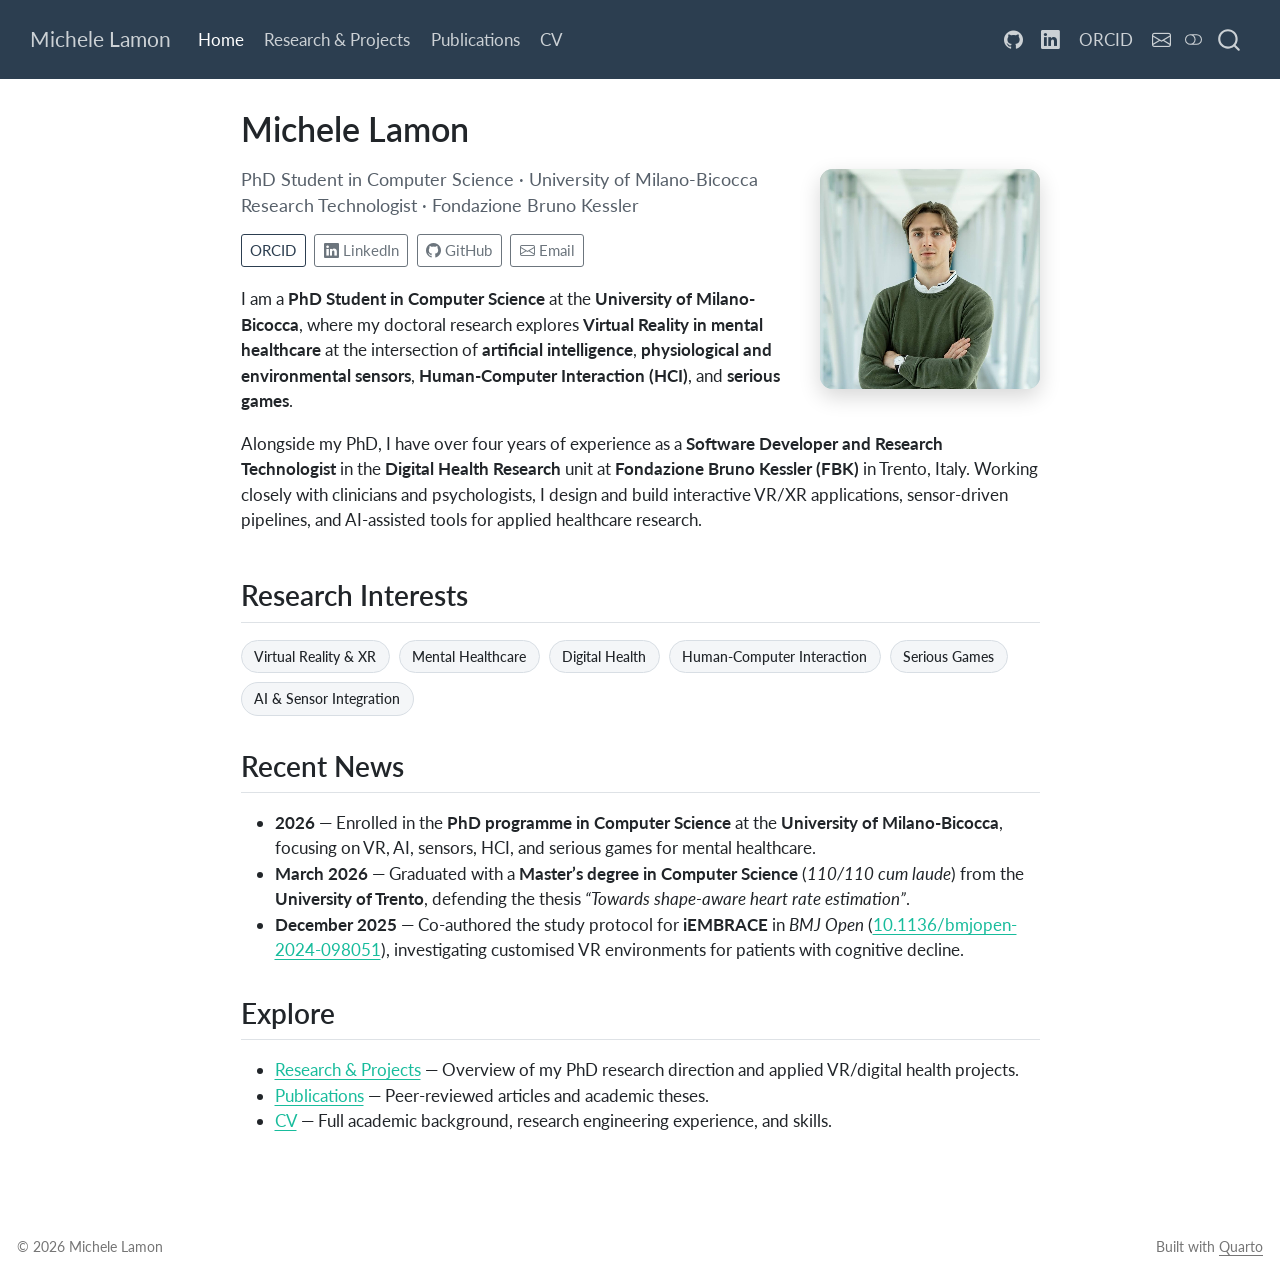
<file: index.html>
<!DOCTYPE html>
<html xmlns="http://www.w3.org/1999/xhtml" lang="en" xml:lang="en"><head>

<meta charset="utf-8">
<meta name="generator" content="quarto-1.11.9">

<meta name="viewport" content="width=device-width, initial-scale=1.0, user-scalable=yes">


<title>Michele Lamon</title>
<style>
/* Default styles provided by pandoc.
** See https://pandoc.org/MANUAL.html#variables-for-html for config info.
*/
span.smallcaps{font-variant: small-caps;}
div.columns{display: flex; gap: 1.5em;}
div.column{flex: auto;}
@media screen {
div.columns{gap: min(4vw, 1.5em);}
div.column{overflow-x: auto;}
}
div.hanging-indent{margin-left: 1.5em; text-indent: -1.5em;}
ul.task-list{list-style: none;}
ul.task-list li input[type="checkbox"] {
  width: 0.8em;
  margin: 0 0.8em 0.2em -1em; /* quarto-specific, see https://github.com/quarto-dev/quarto-cli/issues/4556 */ 
  vertical-align: middle;
}
</style>


<script src="site_libs/quarto-nav/quarto-nav.js"></script>
<script src="site_libs/quarto-nav/headroom.min.js"></script>
<script src="site_libs/clipboard/clipboard.min.js"></script>
<script src="site_libs/quarto-search/autocomplete.umd.js"></script>
<script src="site_libs/quarto-search/fuse.min.js"></script>
<script src="site_libs/quarto-search/quarto-search.js"></script>
<meta name="quarto:offset" content="./">
<script src="site_libs/quarto-html/quarto.js" type="module"></script>
<script src="site_libs/quarto-html/tabsets/tabsets.js" type="module"></script>
<script src="site_libs/quarto-html/scrollable-regions/scrollable-regions.js" type="module"></script>
<script src="site_libs/quarto-html/popper.min.js"></script>
<script src="site_libs/quarto-html/tippy.umd.min.js"></script>
<script src="site_libs/quarto-html/anchor.min.js"></script>
<link href="site_libs/quarto-html/tippy.css" rel="stylesheet">
<link href="site_libs/quarto-html/quarto-syntax-highlighting-63b5708e65d6cd79cd7618c58d0c21e7.css" rel="stylesheet" class="quarto-color-scheme" id="quarto-text-highlighting-styles">
<link href="site_libs/quarto-html/quarto-syntax-highlighting-dark-447e42e69aaa9833c0ba1b986f430b20.css" rel="stylesheet" class="quarto-color-scheme quarto-color-alternate" id="quarto-text-highlighting-styles">
<link href="site_libs/quarto-html/quarto-syntax-highlighting-63b5708e65d6cd79cd7618c58d0c21e7.css" rel="stylesheet" class="quarto-color-scheme-extra" id="quarto-text-highlighting-styles">
<script src="site_libs/bootstrap/bootstrap.min.js"></script>
<link href="site_libs/bootstrap/bootstrap-icons.css" rel="stylesheet">
<link href="site_libs/bootstrap/bootstrap-2204aace14fee31056958f356ac18f57.min.css" rel="stylesheet" append-hash="true" class="quarto-color-scheme" id="quarto-bootstrap" data-mode="light">
<link href="site_libs/bootstrap/bootstrap-dark-c1afb647e6504aed1ecd096a1ed45b6d.min.css" rel="stylesheet" append-hash="true" class="quarto-color-scheme quarto-color-alternate" id="quarto-bootstrap" data-mode="dark">
<link href="site_libs/bootstrap/bootstrap-2204aace14fee31056958f356ac18f57.min.css" rel="stylesheet" append-hash="true" class="quarto-color-scheme-extra" id="quarto-bootstrap" data-mode="light">
<script id="quarto-search-options" type="application/json">{
  "location": "navbar",
  "copy-button": false,
  "collapse-after": 3,
  "panel-placement": "end",
  "type": "overlay",
  "limit": 50,
  "keyboard-shortcut": [
    "f",
    "/",
    "s"
  ],
  "show-item-context": false,
  "language": {
    "search-no-results-text": "No results",
    "search-matching-documents-text": "matching documents",
    "search-copy-link-title": "Copy link to search",
    "search-hide-matches-text": "Hide additional matches",
    "search-more-match-text": "more match in this document",
    "search-more-matches-text": "more matches in this document",
    "search-clear-button-title": "Clear",
    "search-text-placeholder": "",
    "search-detached-cancel-button-title": "Cancel",
    "search-submit-button-title": "Submit",
    "search-label": "Search"
  }
}</script>
<style>html{ scroll-behavior: smooth; }</style>


<link rel="stylesheet" href="styles.css">
</head>

<body class="nav-fixed fullcontent quarto-light"><a id="quarto-skip-link" class="visually-hidden-focusable" href="#quarto-document-content">Skip to main content</a><script id="quarto-html-before-body" type="application/javascript">
    const toggleBodyColorMode = (bsSheetEl) => {
      const mode = bsSheetEl.getAttribute("data-mode");
      const bodyEl = window.document.querySelector("body");
      if (mode === "dark") {
        bodyEl.classList.add("quarto-dark");
        bodyEl.classList.remove("quarto-light");
      } else {
        bodyEl.classList.add("quarto-light");
        bodyEl.classList.remove("quarto-dark");
      }
    }
    const toggleBodyColorPrimary = () => {
      const bsSheetEl = window.document.querySelector("link#quarto-bootstrap:not([rel=disabled-stylesheet])");
      if (bsSheetEl) {
        toggleBodyColorMode(bsSheetEl);
      }
    }
    const setColorSchemeToggle = (alternate) => {
      const toggles = window.document.querySelectorAll('.quarto-color-scheme-toggle');
      for (let i=0; i < toggles.length; i++) {
        const toggle = toggles[i];
        if (toggle) {
          toggle.setAttribute("aria-checked", alternate ? "true" : "false");
          if (alternate) {
            toggle.classList.add("alternate");
          } else {
            toggle.classList.remove("alternate");
          }
        }
      }
    };
    const toggleColorMode = (alternate) => {
      // Switch the stylesheets
      const primaryStylesheets = window.document.querySelectorAll('link.quarto-color-scheme:not(.quarto-color-alternate)');
      const alternateStylesheets = window.document.querySelectorAll('link.quarto-color-scheme.quarto-color-alternate');
      manageTransitions('#quarto-margin-sidebar .nav-link', false);
      if (alternate) {
        // note: dark is layered on light, we don't disable primary!
        enableStylesheet(alternateStylesheets);
        for (const sheetNode of alternateStylesheets) {
          if (sheetNode.id === "quarto-bootstrap") {
            toggleBodyColorMode(sheetNode);
          }
        }
      } else {
        disableStylesheet(alternateStylesheets);
        enableStylesheet(primaryStylesheets)
        toggleBodyColorPrimary();
      }
      manageTransitions('#quarto-margin-sidebar .nav-link', true);
      // Switch the toggles
      setColorSchemeToggle(alternate)
    }
    // Hack to workaround the fact that safari doesn't
    // properly recolor the scrollbar when toggling (#1455).
    // Not run on load: stylesheets are set before first paint there, and
    // scrolling would undo the scroll to a URL fragment (#14973).
    // The one pixel nudge keeps the reader where they were.
    const refreshSafariScrollbar = () => {
      if (navigator.userAgent.indexOf('Safari') > 0 && navigator.userAgent.indexOf('Chrome') == -1) {
        manageTransitions("body", false);
        const scrollY = window.scrollY;
        window.scrollTo(0, scrollY > 0 ? scrollY - 1 : 1);
        setTimeout(() => {
          window.scrollTo(0, scrollY);
          manageTransitions("body", true);
        }, 40);
      }
    }
    const disableStylesheet = (stylesheets) => {
      for (let i=0; i < stylesheets.length; i++) {
        const stylesheet = stylesheets[i];
        stylesheet.rel = 'disabled-stylesheet';
      }
    }
    const enableStylesheet = (stylesheets) => {
      for (let i=0; i < stylesheets.length; i++) {
        const stylesheet = stylesheets[i];
        if(stylesheet.rel !== 'stylesheet') { // for Chrome, which will still FOUC without this check
          stylesheet.rel = 'stylesheet';
        }
      }
    }
    const manageTransitions = (selector, allowTransitions) => {
      const els = window.document.querySelectorAll(selector);
      for (let i=0; i < els.length; i++) {
        const el = els[i];
        if (allowTransitions) {
          el.classList.remove('notransition');
        } else {
          el.classList.add('notransition');
        }
      }
    }
    const isFileUrl = () => {
      return window.location.protocol === 'file:';
    }
    const hasAlternateSentinel = () => {
      let styleSentinel = getColorSchemeSentinel();
      if (styleSentinel !== null) {
        return styleSentinel === "alternate";
      } else {
        return false;
      }
    }
    const setStyleSentinel = (alternate) => {
      const value = alternate ? "alternate" : "default";
      if (!isFileUrl()) {
        window.localStorage.setItem("quarto-color-scheme", value);
      } else {
        localAlternateSentinel = value;
      }
    }
    const getColorSchemeSentinel = () => {
      if (!isFileUrl()) {
        const storageValue = window.localStorage.getItem("quarto-color-scheme");
        return storageValue != null ? storageValue : localAlternateSentinel;
      } else {
        return localAlternateSentinel;
      }
    }
    const toggleGiscusIfUsed = (isAlternate, darkModeDefault) => {
      const baseTheme = document.querySelector('#giscus-base-theme')?.value ?? 'light';
      const alternateTheme = document.querySelector('#giscus-alt-theme')?.value ?? 'dark';
      let newTheme = '';
      if(authorPrefersDark) {
        newTheme = isAlternate ? baseTheme : alternateTheme;
      } else {
        newTheme = isAlternate ? alternateTheme : baseTheme;
      }
      const changeGiscusTheme = () => {
        // From: https://github.com/giscus/giscus/issues/336
        const sendMessage = (message) => {
          const iframe = document.querySelector('iframe.giscus-frame');
          if (!iframe) return;
          iframe.contentWindow.postMessage({ giscus: message }, 'https://giscus.app');
        }
        sendMessage({
          setConfig: {
            theme: newTheme
          }
        });
      }
      const isGiscussLoaded = window.document.querySelector('iframe.giscus-frame') !== null;
      if (isGiscussLoaded) {
        changeGiscusTheme();
      }
    };
    const authorPrefersDark = false;
    const darkModeDefault = authorPrefersDark;
      document.querySelector('link#quarto-text-highlighting-styles.quarto-color-scheme-extra').rel = 'disabled-stylesheet';
      document.querySelector('link#quarto-bootstrap.quarto-color-scheme-extra').rel = 'disabled-stylesheet';
    let localAlternateSentinel = darkModeDefault ? 'alternate' : 'default';
    // Dark / light mode switch
    window.quartoToggleColorScheme = () => {
      // Read the current dark / light value
      let toAlternate = !hasAlternateSentinel();
      toggleColorMode(toAlternate);
      refreshSafariScrollbar();
      setStyleSentinel(toAlternate);
      toggleGiscusIfUsed(toAlternate, darkModeDefault);
      window.dispatchEvent(new Event('resize'));
    };
    // Switch to dark mode if need be
    if (hasAlternateSentinel()) {
      toggleColorMode(true);
    } else {
      toggleColorMode(false);
    }
  </script>

<div id="quarto-search-results"></div>
  <header id="quarto-header" class="headroom fixed-top">
    <nav class="navbar navbar-expand-lg " data-bs-theme="dark" aria-label="Site">
      <div class="navbar-container container-fluid">
      <div class="navbar-brand-container mx-auto">
    <a class="navbar-brand" href="./index.html">
    <span class="navbar-title">Michele Lamon</span>
    </a>
  </div>
          <button class="navbar-toggler" type="button" data-bs-toggle="collapse" data-bs-target="#navbarCollapse" aria-controls="navbarCollapse" aria-expanded="false" aria-label="Toggle navigation" onclick="if (window.quartoToggleHeadroom) { window.quartoToggleHeadroom(); }">
  <span class="navbar-toggler-icon"></span>
</button>
          <div class="collapse navbar-collapse" id="navbarCollapse">
            <ul class="navbar-nav navbar-nav-scroll me-auto">
  <li class="nav-item">
    <a class="nav-link active" href="./index.html" aria-current="page"> 
<span class="menu-text">Home</span></a>
  </li>  
  <li class="nav-item">
    <a class="nav-link" href="./research.html"> 
<span class="menu-text">Research &amp; Projects</span></a>
  </li>  
  <li class="nav-item">
    <a class="nav-link" href="./publications.html"> 
<span class="menu-text">Publications</span></a>
  </li>  
  <li class="nav-item">
    <a class="nav-link" href="./cv.html"> 
<span class="menu-text">CV</span></a>
  </li>  
</ul>
            <ul class="navbar-nav navbar-nav-scroll ms-auto">
  <li class="nav-item compact">
    <a class="nav-link" href="https://github.com/michelelamon"> <i class="bi bi-github" role="img" aria-label="GitHub">
</i> 
<span class="menu-text"></span></a>
  </li>  
  <li class="nav-item compact">
    <a class="nav-link" href="https://www.linkedin.com/in/michele-lamon/"> <i class="bi bi-linkedin" role="img" aria-label="LinkedIn">
</i> 
<span class="menu-text"></span></a>
  </li>  
  <li class="nav-item">
    <a class="nav-link" href="https://orcid.org/0009-0001-5500-6595"> 
<span class="menu-text">ORCID</span></a>
  </li>  
  <li class="nav-item compact">
    <a class="nav-link" href="mailto:mlamon@fbk.eu"> <i class="bi bi-envelope" role="img" aria-label="Email">
</i> 
<span class="menu-text"></span></a>
  </li>  
</ul>
          </div> <!-- /navcollapse -->
            <div class="quarto-navbar-tools">
  <button type="button" role="switch" aria-checked="false" class="quarto-color-scheme-toggle quarto-navigation-tool  px-1" onclick="window.quartoToggleColorScheme(); return false;" title="Toggle dark mode" aria-label="Toggle dark mode"><i class="bi"></i></button>
</div>
            <div id="quarto-search" class="" title="Search"></div>
      </div> <!-- /container-fluid -->
    </nav>
</header>
<!-- content -->
<div id="quarto-content" class="quarto-container page-columns page-rows-contents page-layout-article page-navbar">
<!-- sidebar -->
<!-- margin-sidebar -->
    
<!-- main -->
<main class="content" id="quarto-document-content" tabindex="-1">


<header id="title-block-header" class="quarto-title-block default">
<div class="quarto-title">
<h1 class="title">Michele Lamon</h1>
</div>



<div class="quarto-title-meta">

    
  
    
  </div>
  


</header>


<div class="profile-hero">
  <div class="profile-card-wrap">
    <div class="profile-card" data-depth="images/profile-depth.jpg">
      <img src="images/profile.jpg" alt="Portrait of Michele Lamon" class="profile-card-img">
      <canvas class="profile-card-canvas" aria-hidden="true"></canvas>
      <div class="profile-card-glare" aria-hidden="true"></div>
      <button type="button" class="profile-gyro-btn" hidden="" aria-label="Enable 3D gyroscope tilt">3D Tilt</button>
    </div>
  </div>
  <p class="profile-role">
    PhD Student in Computer Science · University of Milano-Bicocca<br>
    Research Technologist · Fondazione Bruno Kessler
  </p>
  <div class="profile-links">
    <a class="btn btn-sm btn-outline-primary" href="https://orcid.org/0009-0001-5500-6595" target="_blank" rel="noopener">ORCID</a>
    <a class="btn btn-sm btn-outline-secondary" href="https://www.linkedin.com/in/michele-lamon/" target="_blank" rel="noopener"><i class="bi bi-linkedin"></i> LinkedIn</a>
    <a class="btn btn-sm btn-outline-secondary" href="https://github.com/michelelamon" target="_blank" rel="noopener"><i class="bi bi-github"></i> GitHub</a>
    <a class="btn btn-sm btn-outline-secondary" href="mailto:mlamon@fbk.eu"><i class="bi bi-envelope"></i> Email</a>
  </div>
  <p>
    I am a <strong>PhD Student in Computer Science</strong> at the <strong>University of Milano-Bicocca</strong>, where my doctoral research explores <strong>Virtual Reality in mental healthcare</strong> at the intersection of <strong>artificial intelligence</strong>, <strong>physiological and environmental sensors</strong>, <strong>Human-Computer Interaction (HCI)</strong>, and <strong>serious games</strong>.
  </p>
  <p>
    Alongside my PhD, I have over four years of experience as a <strong>Software Developer and Research Technologist</strong> in the <strong>Digital Health Research</strong> unit at <strong>Fondazione Bruno Kessler (FBK)</strong> in Trento, Italy. Working closely with clinicians and psychologists, I design and build interactive VR/XR applications, sensor-driven pipelines, and AI-assisted tools for applied healthcare research.
  </p>
</div>
<script src="js/profile-3d.js" defer=""></script>
<section id="research-interests" class="level2">
<h2 class="anchored" data-anchor-id="research-interests">Research Interests</h2>
<div class="research-tags">
  <span class="research-tag">Virtual Reality &amp; XR</span>
  <span class="research-tag">Mental Healthcare</span>
  <span class="research-tag">Digital Health</span>
  <span class="research-tag">Human-Computer Interaction</span>
  <span class="research-tag">Serious Games</span>
  <span class="research-tag">AI &amp; Sensor Integration</span>
</div>
</section>
<section id="recent-news" class="level2">
<h2 class="anchored" data-anchor-id="recent-news">Recent News</h2>
<ul>
<li><strong>2026</strong> — Enrolled in the <strong>PhD programme in Computer Science</strong> at the <strong>University of Milano-Bicocca</strong>, focusing on VR, AI, sensors, HCI, and serious games for mental healthcare.</li>
<li><strong>March 2026</strong> — Graduated with a <strong>Master’s degree in Computer Science</strong> (<em>110/110 cum laude</em>) from the <strong>University of Trento</strong>, defending the thesis <em>“Towards shape-aware heart rate estimation”</em>.</li>
<li><strong>December 2025</strong> — Co-authored the study protocol for <strong>iEMBRACE</strong> in <em>BMJ Open</em> (<a href="https://doi.org/10.1136/bmjopen-2024-098051">10.1136/bmjopen-2024-098051</a>), investigating customised VR environments for patients with cognitive decline.</li>
</ul>
</section>
<section id="explore" class="level2">
<h2 class="anchored" data-anchor-id="explore">Explore</h2>
<ul>
<li><strong><a href="./research.html">Research &amp; Projects</a></strong> — Overview of my PhD research direction and applied VR/digital health projects.</li>
<li><strong><a href="./publications.html">Publications</a></strong> — Peer-reviewed articles and academic theses.</li>
<li><strong><a href="./cv.html">CV</a></strong> — Full academic background, research engineering experience, and skills.</li>
</ul>


</section>

</main> <!-- /main -->
<script id="quarto-html-after-body" type="application/javascript">
  window.document.addEventListener("DOMContentLoaded", function (event) {
    // Ensure there is a toggle, if there isn't float one in the top right
    if (window.document.querySelector('.quarto-color-scheme-toggle') === null) {
      const toggle = window.document.createElement('button');
      toggle.type = "button";
      toggle.setAttribute("role", "switch");
      toggle.setAttribute("aria-checked", "false");
      toggle.classList.add('top-right');
      toggle.classList.add('quarto-color-scheme-toggle');
      toggle.setAttribute("aria-label", "Toggle dark mode");
      toggle.onclick = function() { try { window.quartoToggleColorScheme(); } catch {} return false; };
      const i = window.document.createElement("i");
      i.classList.add('bi');
      toggle.appendChild(i);
      // Put the toggle in a landmark of its own, so that landmark navigation
      // can reach it.
      //
      // The container is always a fresh direct child of body, and the toggle is
      // never moved into page furniture that the theme or the author controls.
      // The toggle is positioned against the page, so any ancestor that
      // establishes a containing block captures it: a positioned element or a
      // grid for position: absolute, and transform, filter, will-change or
      // contain for position: fixed. A direct child of body has none of these
      // to inherit, and the shift when one appears is silent and visual.
      //
      // ARIA says a document should have at most one banner, and axe reports a
      // duplicate whether or not the banners carry distinct labels. So use a
      // header when the page has no banner yet, and a named region otherwise.
      //
      // A header is a banner wherever it sits, unless it is inside sectioning
      // content, so this cannot just look at the children of body: a custom
      // page layout wraps the title block header in a plain div. An explicit
      // role="banner" always counts.
      const sectioning = 'article, aside, main, nav, section, [role="article"], [role="complementary"], [role="main"], [role="navigation"], [role="region"]';
      const hasBanner = Array.from(
        window.document.querySelectorAll('header:not([role]), [role="banner"]')
      ).some(function(el) {
        return el.hasAttribute("role") || el.closest(sectioning) === null;
      });
      const container = window.document.createElement(hasBanner ? "div" : "header");
      if (hasBanner) {
        container.setAttribute("role", "region");
        container.setAttribute("aria-label", "Toggle dark mode");
      }
      container.classList.add('quarto-color-scheme-toggle-container');
      container.appendChild(toggle);
      window.document.body.appendChild(container);
    }
    setColorSchemeToggle(hasAlternateSentinel())
    const icon = "";
    const anchorJS = new window.AnchorJS();
    anchorJS.options = {
      placement: 'right',
      icon: icon
    };
    anchorJS.add('.anchored');
    const isCodeAnnotation = (el) => {
      for (const clz of el.classList) {
        if (clz.startsWith('code-annotation-')) {                     
          return true;
        }
      }
      return false;
    }
    const onCopySuccess = function(e) {
      // button target
      const button = e.trigger;
      // don't keep focus
      button.blur();
      // flash "checked"
      button.classList.add('code-copy-button-checked');
      var currentTitle = button.getAttribute("title");
      button.setAttribute("title", "Copied!");
      let tooltip;
      if (window.bootstrap) {
        button.setAttribute("data-bs-toggle", "tooltip");
        button.setAttribute("data-bs-placement", "left");
        button.setAttribute("data-bs-title", "Copied!");
        tooltip = new bootstrap.Tooltip(button, 
          { trigger: "manual", 
            customClass: "code-copy-button-tooltip",
            offset: [0, -8]});
        tooltip.show();    
      }
      setTimeout(function() {
        if (tooltip) {
          tooltip.hide();
          button.removeAttribute("data-bs-title");
          button.removeAttribute("data-bs-toggle");
          button.removeAttribute("data-bs-placement");
        }
        button.setAttribute("title", currentTitle);
        button.classList.remove('code-copy-button-checked');
      }, 1000);
      // clear code selection
      e.clearSelection();
    }
    const getTextToCopy = function(trigger) {
      const outerScaffold = trigger.parentElement.cloneNode(true);
      const codeEl = outerScaffold.querySelector('code');
      for (const childEl of codeEl.children) {
        if (isCodeAnnotation(childEl)) {
          childEl.remove();
        }
      }
      return codeEl.innerText;
    }
    const clipboard = new window.ClipboardJS('.code-copy-button:not([data-in-quarto-modal])', {
      text: getTextToCopy
    });
    clipboard.on('success', onCopySuccess);
    if (window.document.getElementById('quarto-embedded-source-code-modal')) {
      const clipboardModal = new window.ClipboardJS('.code-copy-button[data-in-quarto-modal]', {
        text: getTextToCopy,
        container: window.document.getElementById('quarto-embedded-source-code-modal')
      });
      clipboardModal.on('success', onCopySuccess);
    }
      var localhostRegex = new RegExp(/^(?:http|https):\/\/localhost\:?[0-9]*\//);
      var mailtoRegex = new RegExp(/^mailto:/);
        var filterRegex = new RegExp("https:\/\/michelelamon\.github\.io");
      const newWindowLabel = "(opens in a new tab)";
      const newWindowNoteId = "quarto-ext-newwindow-label";
      // Links reference one hidden label through aria-describedby, so the
      // announcement never changes their accessible name.
      var describeNewWindow = (link) => {
        if (!window.document.getElementById(newWindowNoteId)) {
          var newWindowNote = window.document.createElement("span");
          newWindowNote.id = newWindowNoteId;
          newWindowNote.hidden = true;
          newWindowNote.textContent = newWindowLabel;
          window.document.body.appendChild(newWindowNote);
        }
        var describedBy = (link.getAttribute("aria-describedby") || "").split(/\s+/).filter(Boolean);
        if (!describedBy.includes(newWindowNoteId)) {
          describedBy.push(newWindowNoteId);
          link.setAttribute("aria-describedby", describedBy.join(" "));
        }
      }
      var isInternal = (href) => {
          return filterRegex.test(href) || localhostRegex.test(href) || mailtoRegex.test(href);
      }
      // Inspect non-navigation links and adorn them if external
      window.quartoDecorateExternalLinks = function (root) {
     var links = (root || window.document).querySelectorAll('a[href]:not(.nav-link):not(.navbar-brand):not(.toc-action):not(.sidebar-link):not(.sidebar-item-toggle):not(.pagination-link):not(.no-external):not([aria-hidden]):not(.dropdown-item):not(.quarto-navigation-tool):not(.about-link)');
      for (var i=0; i<links.length; i++) {
        const link = links[i];
        if (!isInternal(link.href)) {
          // undo the damage that might have been done by quarto-nav.js in the case of
          // links that we want to consider external
          if (link.dataset.originalHref !== undefined) {
            link.href = link.dataset.originalHref;
          }
            // target, if specified
            link.setAttribute("target", "_blank");
            if (link.getAttribute("rel") === null) {
              link.setAttribute("rel", "noopener");
            }
            describeNewWindow(link);
          if (!link.classList.contains('no-external-icon')) {
          }
        }
      }
      };
      window.quartoDecorateExternalLinks(window.document);
    // Esc closes the popup (WCAG 1.4.13) and focus leaving both trigger and
    // popup closes it (WCAG 2.4.11); tippy handles neither for interactive popups.
    const hideOnEscAndFocusOut = {
      name: 'hideOnEscAndFocusOut',
      defaultValue: true,
      fn(instance) {
        const dismiss = () => {
          // A show scheduled by the trigger delay would otherwise reopen it
          instance.clearDelayTimeouts();
          instance.hide();
        };
        const onKeyDown = (event) => {
          if (event.key !== 'Escape') {
            return;
          }
          // Keep Esc from also reaching page handlers (e.g. reveal.js overview),
          // except an open reveal.js slide menu, which Esc should close too.
          // The menu handles keys only when its keyboard option is on.
          const menuHandlesEsc = window.Reveal?.getPlugin?.('menu')?.isOpen() &&
            window.Reveal.getConfig().menu?.keyboard !== false;
          if (!menuHandlesEsc) {
            event.stopPropagation();
          }
          if (instance.popper.contains(window.document.activeElement)) {
            // Disabled while refocusing so the focus trigger does not reopen it
            instance.disable();
            instance.reference.focus();
            instance.enable();
          }
          dismiss();
        };
        const onFocusOut = (event) => {
          const target = event.relatedTarget;
          if (target && !instance.reference.contains(target) &&
              !instance.popper.contains(target)) {
            dismiss();
          }
        };
        // On the trigger too: a click trigger (code-annotations: select) has no
        // blur handling. Attached for the instance's lifetime so leaving the
        // trigger also cancels a show still pending on the trigger delay.
        instance.reference.addEventListener('focusout', onFocusOut);
        return {
          onShow() {
            window.document.addEventListener('keydown', onKeyDown, true);
            instance.popper.addEventListener('focusout', onFocusOut);
          },
          onHide() {
            window.document.removeEventListener('keydown', onKeyDown, true);
            instance.popper.removeEventListener('focusout', onFocusOut);
          },
          onDestroy() {
            instance.reference.removeEventListener('focusout', onFocusOut);
          },
        };
      },
    };
    function tippyHover(el, contentFn, onTriggerFn, onUntriggerFn) {
      const config = {
        allowHTML: true,
        maxWidth: 500,
        delay: 100,
        arrow: false,
        appendTo: function(el) {
            return el.parentElement;
        },
        interactive: true,
        interactiveBorder: 10,
        theme: 'quarto',
        placement: 'bottom-start',
        plugins: [hideOnEscAndFocusOut],
      };
      if (contentFn) {
        config.content = contentFn;
      }
      if (onTriggerFn) {
        config.onTrigger = onTriggerFn;
      }
      if (onUntriggerFn) {
        config.onUntrigger = onUntriggerFn;
      }
      window.tippy(el, config); 
    }
    const noterefs = window.document.querySelectorAll('a[role="doc-noteref"]');
    for (var i=0; i<noterefs.length; i++) {
      const ref = noterefs[i];
      tippyHover(ref, function() {
        // use id or data attribute instead here
        let href = ref.getAttribute('data-footnote-href') || ref.getAttribute('href');
        try { href = new URL(href).hash; } catch {}
        const id = href.replace(/^#\/?/, "");
        const note = window.document.getElementById(id);
        if (note) {
          return note.innerHTML;
        } else {
          return "";
        }
      });
    }
    const xrefs = window.document.querySelectorAll('a.quarto-xref');
    const processXRef = (id, note) => {
      // Strip column container classes
      const stripColumnClz = (el) => {
        el.classList.remove("page-full", "page-columns");
        if (el.children) {
          for (const child of el.children) {
            stripColumnClz(child);
          }
        }
      }
      stripColumnClz(note)
      if (id === null || id.startsWith('sec-')) {
        // Special case sections, only their first couple elements
        const container = document.createElement("div");
        if (note.children && note.children.length > 2) {
          container.appendChild(note.children[0].cloneNode(true));
          for (let i = 1; i < note.children.length; i++) {
            const child = note.children[i];
            if (child.tagName === "P" && child.innerText === "") {
              continue;
            } else {
              container.appendChild(child.cloneNode(true));
              break;
            }
          }
          if (window.Quarto?.typesetMath) {
            window.Quarto.typesetMath(container);
          }
          return container.innerHTML
        } else {
          if (window.Quarto?.typesetMath) {
            window.Quarto.typesetMath(note);
          }
          return note.innerHTML;
        }
      } else {
        // Remove any anchor links if they are present
        const anchorLink = note.querySelector('a.anchorjs-link');
        if (anchorLink) {
          anchorLink.remove();
        }
        if (window.Quarto?.typesetMath) {
          window.Quarto.typesetMath(note);
        }
        if (note.classList.contains("callout")) {
          return note.outerHTML;
        } else {
          return note.innerHTML;
        }
      }
    }
    for (var i=0; i<xrefs.length; i++) {
      const xref = xrefs[i];
      tippyHover(xref, undefined, function(instance) {
        instance.disable();
        let url = xref.getAttribute('href');
        let hash = undefined; 
        if (url.startsWith('#')) {
          hash = url;
        } else {
          try { hash = new URL(url).hash; } catch {}
        }
        if (hash) {
          const id = hash.replace(/^#\/?/, "");
          const note = window.document.getElementById(id);
          if (note !== null) {
            try {
              const html = processXRef(id, note.cloneNode(true));
              instance.setContent(html);
            } finally {
              instance.enable();
              instance.show();
            }
          } else {
            // See if we can fetch this
            fetch(url.split('#')[0])
            .then(res => res.text())
            .then(html => {
              const parser = new DOMParser();
              const htmlDoc = parser.parseFromString(html, "text/html");
              const note = htmlDoc.getElementById(id);
              if (note !== null) {
                const html = processXRef(id, note);
                instance.setContent(html);
              } 
            }).finally(() => {
              instance.enable();
              instance.show();
            });
          }
        } else {
          // See if we can fetch a full url (with no hash to target)
          // This is a special case and we should probably do some content thinning / targeting
          fetch(url)
          .then(res => res.text())
          .then(html => {
            const parser = new DOMParser();
            const htmlDoc = parser.parseFromString(html, "text/html");
            const note = htmlDoc.querySelector('main.content');
            if (note !== null) {
              // This should only happen for chapter cross references
              // (since there is no id in the URL)
              // remove the first header
              if (note.children.length > 0 && note.children[0].tagName === "HEADER") {
                note.children[0].remove();
              }
              const html = processXRef(null, note);
              instance.setContent(html);
            } 
          }).finally(() => {
            instance.enable();
            instance.show();
          });
        }
      }, function(instance) {
      });
    }
        let selectedAnnoteEl;
        const selectorForAnnotation = ( cell, annotation) => {
          let cellAttr = 'data-code-cell="' + cell + '"';
          let lineAttr = 'data-code-annotation="' +  annotation + '"';
          const selector = 'span[' + cellAttr + '][' + lineAttr + ']';
          return selector;
        }
        const selectCodeLines = (annoteEl) => {
          const doc = window.document;
          const targetCell = annoteEl.getAttribute("data-target-cell");
          const targetAnnotation = annoteEl.getAttribute("data-target-annotation");
          const annoteSpan = window.document.querySelector(selectorForAnnotation(targetCell, targetAnnotation));
          const lines = annoteSpan.getAttribute("data-code-lines").split(",");
          const lineIds = lines.map((line) => {
            return targetCell + "-" + line;
          })
          // Each band is positioned against its own containing block, which is
          // not the offsetParent of the lines, so place it from client rects.
          const placeBand = (band, firstEl, lastEl, codeBlock) => {
            const container = band.offsetParent;
            if (container === null) {
              return;
            }
            const containerRect = container.getBoundingClientRect();
            // Reveal.js scales slides with a transform, so convert client
            // pixels back to the CSS pixels of the container.
            const scale = containerRect.height / container.offsetHeight || 1;
            const firstRect = firstEl.getBoundingClientRect();
            const lastRect = lastEl.getBoundingClientRect();
            const top = (firstRect.top - containerRect.top) / scale - container.clientTop + container.scrollTop;
            const height = (lastRect.bottom - firstRect.top) / scale;
            band.style.top = top - 2 + "px";
            band.style.height = height + 4 + "px";
            if (codeBlock) {
              // Without the copy button wrapper, the containing block is wider
              // than the code block, so span the code block explicitly.
              const blockRect = codeBlock.getBoundingClientRect();
              band.style.left = (blockRect.left - containerRect.left) / scale - container.clientLeft + container.scrollLeft + "px";
              band.style.width = blockRect.width / scale + "px";
            }
          };
          if (lineIds.length > 0) {
            const el = window.document.getElementById(lineIds[0]);
            const lastEl = window.document.getElementById(lineIds[lineIds.length - 1]);
            const parent = el.parentElement.parentElement;
            // cook up a div (if necessary) and position it
            let div = window.document.getElementById("code-annotation-line-highlight");
            if (div === null) {
              div = window.document.createElement("div");
              div.setAttribute("id", "code-annotation-line-highlight");
              div.style.position = 'absolute';
              parent.appendChild(div);
            }
            placeBand(div, el, lastEl, parent.closest("div.sourceCode") || parent);
            let gutterDiv = window.document.getElementById("code-annotation-line-highlight-gutter");
            if (gutterDiv === null) {
              gutterDiv = window.document.createElement("div");
              gutterDiv.setAttribute("id", "code-annotation-line-highlight-gutter");
              gutterDiv.style.position = 'absolute';
              const codeCell = window.document.getElementById(targetCell);
              const gutter = codeCell.querySelector('.code-annotation-gutter');
              gutter.appendChild(gutterDiv);
            }
            placeBand(gutterDiv, el, lastEl);
            selectedAnnoteEl = annoteEl;
          }
        };
        const unselectCodeLines = () => {
          const elementsIds = ["code-annotation-line-highlight", "code-annotation-line-highlight-gutter"];
          elementsIds.forEach((elId) => {
            const div = window.document.getElementById(elId);
            if (div) {
              div.remove();
            }
          });
          selectedAnnoteEl = undefined;
        };
          // Handle positioning of the toggle
      window.addEventListener(
        "resize",
        throttle(() => {
          elRect = undefined;
          if (selectedAnnoteEl) {
            selectCodeLines(selectedAnnoteEl);
          }
        }, 10)
      );
      function throttle(fn, ms) {
      let throttle = false;
      let timer;
        return (...args) => {
          if(!throttle) { // first call gets through
              fn.apply(this, args);
              throttle = true;
          } else { // all the others get throttled
              if(timer) clearTimeout(timer); // cancel #2
              timer = setTimeout(() => {
                fn.apply(this, args);
                timer = throttle = false;
              }, ms);
          }
        };
      }
        // Attach click handler to the DT
        const annoteDls = window.document.querySelectorAll('dt[data-target-cell]');
        for (const annoteDlNode of annoteDls) {
          annoteDlNode.addEventListener('click', (event) => {
            const clickedEl = event.target;
            if (clickedEl !== selectedAnnoteEl) {
              unselectCodeLines();
              const activeEl = window.document.querySelector('dt[data-target-cell].code-annotation-active');
              if (activeEl) {
                activeEl.classList.remove('code-annotation-active');
              }
              selectCodeLines(clickedEl);
              clickedEl.classList.add('code-annotation-active');
            } else {
              // Unselect the line
              unselectCodeLines();
              clickedEl.classList.remove('code-annotation-active');
            }
          });
        }
    const findCites = (el) => {
      const parentEl = el.parentElement;
      if (parentEl) {
        const cites = parentEl.dataset.cites;
        if (cites) {
          return {
            el,
            cites: cites.split(' ')
          };
        } else {
          return findCites(el.parentElement)
        }
      } else {
        return undefined;
      }
    };
    var bibliorefs = window.document.querySelectorAll('a[role="doc-biblioref"]');
    for (var i=0; i<bibliorefs.length; i++) {
      const ref = bibliorefs[i];
      const citeInfo = findCites(ref);
      if (citeInfo) {
        tippyHover(citeInfo.el, function() {
          var popup = window.document.createElement('div');
          citeInfo.cites.forEach(function(cite) {
            var citeDiv = window.document.createElement('div');
            citeDiv.classList.add('hanging-indent');
            citeDiv.classList.add('csl-entry');
            var biblioDiv = window.document.getElementById('ref-' + cite);
            if (biblioDiv) {
              citeDiv.innerHTML = biblioDiv.innerHTML;
            }
            popup.appendChild(citeDiv);
          });
          return popup.innerHTML;
        });
      }
    }
  });
  </script>
  <script type="application/javascript">
  window.quartoScrollableRegionsLabels = {"code":"Scrollable code","output":"Scrollable output"};
  </script>
</div> <!-- /content -->
<footer class="footer">
  <div class="nav-footer">
    <div class="nav-footer-left">
<p>© 2026 Michele Lamon</p>
</div>   
    <div class="nav-footer-center">
      &nbsp;
    </div>
    <div class="nav-footer-right">
<p>Built with <a href="https://quarto.org/">Quarto</a></p>
</div>
  </div>
</footer>




<script src="site_libs/quarto-html/zenscroll-min.js"></script>
</body></html>
</file>
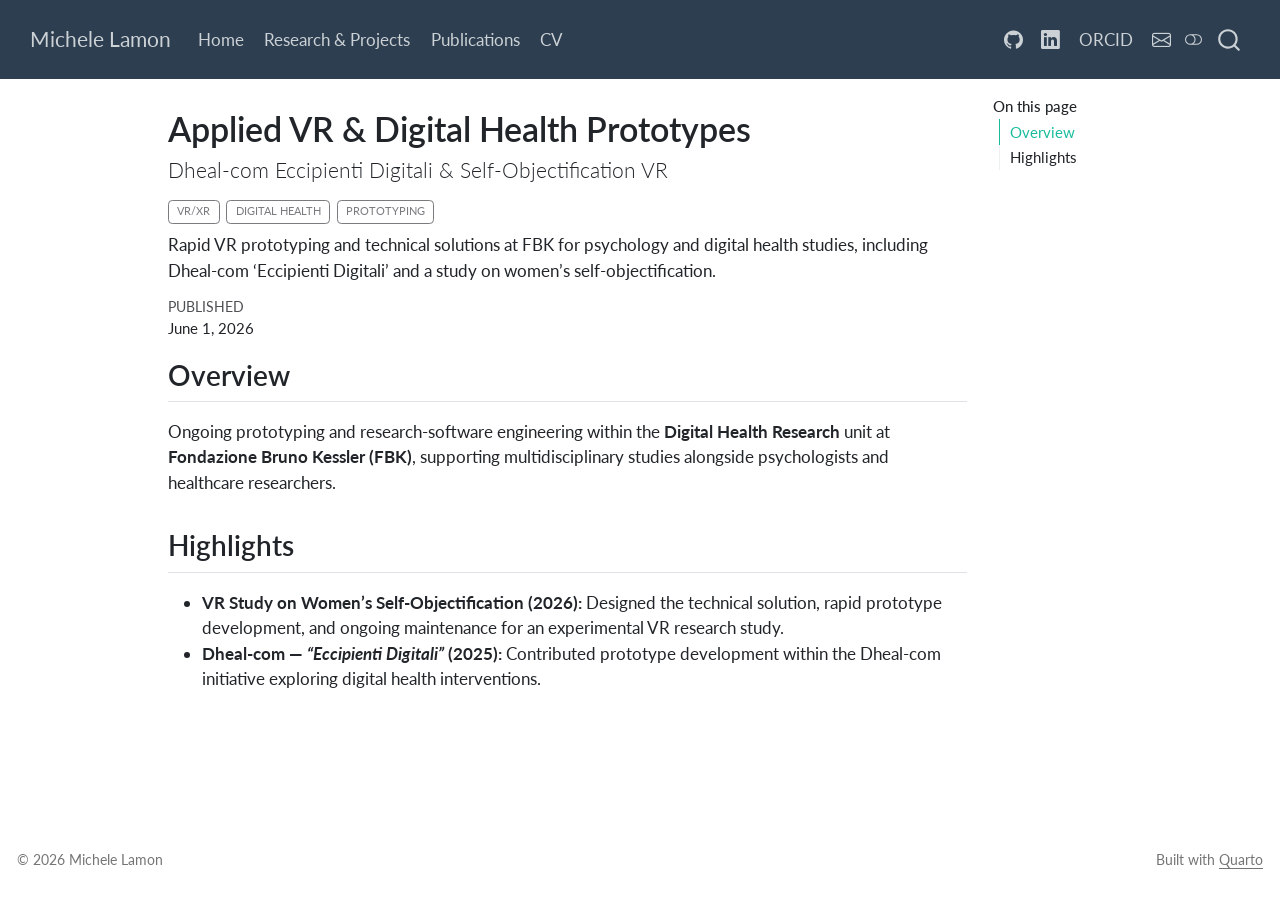
<file: projects/digital-health-prototypes/index.html>
<!DOCTYPE html>
<html xmlns="http://www.w3.org/1999/xhtml" lang="en" xml:lang="en"><head>

<meta charset="utf-8">
<meta name="generator" content="quarto-1.11.9">

<meta name="viewport" content="width=device-width, initial-scale=1.0, user-scalable=yes">

<meta name="dcterms.date" content="2026-06-01">
<meta name="description" content="Rapid VR prototyping and technical solutions at FBK for psychology and digital health studies, including Dheal-com ‘Eccipienti Digitali’ and a study on women’s self-objectification.">

<title>Applied VR &amp; Digital Health Prototypes – Michele Lamon</title>
<style>
/* Default styles provided by pandoc.
** See https://pandoc.org/MANUAL.html#variables-for-html for config info.
*/
span.smallcaps{font-variant: small-caps;}
div.columns{display: flex; gap: 1.5em;}
div.column{flex: auto;}
@media screen {
div.columns{gap: min(4vw, 1.5em);}
div.column{overflow-x: auto;}
}
div.hanging-indent{margin-left: 1.5em; text-indent: -1.5em;}
ul.task-list{list-style: none;}
ul.task-list li input[type="checkbox"] {
  width: 0.8em;
  margin: 0 0.8em 0.2em -1em; /* quarto-specific, see https://github.com/quarto-dev/quarto-cli/issues/4556 */ 
  vertical-align: middle;
}
</style>


<script src="../../site_libs/quarto-nav/quarto-nav.js"></script>
<script src="../../site_libs/quarto-nav/headroom.min.js"></script>
<script src="../../site_libs/clipboard/clipboard.min.js"></script>
<script src="../../site_libs/quarto-search/autocomplete.umd.js"></script>
<script src="../../site_libs/quarto-search/fuse.min.js"></script>
<script src="../../site_libs/quarto-search/quarto-search.js"></script>
<meta name="quarto:offset" content="../../">
<script src="../../site_libs/quarto-html/quarto.js" type="module"></script>
<script src="../../site_libs/quarto-html/tabsets/tabsets.js" type="module"></script>
<script src="../../site_libs/quarto-html/scrollable-regions/scrollable-regions.js" type="module"></script>
<script src="../../site_libs/quarto-html/popper.min.js"></script>
<script src="../../site_libs/quarto-html/tippy.umd.min.js"></script>
<script src="../../site_libs/quarto-html/anchor.min.js"></script>
<link href="../../site_libs/quarto-html/tippy.css" rel="stylesheet">
<link href="../../site_libs/quarto-html/quarto-syntax-highlighting-63b5708e65d6cd79cd7618c58d0c21e7.css" rel="stylesheet" class="quarto-color-scheme" id="quarto-text-highlighting-styles">
<link href="../../site_libs/quarto-html/quarto-syntax-highlighting-dark-447e42e69aaa9833c0ba1b986f430b20.css" rel="stylesheet" class="quarto-color-scheme quarto-color-alternate" id="quarto-text-highlighting-styles">
<link href="../../site_libs/quarto-html/quarto-syntax-highlighting-63b5708e65d6cd79cd7618c58d0c21e7.css" rel="stylesheet" class="quarto-color-scheme-extra" id="quarto-text-highlighting-styles">
<script src="../../site_libs/bootstrap/bootstrap.min.js"></script>
<link href="../../site_libs/bootstrap/bootstrap-icons.css" rel="stylesheet">
<link href="../../site_libs/bootstrap/bootstrap-2204aace14fee31056958f356ac18f57.min.css" rel="stylesheet" append-hash="true" class="quarto-color-scheme" id="quarto-bootstrap" data-mode="light">
<link href="../../site_libs/bootstrap/bootstrap-dark-c1afb647e6504aed1ecd096a1ed45b6d.min.css" rel="stylesheet" append-hash="true" class="quarto-color-scheme quarto-color-alternate" id="quarto-bootstrap" data-mode="dark">
<link href="../../site_libs/bootstrap/bootstrap-2204aace14fee31056958f356ac18f57.min.css" rel="stylesheet" append-hash="true" class="quarto-color-scheme-extra" id="quarto-bootstrap" data-mode="light">
<script id="quarto-search-options" type="application/json">{
  "location": "navbar",
  "copy-button": false,
  "collapse-after": 3,
  "panel-placement": "end",
  "type": "overlay",
  "limit": 50,
  "keyboard-shortcut": [
    "f",
    "/",
    "s"
  ],
  "show-item-context": false,
  "language": {
    "search-no-results-text": "No results",
    "search-matching-documents-text": "matching documents",
    "search-copy-link-title": "Copy link to search",
    "search-hide-matches-text": "Hide additional matches",
    "search-more-match-text": "more match in this document",
    "search-more-matches-text": "more matches in this document",
    "search-clear-button-title": "Clear",
    "search-text-placeholder": "",
    "search-detached-cancel-button-title": "Cancel",
    "search-submit-button-title": "Submit",
    "search-label": "Search"
  }
}</script>
<style>html{ scroll-behavior: smooth; }</style>


<link rel="stylesheet" href="../../styles.css">
</head>

<body class="nav-fixed quarto-light"><a id="quarto-skip-link" class="visually-hidden-focusable" href="#quarto-document-content">Skip to main content</a><script id="quarto-html-before-body" type="application/javascript">
    const toggleBodyColorMode = (bsSheetEl) => {
      const mode = bsSheetEl.getAttribute("data-mode");
      const bodyEl = window.document.querySelector("body");
      if (mode === "dark") {
        bodyEl.classList.add("quarto-dark");
        bodyEl.classList.remove("quarto-light");
      } else {
        bodyEl.classList.add("quarto-light");
        bodyEl.classList.remove("quarto-dark");
      }
    }
    const toggleBodyColorPrimary = () => {
      const bsSheetEl = window.document.querySelector("link#quarto-bootstrap:not([rel=disabled-stylesheet])");
      if (bsSheetEl) {
        toggleBodyColorMode(bsSheetEl);
      }
    }
    const setColorSchemeToggle = (alternate) => {
      const toggles = window.document.querySelectorAll('.quarto-color-scheme-toggle');
      for (let i=0; i < toggles.length; i++) {
        const toggle = toggles[i];
        if (toggle) {
          toggle.setAttribute("aria-checked", alternate ? "true" : "false");
          if (alternate) {
            toggle.classList.add("alternate");
          } else {
            toggle.classList.remove("alternate");
          }
        }
      }
    };
    const toggleColorMode = (alternate) => {
      // Switch the stylesheets
      const primaryStylesheets = window.document.querySelectorAll('link.quarto-color-scheme:not(.quarto-color-alternate)');
      const alternateStylesheets = window.document.querySelectorAll('link.quarto-color-scheme.quarto-color-alternate');
      manageTransitions('#quarto-margin-sidebar .nav-link', false);
      if (alternate) {
        // note: dark is layered on light, we don't disable primary!
        enableStylesheet(alternateStylesheets);
        for (const sheetNode of alternateStylesheets) {
          if (sheetNode.id === "quarto-bootstrap") {
            toggleBodyColorMode(sheetNode);
          }
        }
      } else {
        disableStylesheet(alternateStylesheets);
        enableStylesheet(primaryStylesheets)
        toggleBodyColorPrimary();
      }
      manageTransitions('#quarto-margin-sidebar .nav-link', true);
      // Switch the toggles
      setColorSchemeToggle(alternate)
    }
    // Hack to workaround the fact that safari doesn't
    // properly recolor the scrollbar when toggling (#1455).
    // Not run on load: stylesheets are set before first paint there, and
    // scrolling would undo the scroll to a URL fragment (#14973).
    // The one pixel nudge keeps the reader where they were.
    const refreshSafariScrollbar = () => {
      if (navigator.userAgent.indexOf('Safari') > 0 && navigator.userAgent.indexOf('Chrome') == -1) {
        manageTransitions("body", false);
        const scrollY = window.scrollY;
        window.scrollTo(0, scrollY > 0 ? scrollY - 1 : 1);
        setTimeout(() => {
          window.scrollTo(0, scrollY);
          manageTransitions("body", true);
        }, 40);
      }
    }
    const disableStylesheet = (stylesheets) => {
      for (let i=0; i < stylesheets.length; i++) {
        const stylesheet = stylesheets[i];
        stylesheet.rel = 'disabled-stylesheet';
      }
    }
    const enableStylesheet = (stylesheets) => {
      for (let i=0; i < stylesheets.length; i++) {
        const stylesheet = stylesheets[i];
        if(stylesheet.rel !== 'stylesheet') { // for Chrome, which will still FOUC without this check
          stylesheet.rel = 'stylesheet';
        }
      }
    }
    const manageTransitions = (selector, allowTransitions) => {
      const els = window.document.querySelectorAll(selector);
      for (let i=0; i < els.length; i++) {
        const el = els[i];
        if (allowTransitions) {
          el.classList.remove('notransition');
        } else {
          el.classList.add('notransition');
        }
      }
    }
    const isFileUrl = () => {
      return window.location.protocol === 'file:';
    }
    const hasAlternateSentinel = () => {
      let styleSentinel = getColorSchemeSentinel();
      if (styleSentinel !== null) {
        return styleSentinel === "alternate";
      } else {
        return false;
      }
    }
    const setStyleSentinel = (alternate) => {
      const value = alternate ? "alternate" : "default";
      if (!isFileUrl()) {
        window.localStorage.setItem("quarto-color-scheme", value);
      } else {
        localAlternateSentinel = value;
      }
    }
    const getColorSchemeSentinel = () => {
      if (!isFileUrl()) {
        const storageValue = window.localStorage.getItem("quarto-color-scheme");
        return storageValue != null ? storageValue : localAlternateSentinel;
      } else {
        return localAlternateSentinel;
      }
    }
    const toggleGiscusIfUsed = (isAlternate, darkModeDefault) => {
      const baseTheme = document.querySelector('#giscus-base-theme')?.value ?? 'light';
      const alternateTheme = document.querySelector('#giscus-alt-theme')?.value ?? 'dark';
      let newTheme = '';
      if(authorPrefersDark) {
        newTheme = isAlternate ? baseTheme : alternateTheme;
      } else {
        newTheme = isAlternate ? alternateTheme : baseTheme;
      }
      const changeGiscusTheme = () => {
        // From: https://github.com/giscus/giscus/issues/336
        const sendMessage = (message) => {
          const iframe = document.querySelector('iframe.giscus-frame');
          if (!iframe) return;
          iframe.contentWindow.postMessage({ giscus: message }, 'https://giscus.app');
        }
        sendMessage({
          setConfig: {
            theme: newTheme
          }
        });
      }
      const isGiscussLoaded = window.document.querySelector('iframe.giscus-frame') !== null;
      if (isGiscussLoaded) {
        changeGiscusTheme();
      }
    };
    const authorPrefersDark = false;
    const darkModeDefault = authorPrefersDark;
      document.querySelector('link#quarto-text-highlighting-styles.quarto-color-scheme-extra').rel = 'disabled-stylesheet';
      document.querySelector('link#quarto-bootstrap.quarto-color-scheme-extra').rel = 'disabled-stylesheet';
    let localAlternateSentinel = darkModeDefault ? 'alternate' : 'default';
    // Dark / light mode switch
    window.quartoToggleColorScheme = () => {
      // Read the current dark / light value
      let toAlternate = !hasAlternateSentinel();
      toggleColorMode(toAlternate);
      refreshSafariScrollbar();
      setStyleSentinel(toAlternate);
      toggleGiscusIfUsed(toAlternate, darkModeDefault);
      window.dispatchEvent(new Event('resize'));
    };
    // Switch to dark mode if need be
    if (hasAlternateSentinel()) {
      toggleColorMode(true);
    } else {
      toggleColorMode(false);
    }
  </script>

<div id="quarto-search-results"></div>
  <header id="quarto-header" class="headroom fixed-top">
    <nav class="navbar navbar-expand-lg " data-bs-theme="dark" aria-label="Site">
      <div class="navbar-container container-fluid">
      <div class="navbar-brand-container mx-auto">
    <a class="navbar-brand" href="../../index.html">
    <span class="navbar-title">Michele Lamon</span>
    </a>
  </div>
          <button class="navbar-toggler" type="button" data-bs-toggle="collapse" data-bs-target="#navbarCollapse" aria-controls="navbarCollapse" aria-expanded="false" aria-label="Toggle navigation" onclick="if (window.quartoToggleHeadroom) { window.quartoToggleHeadroom(); }">
  <span class="navbar-toggler-icon"></span>
</button>
          <div class="collapse navbar-collapse" id="navbarCollapse">
            <ul class="navbar-nav navbar-nav-scroll me-auto">
  <li class="nav-item">
    <a class="nav-link" href="../../index.html"> 
<span class="menu-text">Home</span></a>
  </li>  
  <li class="nav-item">
    <a class="nav-link" href="../../research.html"> 
<span class="menu-text">Research &amp; Projects</span></a>
  </li>  
  <li class="nav-item">
    <a class="nav-link" href="../../publications.html"> 
<span class="menu-text">Publications</span></a>
  </li>  
  <li class="nav-item">
    <a class="nav-link" href="../../cv.html"> 
<span class="menu-text">CV</span></a>
  </li>  
</ul>
            <ul class="navbar-nav navbar-nav-scroll ms-auto">
  <li class="nav-item compact">
    <a class="nav-link" href="https://github.com/michelelamon"> <i class="bi bi-github" role="img" aria-label="GitHub">
</i> 
<span class="menu-text"></span></a>
  </li>  
  <li class="nav-item compact">
    <a class="nav-link" href="https://www.linkedin.com/in/michele-lamon/"> <i class="bi bi-linkedin" role="img" aria-label="LinkedIn">
</i> 
<span class="menu-text"></span></a>
  </li>  
  <li class="nav-item">
    <a class="nav-link" href="https://orcid.org/0009-0001-5500-6595"> 
<span class="menu-text">ORCID</span></a>
  </li>  
  <li class="nav-item compact">
    <a class="nav-link" href="mailto:mlamon@fbk.eu"> <i class="bi bi-envelope" role="img" aria-label="Email">
</i> 
<span class="menu-text"></span></a>
  </li>  
</ul>
          </div> <!-- /navcollapse -->
            <div class="quarto-navbar-tools">
  <button type="button" role="switch" aria-checked="false" class="quarto-color-scheme-toggle quarto-navigation-tool  px-1" onclick="window.quartoToggleColorScheme(); return false;" title="Toggle dark mode" aria-label="Toggle dark mode"><i class="bi"></i></button>
</div>
            <div id="quarto-search" class="" title="Search"></div>
      </div> <!-- /container-fluid -->
    </nav>
</header>
<!-- content -->
<div id="quarto-content" class="quarto-container page-columns page-rows-contents page-layout-article page-navbar">
<!-- sidebar -->
<!-- margin-sidebar -->
    <div id="quarto-margin-sidebar" class="sidebar margin-sidebar">
        <nav id="TOC" role="doc-toc" aria-labelledby="toc-title" class="toc-active">
    <h2 id="toc-title">On this page</h2>
   
  <ul>
  <li><a href="#overview" id="toc-overview" class="nav-link active" data-scroll-target="#overview">Overview</a></li>
  <li><a href="#highlights" id="toc-highlights" class="nav-link" data-scroll-target="#highlights">Highlights</a></li>
  </ul>
</nav>
    </div>
<!-- main -->
<main class="content" id="quarto-document-content" tabindex="-1">


<header id="title-block-header" class="quarto-title-block default">
<div class="quarto-title">
<h1 class="title">Applied VR &amp; Digital Health Prototypes</h1>
<p class="subtitle lead">Dheal-com Eccipienti Digitali &amp; Self-Objectification VR</p>
  <div class="quarto-categories">
    <div class="quarto-category">VR/XR</div>
    <div class="quarto-category">Digital Health</div>
    <div class="quarto-category">Prototyping</div>
  </div>
  </div>

<div>
  <div class="description">
    Rapid VR prototyping and technical solutions at FBK for psychology and digital health studies, including Dheal-com ‘Eccipienti Digitali’ and a study on women’s self-objectification.
  </div>
</div>


<div class="quarto-title-meta">

    
    <div>
    <div class="quarto-title-meta-heading">Published</div>
    <div class="quarto-title-meta-contents">
      <p class="date">June 1, 2026</p>
    </div>
  </div>
  
    
  </div>
  


</header>


<section id="overview" class="level2">
<h2 class="anchored" data-anchor-id="overview">Overview</h2>
<p>Ongoing prototyping and research-software engineering within the <strong>Digital Health Research</strong> unit at <strong>Fondazione Bruno Kessler (FBK)</strong>, supporting multidisciplinary studies alongside psychologists and healthcare researchers.</p>
</section>
<section id="highlights" class="level2">
<h2 class="anchored" data-anchor-id="highlights">Highlights</h2>
<ul>
<li><strong>VR Study on Women’s Self-Objectification (2026):</strong> Designed the technical solution, rapid prototype development, and ongoing maintenance for an experimental VR research study.</li>
<li><strong>Dheal-com — <em>“Eccipienti Digitali”</em> (2025):</strong> Contributed prototype development within the Dheal-com initiative exploring digital health interventions.</li>
</ul>


</section>

</main> <!-- /main -->
<script id="quarto-html-after-body" type="application/javascript">
  window.document.addEventListener("DOMContentLoaded", function (event) {
    // Ensure there is a toggle, if there isn't float one in the top right
    if (window.document.querySelector('.quarto-color-scheme-toggle') === null) {
      const toggle = window.document.createElement('button');
      toggle.type = "button";
      toggle.setAttribute("role", "switch");
      toggle.setAttribute("aria-checked", "false");
      toggle.classList.add('top-right');
      toggle.classList.add('quarto-color-scheme-toggle');
      toggle.setAttribute("aria-label", "Toggle dark mode");
      toggle.onclick = function() { try { window.quartoToggleColorScheme(); } catch {} return false; };
      const i = window.document.createElement("i");
      i.classList.add('bi');
      toggle.appendChild(i);
      // Put the toggle in a landmark of its own, so that landmark navigation
      // can reach it.
      //
      // The container is always a fresh direct child of body, and the toggle is
      // never moved into page furniture that the theme or the author controls.
      // The toggle is positioned against the page, so any ancestor that
      // establishes a containing block captures it: a positioned element or a
      // grid for position: absolute, and transform, filter, will-change or
      // contain for position: fixed. A direct child of body has none of these
      // to inherit, and the shift when one appears is silent and visual.
      //
      // ARIA says a document should have at most one banner, and axe reports a
      // duplicate whether or not the banners carry distinct labels. So use a
      // header when the page has no banner yet, and a named region otherwise.
      //
      // A header is a banner wherever it sits, unless it is inside sectioning
      // content, so this cannot just look at the children of body: a custom
      // page layout wraps the title block header in a plain div. An explicit
      // role="banner" always counts.
      const sectioning = 'article, aside, main, nav, section, [role="article"], [role="complementary"], [role="main"], [role="navigation"], [role="region"]';
      const hasBanner = Array.from(
        window.document.querySelectorAll('header:not([role]), [role="banner"]')
      ).some(function(el) {
        return el.hasAttribute("role") || el.closest(sectioning) === null;
      });
      const container = window.document.createElement(hasBanner ? "div" : "header");
      if (hasBanner) {
        container.setAttribute("role", "region");
        container.setAttribute("aria-label", "Toggle dark mode");
      }
      container.classList.add('quarto-color-scheme-toggle-container');
      container.appendChild(toggle);
      window.document.body.appendChild(container);
    }
    setColorSchemeToggle(hasAlternateSentinel())
    const icon = "";
    const anchorJS = new window.AnchorJS();
    anchorJS.options = {
      placement: 'right',
      icon: icon
    };
    anchorJS.add('.anchored');
    const isCodeAnnotation = (el) => {
      for (const clz of el.classList) {
        if (clz.startsWith('code-annotation-')) {                     
          return true;
        }
      }
      return false;
    }
    const onCopySuccess = function(e) {
      // button target
      const button = e.trigger;
      // don't keep focus
      button.blur();
      // flash "checked"
      button.classList.add('code-copy-button-checked');
      var currentTitle = button.getAttribute("title");
      button.setAttribute("title", "Copied!");
      let tooltip;
      if (window.bootstrap) {
        button.setAttribute("data-bs-toggle", "tooltip");
        button.setAttribute("data-bs-placement", "left");
        button.setAttribute("data-bs-title", "Copied!");
        tooltip = new bootstrap.Tooltip(button, 
          { trigger: "manual", 
            customClass: "code-copy-button-tooltip",
            offset: [0, -8]});
        tooltip.show();    
      }
      setTimeout(function() {
        if (tooltip) {
          tooltip.hide();
          button.removeAttribute("data-bs-title");
          button.removeAttribute("data-bs-toggle");
          button.removeAttribute("data-bs-placement");
        }
        button.setAttribute("title", currentTitle);
        button.classList.remove('code-copy-button-checked');
      }, 1000);
      // clear code selection
      e.clearSelection();
    }
    const getTextToCopy = function(trigger) {
      const outerScaffold = trigger.parentElement.cloneNode(true);
      const codeEl = outerScaffold.querySelector('code');
      for (const childEl of codeEl.children) {
        if (isCodeAnnotation(childEl)) {
          childEl.remove();
        }
      }
      return codeEl.innerText;
    }
    const clipboard = new window.ClipboardJS('.code-copy-button:not([data-in-quarto-modal])', {
      text: getTextToCopy
    });
    clipboard.on('success', onCopySuccess);
    if (window.document.getElementById('quarto-embedded-source-code-modal')) {
      const clipboardModal = new window.ClipboardJS('.code-copy-button[data-in-quarto-modal]', {
        text: getTextToCopy,
        container: window.document.getElementById('quarto-embedded-source-code-modal')
      });
      clipboardModal.on('success', onCopySuccess);
    }
      var localhostRegex = new RegExp(/^(?:http|https):\/\/localhost\:?[0-9]*\//);
      var mailtoRegex = new RegExp(/^mailto:/);
        var filterRegex = new RegExp("https:\/\/michelelamon\.github\.io");
      const newWindowLabel = "(opens in a new tab)";
      const newWindowNoteId = "quarto-ext-newwindow-label";
      // Links reference one hidden label through aria-describedby, so the
      // announcement never changes their accessible name.
      var describeNewWindow = (link) => {
        if (!window.document.getElementById(newWindowNoteId)) {
          var newWindowNote = window.document.createElement("span");
          newWindowNote.id = newWindowNoteId;
          newWindowNote.hidden = true;
          newWindowNote.textContent = newWindowLabel;
          window.document.body.appendChild(newWindowNote);
        }
        var describedBy = (link.getAttribute("aria-describedby") || "").split(/\s+/).filter(Boolean);
        if (!describedBy.includes(newWindowNoteId)) {
          describedBy.push(newWindowNoteId);
          link.setAttribute("aria-describedby", describedBy.join(" "));
        }
      }
      var isInternal = (href) => {
          return filterRegex.test(href) || localhostRegex.test(href) || mailtoRegex.test(href);
      }
      // Inspect non-navigation links and adorn them if external
      window.quartoDecorateExternalLinks = function (root) {
     var links = (root || window.document).querySelectorAll('a[href]:not(.nav-link):not(.navbar-brand):not(.toc-action):not(.sidebar-link):not(.sidebar-item-toggle):not(.pagination-link):not(.no-external):not([aria-hidden]):not(.dropdown-item):not(.quarto-navigation-tool):not(.about-link)');
      for (var i=0; i<links.length; i++) {
        const link = links[i];
        if (!isInternal(link.href)) {
          // undo the damage that might have been done by quarto-nav.js in the case of
          // links that we want to consider external
          if (link.dataset.originalHref !== undefined) {
            link.href = link.dataset.originalHref;
          }
            // target, if specified
            link.setAttribute("target", "_blank");
            if (link.getAttribute("rel") === null) {
              link.setAttribute("rel", "noopener");
            }
            describeNewWindow(link);
          if (!link.classList.contains('no-external-icon')) {
          }
        }
      }
      };
      window.quartoDecorateExternalLinks(window.document);
    // Esc closes the popup (WCAG 1.4.13) and focus leaving both trigger and
    // popup closes it (WCAG 2.4.11); tippy handles neither for interactive popups.
    const hideOnEscAndFocusOut = {
      name: 'hideOnEscAndFocusOut',
      defaultValue: true,
      fn(instance) {
        const dismiss = () => {
          // A show scheduled by the trigger delay would otherwise reopen it
          instance.clearDelayTimeouts();
          instance.hide();
        };
        const onKeyDown = (event) => {
          if (event.key !== 'Escape') {
            return;
          }
          // Keep Esc from also reaching page handlers (e.g. reveal.js overview),
          // except an open reveal.js slide menu, which Esc should close too.
          // The menu handles keys only when its keyboard option is on.
          const menuHandlesEsc = window.Reveal?.getPlugin?.('menu')?.isOpen() &&
            window.Reveal.getConfig().menu?.keyboard !== false;
          if (!menuHandlesEsc) {
            event.stopPropagation();
          }
          if (instance.popper.contains(window.document.activeElement)) {
            // Disabled while refocusing so the focus trigger does not reopen it
            instance.disable();
            instance.reference.focus();
            instance.enable();
          }
          dismiss();
        };
        const onFocusOut = (event) => {
          const target = event.relatedTarget;
          if (target && !instance.reference.contains(target) &&
              !instance.popper.contains(target)) {
            dismiss();
          }
        };
        // On the trigger too: a click trigger (code-annotations: select) has no
        // blur handling. Attached for the instance's lifetime so leaving the
        // trigger also cancels a show still pending on the trigger delay.
        instance.reference.addEventListener('focusout', onFocusOut);
        return {
          onShow() {
            window.document.addEventListener('keydown', onKeyDown, true);
            instance.popper.addEventListener('focusout', onFocusOut);
          },
          onHide() {
            window.document.removeEventListener('keydown', onKeyDown, true);
            instance.popper.removeEventListener('focusout', onFocusOut);
          },
          onDestroy() {
            instance.reference.removeEventListener('focusout', onFocusOut);
          },
        };
      },
    };
    function tippyHover(el, contentFn, onTriggerFn, onUntriggerFn) {
      const config = {
        allowHTML: true,
        maxWidth: 500,
        delay: 100,
        arrow: false,
        appendTo: function(el) {
            return el.parentElement;
        },
        interactive: true,
        interactiveBorder: 10,
        theme: 'quarto',
        placement: 'bottom-start',
        plugins: [hideOnEscAndFocusOut],
      };
      if (contentFn) {
        config.content = contentFn;
      }
      if (onTriggerFn) {
        config.onTrigger = onTriggerFn;
      }
      if (onUntriggerFn) {
        config.onUntrigger = onUntriggerFn;
      }
      window.tippy(el, config); 
    }
    const noterefs = window.document.querySelectorAll('a[role="doc-noteref"]');
    for (var i=0; i<noterefs.length; i++) {
      const ref = noterefs[i];
      tippyHover(ref, function() {
        // use id or data attribute instead here
        let href = ref.getAttribute('data-footnote-href') || ref.getAttribute('href');
        try { href = new URL(href).hash; } catch {}
        const id = href.replace(/^#\/?/, "");
        const note = window.document.getElementById(id);
        if (note) {
          return note.innerHTML;
        } else {
          return "";
        }
      });
    }
    const xrefs = window.document.querySelectorAll('a.quarto-xref');
    const processXRef = (id, note) => {
      // Strip column container classes
      const stripColumnClz = (el) => {
        el.classList.remove("page-full", "page-columns");
        if (el.children) {
          for (const child of el.children) {
            stripColumnClz(child);
          }
        }
      }
      stripColumnClz(note)
      if (id === null || id.startsWith('sec-')) {
        // Special case sections, only their first couple elements
        const container = document.createElement("div");
        if (note.children && note.children.length > 2) {
          container.appendChild(note.children[0].cloneNode(true));
          for (let i = 1; i < note.children.length; i++) {
            const child = note.children[i];
            if (child.tagName === "P" && child.innerText === "") {
              continue;
            } else {
              container.appendChild(child.cloneNode(true));
              break;
            }
          }
          if (window.Quarto?.typesetMath) {
            window.Quarto.typesetMath(container);
          }
          return container.innerHTML
        } else {
          if (window.Quarto?.typesetMath) {
            window.Quarto.typesetMath(note);
          }
          return note.innerHTML;
        }
      } else {
        // Remove any anchor links if they are present
        const anchorLink = note.querySelector('a.anchorjs-link');
        if (anchorLink) {
          anchorLink.remove();
        }
        if (window.Quarto?.typesetMath) {
          window.Quarto.typesetMath(note);
        }
        if (note.classList.contains("callout")) {
          return note.outerHTML;
        } else {
          return note.innerHTML;
        }
      }
    }
    for (var i=0; i<xrefs.length; i++) {
      const xref = xrefs[i];
      tippyHover(xref, undefined, function(instance) {
        instance.disable();
        let url = xref.getAttribute('href');
        let hash = undefined; 
        if (url.startsWith('#')) {
          hash = url;
        } else {
          try { hash = new URL(url).hash; } catch {}
        }
        if (hash) {
          const id = hash.replace(/^#\/?/, "");
          const note = window.document.getElementById(id);
          if (note !== null) {
            try {
              const html = processXRef(id, note.cloneNode(true));
              instance.setContent(html);
            } finally {
              instance.enable();
              instance.show();
            }
          } else {
            // See if we can fetch this
            fetch(url.split('#')[0])
            .then(res => res.text())
            .then(html => {
              const parser = new DOMParser();
              const htmlDoc = parser.parseFromString(html, "text/html");
              const note = htmlDoc.getElementById(id);
              if (note !== null) {
                const html = processXRef(id, note);
                instance.setContent(html);
              } 
            }).finally(() => {
              instance.enable();
              instance.show();
            });
          }
        } else {
          // See if we can fetch a full url (with no hash to target)
          // This is a special case and we should probably do some content thinning / targeting
          fetch(url)
          .then(res => res.text())
          .then(html => {
            const parser = new DOMParser();
            const htmlDoc = parser.parseFromString(html, "text/html");
            const note = htmlDoc.querySelector('main.content');
            if (note !== null) {
              // This should only happen for chapter cross references
              // (since there is no id in the URL)
              // remove the first header
              if (note.children.length > 0 && note.children[0].tagName === "HEADER") {
                note.children[0].remove();
              }
              const html = processXRef(null, note);
              instance.setContent(html);
            } 
          }).finally(() => {
            instance.enable();
            instance.show();
          });
        }
      }, function(instance) {
      });
    }
        let selectedAnnoteEl;
        const selectorForAnnotation = ( cell, annotation) => {
          let cellAttr = 'data-code-cell="' + cell + '"';
          let lineAttr = 'data-code-annotation="' +  annotation + '"';
          const selector = 'span[' + cellAttr + '][' + lineAttr + ']';
          return selector;
        }
        const selectCodeLines = (annoteEl) => {
          const doc = window.document;
          const targetCell = annoteEl.getAttribute("data-target-cell");
          const targetAnnotation = annoteEl.getAttribute("data-target-annotation");
          const annoteSpan = window.document.querySelector(selectorForAnnotation(targetCell, targetAnnotation));
          const lines = annoteSpan.getAttribute("data-code-lines").split(",");
          const lineIds = lines.map((line) => {
            return targetCell + "-" + line;
          })
          // Each band is positioned against its own containing block, which is
          // not the offsetParent of the lines, so place it from client rects.
          const placeBand = (band, firstEl, lastEl, codeBlock) => {
            const container = band.offsetParent;
            if (container === null) {
              return;
            }
            const containerRect = container.getBoundingClientRect();
            // Reveal.js scales slides with a transform, so convert client
            // pixels back to the CSS pixels of the container.
            const scale = containerRect.height / container.offsetHeight || 1;
            const firstRect = firstEl.getBoundingClientRect();
            const lastRect = lastEl.getBoundingClientRect();
            const top = (firstRect.top - containerRect.top) / scale - container.clientTop + container.scrollTop;
            const height = (lastRect.bottom - firstRect.top) / scale;
            band.style.top = top - 2 + "px";
            band.style.height = height + 4 + "px";
            if (codeBlock) {
              // Without the copy button wrapper, the containing block is wider
              // than the code block, so span the code block explicitly.
              const blockRect = codeBlock.getBoundingClientRect();
              band.style.left = (blockRect.left - containerRect.left) / scale - container.clientLeft + container.scrollLeft + "px";
              band.style.width = blockRect.width / scale + "px";
            }
          };
          if (lineIds.length > 0) {
            const el = window.document.getElementById(lineIds[0]);
            const lastEl = window.document.getElementById(lineIds[lineIds.length - 1]);
            const parent = el.parentElement.parentElement;
            // cook up a div (if necessary) and position it
            let div = window.document.getElementById("code-annotation-line-highlight");
            if (div === null) {
              div = window.document.createElement("div");
              div.setAttribute("id", "code-annotation-line-highlight");
              div.style.position = 'absolute';
              parent.appendChild(div);
            }
            placeBand(div, el, lastEl, parent.closest("div.sourceCode") || parent);
            let gutterDiv = window.document.getElementById("code-annotation-line-highlight-gutter");
            if (gutterDiv === null) {
              gutterDiv = window.document.createElement("div");
              gutterDiv.setAttribute("id", "code-annotation-line-highlight-gutter");
              gutterDiv.style.position = 'absolute';
              const codeCell = window.document.getElementById(targetCell);
              const gutter = codeCell.querySelector('.code-annotation-gutter');
              gutter.appendChild(gutterDiv);
            }
            placeBand(gutterDiv, el, lastEl);
            selectedAnnoteEl = annoteEl;
          }
        };
        const unselectCodeLines = () => {
          const elementsIds = ["code-annotation-line-highlight", "code-annotation-line-highlight-gutter"];
          elementsIds.forEach((elId) => {
            const div = window.document.getElementById(elId);
            if (div) {
              div.remove();
            }
          });
          selectedAnnoteEl = undefined;
        };
          // Handle positioning of the toggle
      window.addEventListener(
        "resize",
        throttle(() => {
          elRect = undefined;
          if (selectedAnnoteEl) {
            selectCodeLines(selectedAnnoteEl);
          }
        }, 10)
      );
      function throttle(fn, ms) {
      let throttle = false;
      let timer;
        return (...args) => {
          if(!throttle) { // first call gets through
              fn.apply(this, args);
              throttle = true;
          } else { // all the others get throttled
              if(timer) clearTimeout(timer); // cancel #2
              timer = setTimeout(() => {
                fn.apply(this, args);
                timer = throttle = false;
              }, ms);
          }
        };
      }
        // Attach click handler to the DT
        const annoteDls = window.document.querySelectorAll('dt[data-target-cell]');
        for (const annoteDlNode of annoteDls) {
          annoteDlNode.addEventListener('click', (event) => {
            const clickedEl = event.target;
            if (clickedEl !== selectedAnnoteEl) {
              unselectCodeLines();
              const activeEl = window.document.querySelector('dt[data-target-cell].code-annotation-active');
              if (activeEl) {
                activeEl.classList.remove('code-annotation-active');
              }
              selectCodeLines(clickedEl);
              clickedEl.classList.add('code-annotation-active');
            } else {
              // Unselect the line
              unselectCodeLines();
              clickedEl.classList.remove('code-annotation-active');
            }
          });
        }
    const findCites = (el) => {
      const parentEl = el.parentElement;
      if (parentEl) {
        const cites = parentEl.dataset.cites;
        if (cites) {
          return {
            el,
            cites: cites.split(' ')
          };
        } else {
          return findCites(el.parentElement)
        }
      } else {
        return undefined;
      }
    };
    var bibliorefs = window.document.querySelectorAll('a[role="doc-biblioref"]');
    for (var i=0; i<bibliorefs.length; i++) {
      const ref = bibliorefs[i];
      const citeInfo = findCites(ref);
      if (citeInfo) {
        tippyHover(citeInfo.el, function() {
          var popup = window.document.createElement('div');
          citeInfo.cites.forEach(function(cite) {
            var citeDiv = window.document.createElement('div');
            citeDiv.classList.add('hanging-indent');
            citeDiv.classList.add('csl-entry');
            var biblioDiv = window.document.getElementById('ref-' + cite);
            if (biblioDiv) {
              citeDiv.innerHTML = biblioDiv.innerHTML;
            }
            popup.appendChild(citeDiv);
          });
          return popup.innerHTML;
        });
      }
    }
  });
  </script>
  <script type="application/javascript">
  window.quartoScrollableRegionsLabels = {"code":"Scrollable code","output":"Scrollable output"};
  </script>
</div> <!-- /content -->
<footer class="footer">
  <div class="nav-footer">
    <div class="nav-footer-left">
<p>© 2026 Michele Lamon</p>
</div>   
    <div class="nav-footer-center">
      &nbsp;
    </div>
    <div class="nav-footer-right">
<p>Built with <a href="https://quarto.org/">Quarto</a></p>
</div>
  </div>
</footer>




<script src="../../site_libs/quarto-html/zenscroll-min.js"></script>
</body></html>
</file>
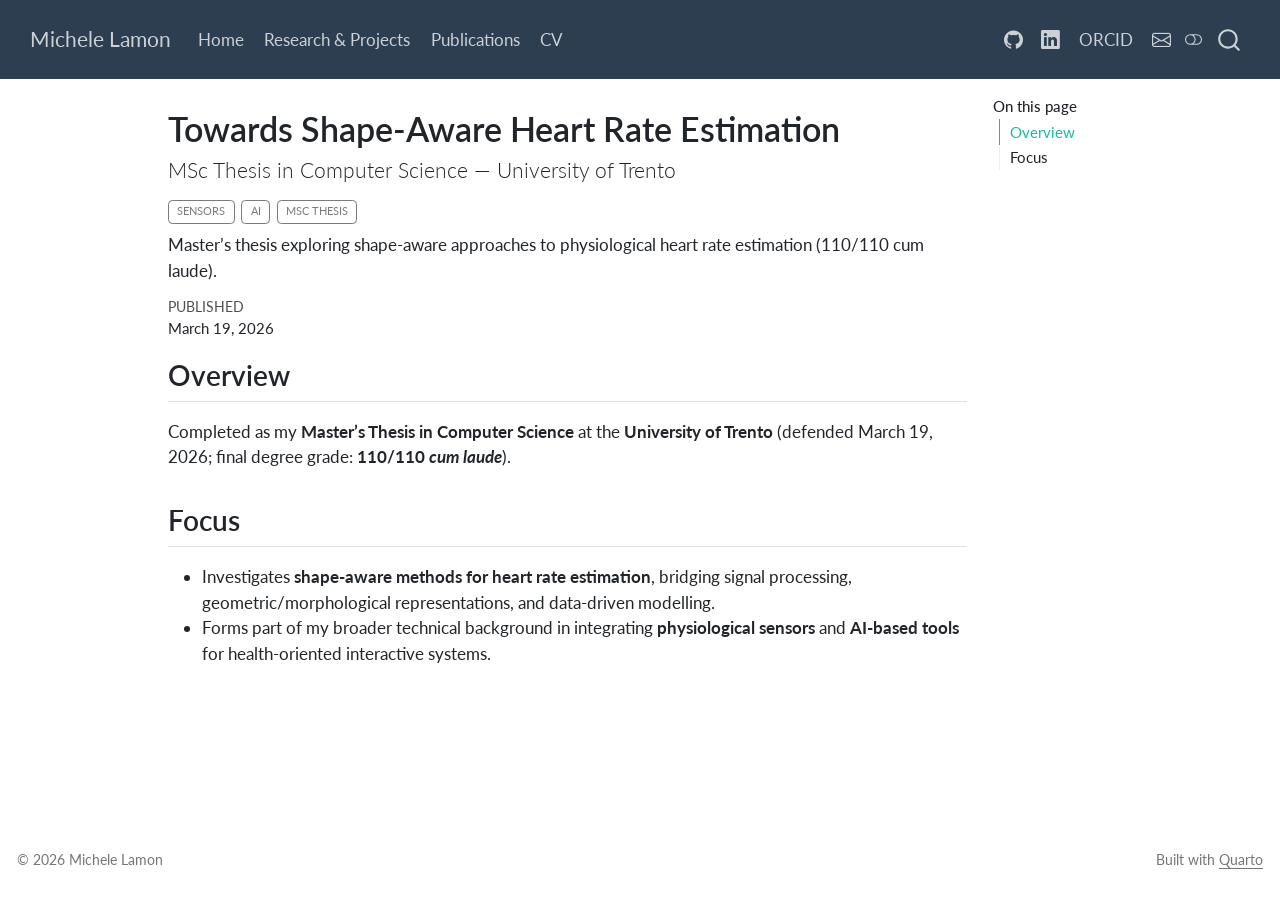
<file: projects/heart-rate-estimation/index.html>
<!DOCTYPE html>
<html xmlns="http://www.w3.org/1999/xhtml" lang="en" xml:lang="en"><head>

<meta charset="utf-8">
<meta name="generator" content="quarto-1.11.9">

<meta name="viewport" content="width=device-width, initial-scale=1.0, user-scalable=yes">

<meta name="dcterms.date" content="2026-03-19">
<meta name="description" content="Master’s thesis exploring shape-aware approaches to physiological heart rate estimation (110/110 cum laude).">

<title>Towards Shape-Aware Heart Rate Estimation – Michele Lamon</title>
<style>
/* Default styles provided by pandoc.
** See https://pandoc.org/MANUAL.html#variables-for-html for config info.
*/
span.smallcaps{font-variant: small-caps;}
div.columns{display: flex; gap: 1.5em;}
div.column{flex: auto;}
@media screen {
div.columns{gap: min(4vw, 1.5em);}
div.column{overflow-x: auto;}
}
div.hanging-indent{margin-left: 1.5em; text-indent: -1.5em;}
ul.task-list{list-style: none;}
ul.task-list li input[type="checkbox"] {
  width: 0.8em;
  margin: 0 0.8em 0.2em -1em; /* quarto-specific, see https://github.com/quarto-dev/quarto-cli/issues/4556 */ 
  vertical-align: middle;
}
</style>


<script src="../../site_libs/quarto-nav/quarto-nav.js"></script>
<script src="../../site_libs/quarto-nav/headroom.min.js"></script>
<script src="../../site_libs/clipboard/clipboard.min.js"></script>
<script src="../../site_libs/quarto-search/autocomplete.umd.js"></script>
<script src="../../site_libs/quarto-search/fuse.min.js"></script>
<script src="../../site_libs/quarto-search/quarto-search.js"></script>
<meta name="quarto:offset" content="../../">
<script src="../../site_libs/quarto-html/quarto.js" type="module"></script>
<script src="../../site_libs/quarto-html/tabsets/tabsets.js" type="module"></script>
<script src="../../site_libs/quarto-html/scrollable-regions/scrollable-regions.js" type="module"></script>
<script src="../../site_libs/quarto-html/popper.min.js"></script>
<script src="../../site_libs/quarto-html/tippy.umd.min.js"></script>
<script src="../../site_libs/quarto-html/anchor.min.js"></script>
<link href="../../site_libs/quarto-html/tippy.css" rel="stylesheet">
<link href="../../site_libs/quarto-html/quarto-syntax-highlighting-63b5708e65d6cd79cd7618c58d0c21e7.css" rel="stylesheet" class="quarto-color-scheme" id="quarto-text-highlighting-styles">
<link href="../../site_libs/quarto-html/quarto-syntax-highlighting-dark-447e42e69aaa9833c0ba1b986f430b20.css" rel="stylesheet" class="quarto-color-scheme quarto-color-alternate" id="quarto-text-highlighting-styles">
<link href="../../site_libs/quarto-html/quarto-syntax-highlighting-63b5708e65d6cd79cd7618c58d0c21e7.css" rel="stylesheet" class="quarto-color-scheme-extra" id="quarto-text-highlighting-styles">
<script src="../../site_libs/bootstrap/bootstrap.min.js"></script>
<link href="../../site_libs/bootstrap/bootstrap-icons.css" rel="stylesheet">
<link href="../../site_libs/bootstrap/bootstrap-2204aace14fee31056958f356ac18f57.min.css" rel="stylesheet" append-hash="true" class="quarto-color-scheme" id="quarto-bootstrap" data-mode="light">
<link href="../../site_libs/bootstrap/bootstrap-dark-c1afb647e6504aed1ecd096a1ed45b6d.min.css" rel="stylesheet" append-hash="true" class="quarto-color-scheme quarto-color-alternate" id="quarto-bootstrap" data-mode="dark">
<link href="../../site_libs/bootstrap/bootstrap-2204aace14fee31056958f356ac18f57.min.css" rel="stylesheet" append-hash="true" class="quarto-color-scheme-extra" id="quarto-bootstrap" data-mode="light">
<script id="quarto-search-options" type="application/json">{
  "location": "navbar",
  "copy-button": false,
  "collapse-after": 3,
  "panel-placement": "end",
  "type": "overlay",
  "limit": 50,
  "keyboard-shortcut": [
    "f",
    "/",
    "s"
  ],
  "show-item-context": false,
  "language": {
    "search-no-results-text": "No results",
    "search-matching-documents-text": "matching documents",
    "search-copy-link-title": "Copy link to search",
    "search-hide-matches-text": "Hide additional matches",
    "search-more-match-text": "more match in this document",
    "search-more-matches-text": "more matches in this document",
    "search-clear-button-title": "Clear",
    "search-text-placeholder": "",
    "search-detached-cancel-button-title": "Cancel",
    "search-submit-button-title": "Submit",
    "search-label": "Search"
  }
}</script>
<style>html{ scroll-behavior: smooth; }</style>


<link rel="stylesheet" href="../../styles.css">
</head>

<body class="nav-fixed quarto-light"><a id="quarto-skip-link" class="visually-hidden-focusable" href="#quarto-document-content">Skip to main content</a><script id="quarto-html-before-body" type="application/javascript">
    const toggleBodyColorMode = (bsSheetEl) => {
      const mode = bsSheetEl.getAttribute("data-mode");
      const bodyEl = window.document.querySelector("body");
      if (mode === "dark") {
        bodyEl.classList.add("quarto-dark");
        bodyEl.classList.remove("quarto-light");
      } else {
        bodyEl.classList.add("quarto-light");
        bodyEl.classList.remove("quarto-dark");
      }
    }
    const toggleBodyColorPrimary = () => {
      const bsSheetEl = window.document.querySelector("link#quarto-bootstrap:not([rel=disabled-stylesheet])");
      if (bsSheetEl) {
        toggleBodyColorMode(bsSheetEl);
      }
    }
    const setColorSchemeToggle = (alternate) => {
      const toggles = window.document.querySelectorAll('.quarto-color-scheme-toggle');
      for (let i=0; i < toggles.length; i++) {
        const toggle = toggles[i];
        if (toggle) {
          toggle.setAttribute("aria-checked", alternate ? "true" : "false");
          if (alternate) {
            toggle.classList.add("alternate");
          } else {
            toggle.classList.remove("alternate");
          }
        }
      }
    };
    const toggleColorMode = (alternate) => {
      // Switch the stylesheets
      const primaryStylesheets = window.document.querySelectorAll('link.quarto-color-scheme:not(.quarto-color-alternate)');
      const alternateStylesheets = window.document.querySelectorAll('link.quarto-color-scheme.quarto-color-alternate');
      manageTransitions('#quarto-margin-sidebar .nav-link', false);
      if (alternate) {
        // note: dark is layered on light, we don't disable primary!
        enableStylesheet(alternateStylesheets);
        for (const sheetNode of alternateStylesheets) {
          if (sheetNode.id === "quarto-bootstrap") {
            toggleBodyColorMode(sheetNode);
          }
        }
      } else {
        disableStylesheet(alternateStylesheets);
        enableStylesheet(primaryStylesheets)
        toggleBodyColorPrimary();
      }
      manageTransitions('#quarto-margin-sidebar .nav-link', true);
      // Switch the toggles
      setColorSchemeToggle(alternate)
    }
    // Hack to workaround the fact that safari doesn't
    // properly recolor the scrollbar when toggling (#1455).
    // Not run on load: stylesheets are set before first paint there, and
    // scrolling would undo the scroll to a URL fragment (#14973).
    // The one pixel nudge keeps the reader where they were.
    const refreshSafariScrollbar = () => {
      if (navigator.userAgent.indexOf('Safari') > 0 && navigator.userAgent.indexOf('Chrome') == -1) {
        manageTransitions("body", false);
        const scrollY = window.scrollY;
        window.scrollTo(0, scrollY > 0 ? scrollY - 1 : 1);
        setTimeout(() => {
          window.scrollTo(0, scrollY);
          manageTransitions("body", true);
        }, 40);
      }
    }
    const disableStylesheet = (stylesheets) => {
      for (let i=0; i < stylesheets.length; i++) {
        const stylesheet = stylesheets[i];
        stylesheet.rel = 'disabled-stylesheet';
      }
    }
    const enableStylesheet = (stylesheets) => {
      for (let i=0; i < stylesheets.length; i++) {
        const stylesheet = stylesheets[i];
        if(stylesheet.rel !== 'stylesheet') { // for Chrome, which will still FOUC without this check
          stylesheet.rel = 'stylesheet';
        }
      }
    }
    const manageTransitions = (selector, allowTransitions) => {
      const els = window.document.querySelectorAll(selector);
      for (let i=0; i < els.length; i++) {
        const el = els[i];
        if (allowTransitions) {
          el.classList.remove('notransition');
        } else {
          el.classList.add('notransition');
        }
      }
    }
    const isFileUrl = () => {
      return window.location.protocol === 'file:';
    }
    const hasAlternateSentinel = () => {
      let styleSentinel = getColorSchemeSentinel();
      if (styleSentinel !== null) {
        return styleSentinel === "alternate";
      } else {
        return false;
      }
    }
    const setStyleSentinel = (alternate) => {
      const value = alternate ? "alternate" : "default";
      if (!isFileUrl()) {
        window.localStorage.setItem("quarto-color-scheme", value);
      } else {
        localAlternateSentinel = value;
      }
    }
    const getColorSchemeSentinel = () => {
      if (!isFileUrl()) {
        const storageValue = window.localStorage.getItem("quarto-color-scheme");
        return storageValue != null ? storageValue : localAlternateSentinel;
      } else {
        return localAlternateSentinel;
      }
    }
    const toggleGiscusIfUsed = (isAlternate, darkModeDefault) => {
      const baseTheme = document.querySelector('#giscus-base-theme')?.value ?? 'light';
      const alternateTheme = document.querySelector('#giscus-alt-theme')?.value ?? 'dark';
      let newTheme = '';
      if(authorPrefersDark) {
        newTheme = isAlternate ? baseTheme : alternateTheme;
      } else {
        newTheme = isAlternate ? alternateTheme : baseTheme;
      }
      const changeGiscusTheme = () => {
        // From: https://github.com/giscus/giscus/issues/336
        const sendMessage = (message) => {
          const iframe = document.querySelector('iframe.giscus-frame');
          if (!iframe) return;
          iframe.contentWindow.postMessage({ giscus: message }, 'https://giscus.app');
        }
        sendMessage({
          setConfig: {
            theme: newTheme
          }
        });
      }
      const isGiscussLoaded = window.document.querySelector('iframe.giscus-frame') !== null;
      if (isGiscussLoaded) {
        changeGiscusTheme();
      }
    };
    const authorPrefersDark = false;
    const darkModeDefault = authorPrefersDark;
      document.querySelector('link#quarto-text-highlighting-styles.quarto-color-scheme-extra').rel = 'disabled-stylesheet';
      document.querySelector('link#quarto-bootstrap.quarto-color-scheme-extra').rel = 'disabled-stylesheet';
    let localAlternateSentinel = darkModeDefault ? 'alternate' : 'default';
    // Dark / light mode switch
    window.quartoToggleColorScheme = () => {
      // Read the current dark / light value
      let toAlternate = !hasAlternateSentinel();
      toggleColorMode(toAlternate);
      refreshSafariScrollbar();
      setStyleSentinel(toAlternate);
      toggleGiscusIfUsed(toAlternate, darkModeDefault);
      window.dispatchEvent(new Event('resize'));
    };
    // Switch to dark mode if need be
    if (hasAlternateSentinel()) {
      toggleColorMode(true);
    } else {
      toggleColorMode(false);
    }
  </script>

<div id="quarto-search-results"></div>
  <header id="quarto-header" class="headroom fixed-top">
    <nav class="navbar navbar-expand-lg " data-bs-theme="dark" aria-label="Site">
      <div class="navbar-container container-fluid">
      <div class="navbar-brand-container mx-auto">
    <a class="navbar-brand" href="../../index.html">
    <span class="navbar-title">Michele Lamon</span>
    </a>
  </div>
          <button class="navbar-toggler" type="button" data-bs-toggle="collapse" data-bs-target="#navbarCollapse" aria-controls="navbarCollapse" aria-expanded="false" aria-label="Toggle navigation" onclick="if (window.quartoToggleHeadroom) { window.quartoToggleHeadroom(); }">
  <span class="navbar-toggler-icon"></span>
</button>
          <div class="collapse navbar-collapse" id="navbarCollapse">
            <ul class="navbar-nav navbar-nav-scroll me-auto">
  <li class="nav-item">
    <a class="nav-link" href="../../index.html"> 
<span class="menu-text">Home</span></a>
  </li>  
  <li class="nav-item">
    <a class="nav-link" href="../../research.html"> 
<span class="menu-text">Research &amp; Projects</span></a>
  </li>  
  <li class="nav-item">
    <a class="nav-link" href="../../publications.html"> 
<span class="menu-text">Publications</span></a>
  </li>  
  <li class="nav-item">
    <a class="nav-link" href="../../cv.html"> 
<span class="menu-text">CV</span></a>
  </li>  
</ul>
            <ul class="navbar-nav navbar-nav-scroll ms-auto">
  <li class="nav-item compact">
    <a class="nav-link" href="https://github.com/michelelamon"> <i class="bi bi-github" role="img" aria-label="GitHub">
</i> 
<span class="menu-text"></span></a>
  </li>  
  <li class="nav-item compact">
    <a class="nav-link" href="https://www.linkedin.com/in/michele-lamon/"> <i class="bi bi-linkedin" role="img" aria-label="LinkedIn">
</i> 
<span class="menu-text"></span></a>
  </li>  
  <li class="nav-item">
    <a class="nav-link" href="https://orcid.org/0009-0001-5500-6595"> 
<span class="menu-text">ORCID</span></a>
  </li>  
  <li class="nav-item compact">
    <a class="nav-link" href="mailto:mlamon@fbk.eu"> <i class="bi bi-envelope" role="img" aria-label="Email">
</i> 
<span class="menu-text"></span></a>
  </li>  
</ul>
          </div> <!-- /navcollapse -->
            <div class="quarto-navbar-tools">
  <button type="button" role="switch" aria-checked="false" class="quarto-color-scheme-toggle quarto-navigation-tool  px-1" onclick="window.quartoToggleColorScheme(); return false;" title="Toggle dark mode" aria-label="Toggle dark mode"><i class="bi"></i></button>
</div>
            <div id="quarto-search" class="" title="Search"></div>
      </div> <!-- /container-fluid -->
    </nav>
</header>
<!-- content -->
<div id="quarto-content" class="quarto-container page-columns page-rows-contents page-layout-article page-navbar">
<!-- sidebar -->
<!-- margin-sidebar -->
    <div id="quarto-margin-sidebar" class="sidebar margin-sidebar">
        <nav id="TOC" role="doc-toc" aria-labelledby="toc-title" class="toc-active">
    <h2 id="toc-title">On this page</h2>
   
  <ul>
  <li><a href="#overview" id="toc-overview" class="nav-link active" data-scroll-target="#overview">Overview</a></li>
  <li><a href="#focus" id="toc-focus" class="nav-link" data-scroll-target="#focus">Focus</a></li>
  </ul>
</nav>
    </div>
<!-- main -->
<main class="content" id="quarto-document-content" tabindex="-1">


<header id="title-block-header" class="quarto-title-block default">
<div class="quarto-title">
<h1 class="title">Towards Shape-Aware Heart Rate Estimation</h1>
<p class="subtitle lead">MSc Thesis in Computer Science — University of Trento</p>
  <div class="quarto-categories">
    <div class="quarto-category">Sensors</div>
    <div class="quarto-category">AI</div>
    <div class="quarto-category">MSc Thesis</div>
  </div>
  </div>

<div>
  <div class="description">
    Master’s thesis exploring shape-aware approaches to physiological heart rate estimation (110/110 cum laude).
  </div>
</div>


<div class="quarto-title-meta">

    
    <div>
    <div class="quarto-title-meta-heading">Published</div>
    <div class="quarto-title-meta-contents">
      <p class="date">March 19, 2026</p>
    </div>
  </div>
  
    
  </div>
  


</header>


<section id="overview" class="level2">
<h2 class="anchored" data-anchor-id="overview">Overview</h2>
<p>Completed as my <strong>Master’s Thesis in Computer Science</strong> at the <strong>University of Trento</strong> (defended March 19, 2026; final degree grade: <strong>110/110 <em>cum laude</em></strong>).</p>
</section>
<section id="focus" class="level2">
<h2 class="anchored" data-anchor-id="focus">Focus</h2>
<ul>
<li>Investigates <strong>shape-aware methods for heart rate estimation</strong>, bridging signal processing, geometric/morphological representations, and data-driven modelling.</li>
<li>Forms part of my broader technical background in integrating <strong>physiological sensors</strong> and <strong>AI-based tools</strong> for health-oriented interactive systems.</li>
</ul>


</section>

</main> <!-- /main -->
<script id="quarto-html-after-body" type="application/javascript">
  window.document.addEventListener("DOMContentLoaded", function (event) {
    // Ensure there is a toggle, if there isn't float one in the top right
    if (window.document.querySelector('.quarto-color-scheme-toggle') === null) {
      const toggle = window.document.createElement('button');
      toggle.type = "button";
      toggle.setAttribute("role", "switch");
      toggle.setAttribute("aria-checked", "false");
      toggle.classList.add('top-right');
      toggle.classList.add('quarto-color-scheme-toggle');
      toggle.setAttribute("aria-label", "Toggle dark mode");
      toggle.onclick = function() { try { window.quartoToggleColorScheme(); } catch {} return false; };
      const i = window.document.createElement("i");
      i.classList.add('bi');
      toggle.appendChild(i);
      // Put the toggle in a landmark of its own, so that landmark navigation
      // can reach it.
      //
      // The container is always a fresh direct child of body, and the toggle is
      // never moved into page furniture that the theme or the author controls.
      // The toggle is positioned against the page, so any ancestor that
      // establishes a containing block captures it: a positioned element or a
      // grid for position: absolute, and transform, filter, will-change or
      // contain for position: fixed. A direct child of body has none of these
      // to inherit, and the shift when one appears is silent and visual.
      //
      // ARIA says a document should have at most one banner, and axe reports a
      // duplicate whether or not the banners carry distinct labels. So use a
      // header when the page has no banner yet, and a named region otherwise.
      //
      // A header is a banner wherever it sits, unless it is inside sectioning
      // content, so this cannot just look at the children of body: a custom
      // page layout wraps the title block header in a plain div. An explicit
      // role="banner" always counts.
      const sectioning = 'article, aside, main, nav, section, [role="article"], [role="complementary"], [role="main"], [role="navigation"], [role="region"]';
      const hasBanner = Array.from(
        window.document.querySelectorAll('header:not([role]), [role="banner"]')
      ).some(function(el) {
        return el.hasAttribute("role") || el.closest(sectioning) === null;
      });
      const container = window.document.createElement(hasBanner ? "div" : "header");
      if (hasBanner) {
        container.setAttribute("role", "region");
        container.setAttribute("aria-label", "Toggle dark mode");
      }
      container.classList.add('quarto-color-scheme-toggle-container');
      container.appendChild(toggle);
      window.document.body.appendChild(container);
    }
    setColorSchemeToggle(hasAlternateSentinel())
    const icon = "";
    const anchorJS = new window.AnchorJS();
    anchorJS.options = {
      placement: 'right',
      icon: icon
    };
    anchorJS.add('.anchored');
    const isCodeAnnotation = (el) => {
      for (const clz of el.classList) {
        if (clz.startsWith('code-annotation-')) {                     
          return true;
        }
      }
      return false;
    }
    const onCopySuccess = function(e) {
      // button target
      const button = e.trigger;
      // don't keep focus
      button.blur();
      // flash "checked"
      button.classList.add('code-copy-button-checked');
      var currentTitle = button.getAttribute("title");
      button.setAttribute("title", "Copied!");
      let tooltip;
      if (window.bootstrap) {
        button.setAttribute("data-bs-toggle", "tooltip");
        button.setAttribute("data-bs-placement", "left");
        button.setAttribute("data-bs-title", "Copied!");
        tooltip = new bootstrap.Tooltip(button, 
          { trigger: "manual", 
            customClass: "code-copy-button-tooltip",
            offset: [0, -8]});
        tooltip.show();    
      }
      setTimeout(function() {
        if (tooltip) {
          tooltip.hide();
          button.removeAttribute("data-bs-title");
          button.removeAttribute("data-bs-toggle");
          button.removeAttribute("data-bs-placement");
        }
        button.setAttribute("title", currentTitle);
        button.classList.remove('code-copy-button-checked');
      }, 1000);
      // clear code selection
      e.clearSelection();
    }
    const getTextToCopy = function(trigger) {
      const outerScaffold = trigger.parentElement.cloneNode(true);
      const codeEl = outerScaffold.querySelector('code');
      for (const childEl of codeEl.children) {
        if (isCodeAnnotation(childEl)) {
          childEl.remove();
        }
      }
      return codeEl.innerText;
    }
    const clipboard = new window.ClipboardJS('.code-copy-button:not([data-in-quarto-modal])', {
      text: getTextToCopy
    });
    clipboard.on('success', onCopySuccess);
    if (window.document.getElementById('quarto-embedded-source-code-modal')) {
      const clipboardModal = new window.ClipboardJS('.code-copy-button[data-in-quarto-modal]', {
        text: getTextToCopy,
        container: window.document.getElementById('quarto-embedded-source-code-modal')
      });
      clipboardModal.on('success', onCopySuccess);
    }
      var localhostRegex = new RegExp(/^(?:http|https):\/\/localhost\:?[0-9]*\//);
      var mailtoRegex = new RegExp(/^mailto:/);
        var filterRegex = new RegExp("https:\/\/michelelamon\.github\.io");
      const newWindowLabel = "(opens in a new tab)";
      const newWindowNoteId = "quarto-ext-newwindow-label";
      // Links reference one hidden label through aria-describedby, so the
      // announcement never changes their accessible name.
      var describeNewWindow = (link) => {
        if (!window.document.getElementById(newWindowNoteId)) {
          var newWindowNote = window.document.createElement("span");
          newWindowNote.id = newWindowNoteId;
          newWindowNote.hidden = true;
          newWindowNote.textContent = newWindowLabel;
          window.document.body.appendChild(newWindowNote);
        }
        var describedBy = (link.getAttribute("aria-describedby") || "").split(/\s+/).filter(Boolean);
        if (!describedBy.includes(newWindowNoteId)) {
          describedBy.push(newWindowNoteId);
          link.setAttribute("aria-describedby", describedBy.join(" "));
        }
      }
      var isInternal = (href) => {
          return filterRegex.test(href) || localhostRegex.test(href) || mailtoRegex.test(href);
      }
      // Inspect non-navigation links and adorn them if external
      window.quartoDecorateExternalLinks = function (root) {
     var links = (root || window.document).querySelectorAll('a[href]:not(.nav-link):not(.navbar-brand):not(.toc-action):not(.sidebar-link):not(.sidebar-item-toggle):not(.pagination-link):not(.no-external):not([aria-hidden]):not(.dropdown-item):not(.quarto-navigation-tool):not(.about-link)');
      for (var i=0; i<links.length; i++) {
        const link = links[i];
        if (!isInternal(link.href)) {
          // undo the damage that might have been done by quarto-nav.js in the case of
          // links that we want to consider external
          if (link.dataset.originalHref !== undefined) {
            link.href = link.dataset.originalHref;
          }
            // target, if specified
            link.setAttribute("target", "_blank");
            if (link.getAttribute("rel") === null) {
              link.setAttribute("rel", "noopener");
            }
            describeNewWindow(link);
          if (!link.classList.contains('no-external-icon')) {
          }
        }
      }
      };
      window.quartoDecorateExternalLinks(window.document);
    // Esc closes the popup (WCAG 1.4.13) and focus leaving both trigger and
    // popup closes it (WCAG 2.4.11); tippy handles neither for interactive popups.
    const hideOnEscAndFocusOut = {
      name: 'hideOnEscAndFocusOut',
      defaultValue: true,
      fn(instance) {
        const dismiss = () => {
          // A show scheduled by the trigger delay would otherwise reopen it
          instance.clearDelayTimeouts();
          instance.hide();
        };
        const onKeyDown = (event) => {
          if (event.key !== 'Escape') {
            return;
          }
          // Keep Esc from also reaching page handlers (e.g. reveal.js overview),
          // except an open reveal.js slide menu, which Esc should close too.
          // The menu handles keys only when its keyboard option is on.
          const menuHandlesEsc = window.Reveal?.getPlugin?.('menu')?.isOpen() &&
            window.Reveal.getConfig().menu?.keyboard !== false;
          if (!menuHandlesEsc) {
            event.stopPropagation();
          }
          if (instance.popper.contains(window.document.activeElement)) {
            // Disabled while refocusing so the focus trigger does not reopen it
            instance.disable();
            instance.reference.focus();
            instance.enable();
          }
          dismiss();
        };
        const onFocusOut = (event) => {
          const target = event.relatedTarget;
          if (target && !instance.reference.contains(target) &&
              !instance.popper.contains(target)) {
            dismiss();
          }
        };
        // On the trigger too: a click trigger (code-annotations: select) has no
        // blur handling. Attached for the instance's lifetime so leaving the
        // trigger also cancels a show still pending on the trigger delay.
        instance.reference.addEventListener('focusout', onFocusOut);
        return {
          onShow() {
            window.document.addEventListener('keydown', onKeyDown, true);
            instance.popper.addEventListener('focusout', onFocusOut);
          },
          onHide() {
            window.document.removeEventListener('keydown', onKeyDown, true);
            instance.popper.removeEventListener('focusout', onFocusOut);
          },
          onDestroy() {
            instance.reference.removeEventListener('focusout', onFocusOut);
          },
        };
      },
    };
    function tippyHover(el, contentFn, onTriggerFn, onUntriggerFn) {
      const config = {
        allowHTML: true,
        maxWidth: 500,
        delay: 100,
        arrow: false,
        appendTo: function(el) {
            return el.parentElement;
        },
        interactive: true,
        interactiveBorder: 10,
        theme: 'quarto',
        placement: 'bottom-start',
        plugins: [hideOnEscAndFocusOut],
      };
      if (contentFn) {
        config.content = contentFn;
      }
      if (onTriggerFn) {
        config.onTrigger = onTriggerFn;
      }
      if (onUntriggerFn) {
        config.onUntrigger = onUntriggerFn;
      }
      window.tippy(el, config); 
    }
    const noterefs = window.document.querySelectorAll('a[role="doc-noteref"]');
    for (var i=0; i<noterefs.length; i++) {
      const ref = noterefs[i];
      tippyHover(ref, function() {
        // use id or data attribute instead here
        let href = ref.getAttribute('data-footnote-href') || ref.getAttribute('href');
        try { href = new URL(href).hash; } catch {}
        const id = href.replace(/^#\/?/, "");
        const note = window.document.getElementById(id);
        if (note) {
          return note.innerHTML;
        } else {
          return "";
        }
      });
    }
    const xrefs = window.document.querySelectorAll('a.quarto-xref');
    const processXRef = (id, note) => {
      // Strip column container classes
      const stripColumnClz = (el) => {
        el.classList.remove("page-full", "page-columns");
        if (el.children) {
          for (const child of el.children) {
            stripColumnClz(child);
          }
        }
      }
      stripColumnClz(note)
      if (id === null || id.startsWith('sec-')) {
        // Special case sections, only their first couple elements
        const container = document.createElement("div");
        if (note.children && note.children.length > 2) {
          container.appendChild(note.children[0].cloneNode(true));
          for (let i = 1; i < note.children.length; i++) {
            const child = note.children[i];
            if (child.tagName === "P" && child.innerText === "") {
              continue;
            } else {
              container.appendChild(child.cloneNode(true));
              break;
            }
          }
          if (window.Quarto?.typesetMath) {
            window.Quarto.typesetMath(container);
          }
          return container.innerHTML
        } else {
          if (window.Quarto?.typesetMath) {
            window.Quarto.typesetMath(note);
          }
          return note.innerHTML;
        }
      } else {
        // Remove any anchor links if they are present
        const anchorLink = note.querySelector('a.anchorjs-link');
        if (anchorLink) {
          anchorLink.remove();
        }
        if (window.Quarto?.typesetMath) {
          window.Quarto.typesetMath(note);
        }
        if (note.classList.contains("callout")) {
          return note.outerHTML;
        } else {
          return note.innerHTML;
        }
      }
    }
    for (var i=0; i<xrefs.length; i++) {
      const xref = xrefs[i];
      tippyHover(xref, undefined, function(instance) {
        instance.disable();
        let url = xref.getAttribute('href');
        let hash = undefined; 
        if (url.startsWith('#')) {
          hash = url;
        } else {
          try { hash = new URL(url).hash; } catch {}
        }
        if (hash) {
          const id = hash.replace(/^#\/?/, "");
          const note = window.document.getElementById(id);
          if (note !== null) {
            try {
              const html = processXRef(id, note.cloneNode(true));
              instance.setContent(html);
            } finally {
              instance.enable();
              instance.show();
            }
          } else {
            // See if we can fetch this
            fetch(url.split('#')[0])
            .then(res => res.text())
            .then(html => {
              const parser = new DOMParser();
              const htmlDoc = parser.parseFromString(html, "text/html");
              const note = htmlDoc.getElementById(id);
              if (note !== null) {
                const html = processXRef(id, note);
                instance.setContent(html);
              } 
            }).finally(() => {
              instance.enable();
              instance.show();
            });
          }
        } else {
          // See if we can fetch a full url (with no hash to target)
          // This is a special case and we should probably do some content thinning / targeting
          fetch(url)
          .then(res => res.text())
          .then(html => {
            const parser = new DOMParser();
            const htmlDoc = parser.parseFromString(html, "text/html");
            const note = htmlDoc.querySelector('main.content');
            if (note !== null) {
              // This should only happen for chapter cross references
              // (since there is no id in the URL)
              // remove the first header
              if (note.children.length > 0 && note.children[0].tagName === "HEADER") {
                note.children[0].remove();
              }
              const html = processXRef(null, note);
              instance.setContent(html);
            } 
          }).finally(() => {
            instance.enable();
            instance.show();
          });
        }
      }, function(instance) {
      });
    }
        let selectedAnnoteEl;
        const selectorForAnnotation = ( cell, annotation) => {
          let cellAttr = 'data-code-cell="' + cell + '"';
          let lineAttr = 'data-code-annotation="' +  annotation + '"';
          const selector = 'span[' + cellAttr + '][' + lineAttr + ']';
          return selector;
        }
        const selectCodeLines = (annoteEl) => {
          const doc = window.document;
          const targetCell = annoteEl.getAttribute("data-target-cell");
          const targetAnnotation = annoteEl.getAttribute("data-target-annotation");
          const annoteSpan = window.document.querySelector(selectorForAnnotation(targetCell, targetAnnotation));
          const lines = annoteSpan.getAttribute("data-code-lines").split(",");
          const lineIds = lines.map((line) => {
            return targetCell + "-" + line;
          })
          // Each band is positioned against its own containing block, which is
          // not the offsetParent of the lines, so place it from client rects.
          const placeBand = (band, firstEl, lastEl, codeBlock) => {
            const container = band.offsetParent;
            if (container === null) {
              return;
            }
            const containerRect = container.getBoundingClientRect();
            // Reveal.js scales slides with a transform, so convert client
            // pixels back to the CSS pixels of the container.
            const scale = containerRect.height / container.offsetHeight || 1;
            const firstRect = firstEl.getBoundingClientRect();
            const lastRect = lastEl.getBoundingClientRect();
            const top = (firstRect.top - containerRect.top) / scale - container.clientTop + container.scrollTop;
            const height = (lastRect.bottom - firstRect.top) / scale;
            band.style.top = top - 2 + "px";
            band.style.height = height + 4 + "px";
            if (codeBlock) {
              // Without the copy button wrapper, the containing block is wider
              // than the code block, so span the code block explicitly.
              const blockRect = codeBlock.getBoundingClientRect();
              band.style.left = (blockRect.left - containerRect.left) / scale - container.clientLeft + container.scrollLeft + "px";
              band.style.width = blockRect.width / scale + "px";
            }
          };
          if (lineIds.length > 0) {
            const el = window.document.getElementById(lineIds[0]);
            const lastEl = window.document.getElementById(lineIds[lineIds.length - 1]);
            const parent = el.parentElement.parentElement;
            // cook up a div (if necessary) and position it
            let div = window.document.getElementById("code-annotation-line-highlight");
            if (div === null) {
              div = window.document.createElement("div");
              div.setAttribute("id", "code-annotation-line-highlight");
              div.style.position = 'absolute';
              parent.appendChild(div);
            }
            placeBand(div, el, lastEl, parent.closest("div.sourceCode") || parent);
            let gutterDiv = window.document.getElementById("code-annotation-line-highlight-gutter");
            if (gutterDiv === null) {
              gutterDiv = window.document.createElement("div");
              gutterDiv.setAttribute("id", "code-annotation-line-highlight-gutter");
              gutterDiv.style.position = 'absolute';
              const codeCell = window.document.getElementById(targetCell);
              const gutter = codeCell.querySelector('.code-annotation-gutter');
              gutter.appendChild(gutterDiv);
            }
            placeBand(gutterDiv, el, lastEl);
            selectedAnnoteEl = annoteEl;
          }
        };
        const unselectCodeLines = () => {
          const elementsIds = ["code-annotation-line-highlight", "code-annotation-line-highlight-gutter"];
          elementsIds.forEach((elId) => {
            const div = window.document.getElementById(elId);
            if (div) {
              div.remove();
            }
          });
          selectedAnnoteEl = undefined;
        };
          // Handle positioning of the toggle
      window.addEventListener(
        "resize",
        throttle(() => {
          elRect = undefined;
          if (selectedAnnoteEl) {
            selectCodeLines(selectedAnnoteEl);
          }
        }, 10)
      );
      function throttle(fn, ms) {
      let throttle = false;
      let timer;
        return (...args) => {
          if(!throttle) { // first call gets through
              fn.apply(this, args);
              throttle = true;
          } else { // all the others get throttled
              if(timer) clearTimeout(timer); // cancel #2
              timer = setTimeout(() => {
                fn.apply(this, args);
                timer = throttle = false;
              }, ms);
          }
        };
      }
        // Attach click handler to the DT
        const annoteDls = window.document.querySelectorAll('dt[data-target-cell]');
        for (const annoteDlNode of annoteDls) {
          annoteDlNode.addEventListener('click', (event) => {
            const clickedEl = event.target;
            if (clickedEl !== selectedAnnoteEl) {
              unselectCodeLines();
              const activeEl = window.document.querySelector('dt[data-target-cell].code-annotation-active');
              if (activeEl) {
                activeEl.classList.remove('code-annotation-active');
              }
              selectCodeLines(clickedEl);
              clickedEl.classList.add('code-annotation-active');
            } else {
              // Unselect the line
              unselectCodeLines();
              clickedEl.classList.remove('code-annotation-active');
            }
          });
        }
    const findCites = (el) => {
      const parentEl = el.parentElement;
      if (parentEl) {
        const cites = parentEl.dataset.cites;
        if (cites) {
          return {
            el,
            cites: cites.split(' ')
          };
        } else {
          return findCites(el.parentElement)
        }
      } else {
        return undefined;
      }
    };
    var bibliorefs = window.document.querySelectorAll('a[role="doc-biblioref"]');
    for (var i=0; i<bibliorefs.length; i++) {
      const ref = bibliorefs[i];
      const citeInfo = findCites(ref);
      if (citeInfo) {
        tippyHover(citeInfo.el, function() {
          var popup = window.document.createElement('div');
          citeInfo.cites.forEach(function(cite) {
            var citeDiv = window.document.createElement('div');
            citeDiv.classList.add('hanging-indent');
            citeDiv.classList.add('csl-entry');
            var biblioDiv = window.document.getElementById('ref-' + cite);
            if (biblioDiv) {
              citeDiv.innerHTML = biblioDiv.innerHTML;
            }
            popup.appendChild(citeDiv);
          });
          return popup.innerHTML;
        });
      }
    }
  });
  </script>
  <script type="application/javascript">
  window.quartoScrollableRegionsLabels = {"code":"Scrollable code","output":"Scrollable output"};
  </script>
</div> <!-- /content -->
<footer class="footer">
  <div class="nav-footer">
    <div class="nav-footer-left">
<p>© 2026 Michele Lamon</p>
</div>   
    <div class="nav-footer-center">
      &nbsp;
    </div>
    <div class="nav-footer-right">
<p>Built with <a href="https://quarto.org/">Quarto</a></p>
</div>
  </div>
</footer>




<script src="../../site_libs/quarto-html/zenscroll-min.js"></script>
</body></html>
</file>
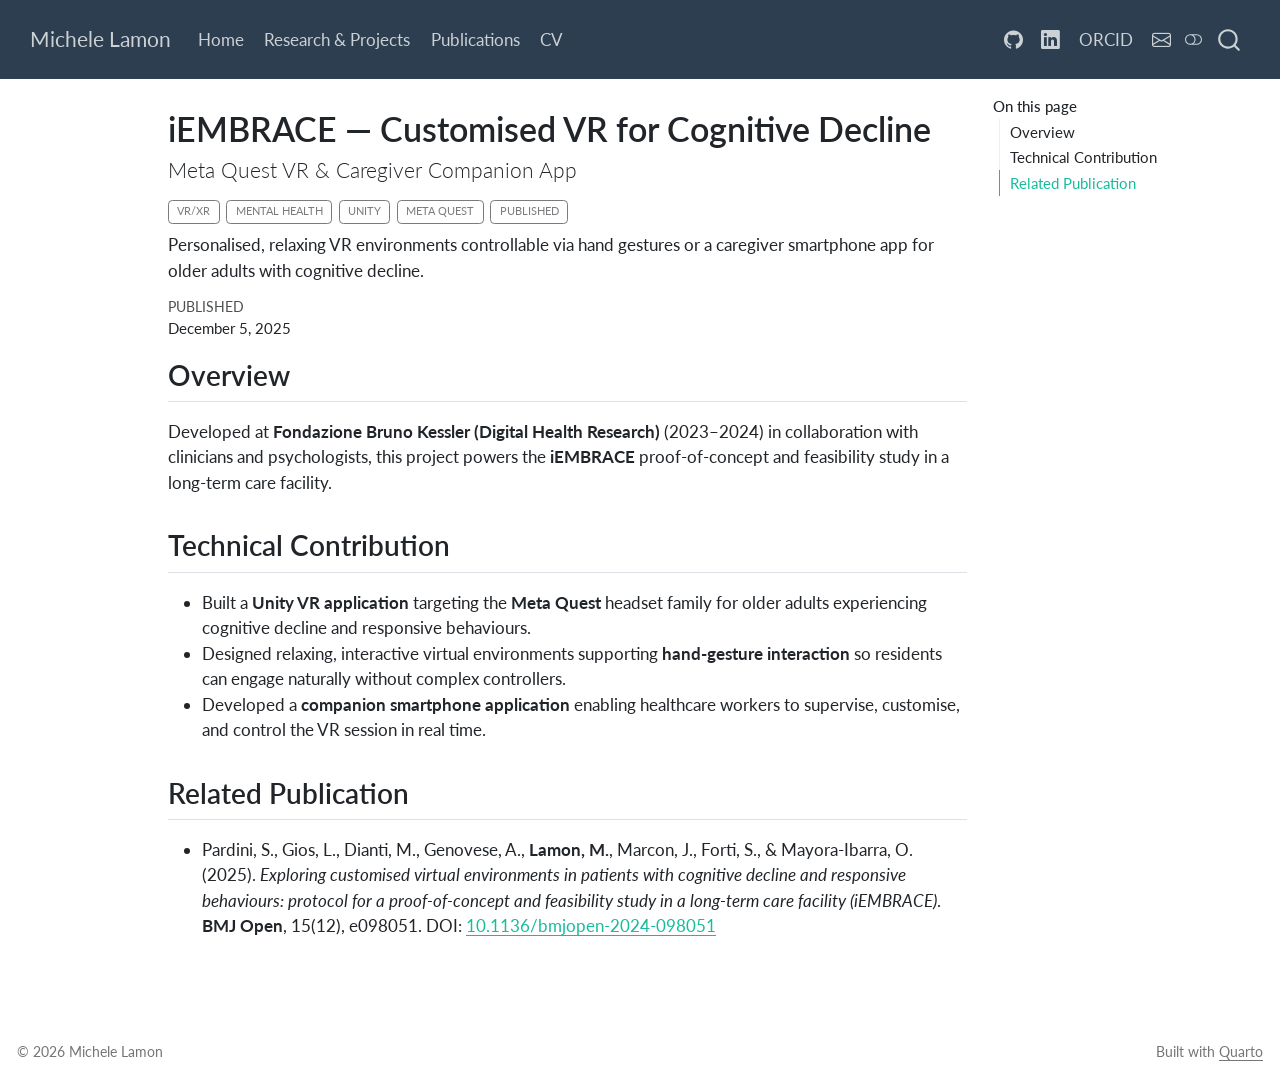
<file: projects/iembrace-vr/index.html>
<!DOCTYPE html>
<html xmlns="http://www.w3.org/1999/xhtml" lang="en" xml:lang="en"><head>

<meta charset="utf-8">
<meta name="generator" content="quarto-1.11.9">

<meta name="viewport" content="width=device-width, initial-scale=1.0, user-scalable=yes">

<meta name="dcterms.date" content="2025-12-05">
<meta name="description" content="Personalised, relaxing VR environments controllable via hand gestures or a caregiver smartphone app for older adults with cognitive decline.">

<title>iEMBRACE — Customised VR for Cognitive Decline – Michele Lamon</title>
<style>
/* Default styles provided by pandoc.
** See https://pandoc.org/MANUAL.html#variables-for-html for config info.
*/
span.smallcaps{font-variant: small-caps;}
div.columns{display: flex; gap: 1.5em;}
div.column{flex: auto;}
@media screen {
div.columns{gap: min(4vw, 1.5em);}
div.column{overflow-x: auto;}
}
div.hanging-indent{margin-left: 1.5em; text-indent: -1.5em;}
ul.task-list{list-style: none;}
ul.task-list li input[type="checkbox"] {
  width: 0.8em;
  margin: 0 0.8em 0.2em -1em; /* quarto-specific, see https://github.com/quarto-dev/quarto-cli/issues/4556 */ 
  vertical-align: middle;
}
</style>


<script src="../../site_libs/quarto-nav/quarto-nav.js"></script>
<script src="../../site_libs/quarto-nav/headroom.min.js"></script>
<script src="../../site_libs/clipboard/clipboard.min.js"></script>
<script src="../../site_libs/quarto-search/autocomplete.umd.js"></script>
<script src="../../site_libs/quarto-search/fuse.min.js"></script>
<script src="../../site_libs/quarto-search/quarto-search.js"></script>
<meta name="quarto:offset" content="../../">
<script src="../../site_libs/quarto-html/quarto.js" type="module"></script>
<script src="../../site_libs/quarto-html/tabsets/tabsets.js" type="module"></script>
<script src="../../site_libs/quarto-html/scrollable-regions/scrollable-regions.js" type="module"></script>
<script src="../../site_libs/quarto-html/popper.min.js"></script>
<script src="../../site_libs/quarto-html/tippy.umd.min.js"></script>
<script src="../../site_libs/quarto-html/anchor.min.js"></script>
<link href="../../site_libs/quarto-html/tippy.css" rel="stylesheet">
<link href="../../site_libs/quarto-html/quarto-syntax-highlighting-63b5708e65d6cd79cd7618c58d0c21e7.css" rel="stylesheet" class="quarto-color-scheme" id="quarto-text-highlighting-styles">
<link href="../../site_libs/quarto-html/quarto-syntax-highlighting-dark-447e42e69aaa9833c0ba1b986f430b20.css" rel="stylesheet" class="quarto-color-scheme quarto-color-alternate" id="quarto-text-highlighting-styles">
<link href="../../site_libs/quarto-html/quarto-syntax-highlighting-63b5708e65d6cd79cd7618c58d0c21e7.css" rel="stylesheet" class="quarto-color-scheme-extra" id="quarto-text-highlighting-styles">
<script src="../../site_libs/bootstrap/bootstrap.min.js"></script>
<link href="../../site_libs/bootstrap/bootstrap-icons.css" rel="stylesheet">
<link href="../../site_libs/bootstrap/bootstrap-2204aace14fee31056958f356ac18f57.min.css" rel="stylesheet" append-hash="true" class="quarto-color-scheme" id="quarto-bootstrap" data-mode="light">
<link href="../../site_libs/bootstrap/bootstrap-dark-c1afb647e6504aed1ecd096a1ed45b6d.min.css" rel="stylesheet" append-hash="true" class="quarto-color-scheme quarto-color-alternate" id="quarto-bootstrap" data-mode="dark">
<link href="../../site_libs/bootstrap/bootstrap-2204aace14fee31056958f356ac18f57.min.css" rel="stylesheet" append-hash="true" class="quarto-color-scheme-extra" id="quarto-bootstrap" data-mode="light">
<script id="quarto-search-options" type="application/json">{
  "location": "navbar",
  "copy-button": false,
  "collapse-after": 3,
  "panel-placement": "end",
  "type": "overlay",
  "limit": 50,
  "keyboard-shortcut": [
    "f",
    "/",
    "s"
  ],
  "show-item-context": false,
  "language": {
    "search-no-results-text": "No results",
    "search-matching-documents-text": "matching documents",
    "search-copy-link-title": "Copy link to search",
    "search-hide-matches-text": "Hide additional matches",
    "search-more-match-text": "more match in this document",
    "search-more-matches-text": "more matches in this document",
    "search-clear-button-title": "Clear",
    "search-text-placeholder": "",
    "search-detached-cancel-button-title": "Cancel",
    "search-submit-button-title": "Submit",
    "search-label": "Search"
  }
}</script>
<style>html{ scroll-behavior: smooth; }</style>


<link rel="stylesheet" href="../../styles.css">
</head>

<body class="nav-fixed quarto-light"><a id="quarto-skip-link" class="visually-hidden-focusable" href="#quarto-document-content">Skip to main content</a><script id="quarto-html-before-body" type="application/javascript">
    const toggleBodyColorMode = (bsSheetEl) => {
      const mode = bsSheetEl.getAttribute("data-mode");
      const bodyEl = window.document.querySelector("body");
      if (mode === "dark") {
        bodyEl.classList.add("quarto-dark");
        bodyEl.classList.remove("quarto-light");
      } else {
        bodyEl.classList.add("quarto-light");
        bodyEl.classList.remove("quarto-dark");
      }
    }
    const toggleBodyColorPrimary = () => {
      const bsSheetEl = window.document.querySelector("link#quarto-bootstrap:not([rel=disabled-stylesheet])");
      if (bsSheetEl) {
        toggleBodyColorMode(bsSheetEl);
      }
    }
    const setColorSchemeToggle = (alternate) => {
      const toggles = window.document.querySelectorAll('.quarto-color-scheme-toggle');
      for (let i=0; i < toggles.length; i++) {
        const toggle = toggles[i];
        if (toggle) {
          toggle.setAttribute("aria-checked", alternate ? "true" : "false");
          if (alternate) {
            toggle.classList.add("alternate");
          } else {
            toggle.classList.remove("alternate");
          }
        }
      }
    };
    const toggleColorMode = (alternate) => {
      // Switch the stylesheets
      const primaryStylesheets = window.document.querySelectorAll('link.quarto-color-scheme:not(.quarto-color-alternate)');
      const alternateStylesheets = window.document.querySelectorAll('link.quarto-color-scheme.quarto-color-alternate');
      manageTransitions('#quarto-margin-sidebar .nav-link', false);
      if (alternate) {
        // note: dark is layered on light, we don't disable primary!
        enableStylesheet(alternateStylesheets);
        for (const sheetNode of alternateStylesheets) {
          if (sheetNode.id === "quarto-bootstrap") {
            toggleBodyColorMode(sheetNode);
          }
        }
      } else {
        disableStylesheet(alternateStylesheets);
        enableStylesheet(primaryStylesheets)
        toggleBodyColorPrimary();
      }
      manageTransitions('#quarto-margin-sidebar .nav-link', true);
      // Switch the toggles
      setColorSchemeToggle(alternate)
    }
    // Hack to workaround the fact that safari doesn't
    // properly recolor the scrollbar when toggling (#1455).
    // Not run on load: stylesheets are set before first paint there, and
    // scrolling would undo the scroll to a URL fragment (#14973).
    // The one pixel nudge keeps the reader where they were.
    const refreshSafariScrollbar = () => {
      if (navigator.userAgent.indexOf('Safari') > 0 && navigator.userAgent.indexOf('Chrome') == -1) {
        manageTransitions("body", false);
        const scrollY = window.scrollY;
        window.scrollTo(0, scrollY > 0 ? scrollY - 1 : 1);
        setTimeout(() => {
          window.scrollTo(0, scrollY);
          manageTransitions("body", true);
        }, 40);
      }
    }
    const disableStylesheet = (stylesheets) => {
      for (let i=0; i < stylesheets.length; i++) {
        const stylesheet = stylesheets[i];
        stylesheet.rel = 'disabled-stylesheet';
      }
    }
    const enableStylesheet = (stylesheets) => {
      for (let i=0; i < stylesheets.length; i++) {
        const stylesheet = stylesheets[i];
        if(stylesheet.rel !== 'stylesheet') { // for Chrome, which will still FOUC without this check
          stylesheet.rel = 'stylesheet';
        }
      }
    }
    const manageTransitions = (selector, allowTransitions) => {
      const els = window.document.querySelectorAll(selector);
      for (let i=0; i < els.length; i++) {
        const el = els[i];
        if (allowTransitions) {
          el.classList.remove('notransition');
        } else {
          el.classList.add('notransition');
        }
      }
    }
    const isFileUrl = () => {
      return window.location.protocol === 'file:';
    }
    const hasAlternateSentinel = () => {
      let styleSentinel = getColorSchemeSentinel();
      if (styleSentinel !== null) {
        return styleSentinel === "alternate";
      } else {
        return false;
      }
    }
    const setStyleSentinel = (alternate) => {
      const value = alternate ? "alternate" : "default";
      if (!isFileUrl()) {
        window.localStorage.setItem("quarto-color-scheme", value);
      } else {
        localAlternateSentinel = value;
      }
    }
    const getColorSchemeSentinel = () => {
      if (!isFileUrl()) {
        const storageValue = window.localStorage.getItem("quarto-color-scheme");
        return storageValue != null ? storageValue : localAlternateSentinel;
      } else {
        return localAlternateSentinel;
      }
    }
    const toggleGiscusIfUsed = (isAlternate, darkModeDefault) => {
      const baseTheme = document.querySelector('#giscus-base-theme')?.value ?? 'light';
      const alternateTheme = document.querySelector('#giscus-alt-theme')?.value ?? 'dark';
      let newTheme = '';
      if(authorPrefersDark) {
        newTheme = isAlternate ? baseTheme : alternateTheme;
      } else {
        newTheme = isAlternate ? alternateTheme : baseTheme;
      }
      const changeGiscusTheme = () => {
        // From: https://github.com/giscus/giscus/issues/336
        const sendMessage = (message) => {
          const iframe = document.querySelector('iframe.giscus-frame');
          if (!iframe) return;
          iframe.contentWindow.postMessage({ giscus: message }, 'https://giscus.app');
        }
        sendMessage({
          setConfig: {
            theme: newTheme
          }
        });
      }
      const isGiscussLoaded = window.document.querySelector('iframe.giscus-frame') !== null;
      if (isGiscussLoaded) {
        changeGiscusTheme();
      }
    };
    const authorPrefersDark = false;
    const darkModeDefault = authorPrefersDark;
      document.querySelector('link#quarto-text-highlighting-styles.quarto-color-scheme-extra').rel = 'disabled-stylesheet';
      document.querySelector('link#quarto-bootstrap.quarto-color-scheme-extra').rel = 'disabled-stylesheet';
    let localAlternateSentinel = darkModeDefault ? 'alternate' : 'default';
    // Dark / light mode switch
    window.quartoToggleColorScheme = () => {
      // Read the current dark / light value
      let toAlternate = !hasAlternateSentinel();
      toggleColorMode(toAlternate);
      refreshSafariScrollbar();
      setStyleSentinel(toAlternate);
      toggleGiscusIfUsed(toAlternate, darkModeDefault);
      window.dispatchEvent(new Event('resize'));
    };
    // Switch to dark mode if need be
    if (hasAlternateSentinel()) {
      toggleColorMode(true);
    } else {
      toggleColorMode(false);
    }
  </script>

<div id="quarto-search-results"></div>
  <header id="quarto-header" class="headroom fixed-top">
    <nav class="navbar navbar-expand-lg " data-bs-theme="dark" aria-label="Site">
      <div class="navbar-container container-fluid">
      <div class="navbar-brand-container mx-auto">
    <a class="navbar-brand" href="../../index.html">
    <span class="navbar-title">Michele Lamon</span>
    </a>
  </div>
          <button class="navbar-toggler" type="button" data-bs-toggle="collapse" data-bs-target="#navbarCollapse" aria-controls="navbarCollapse" aria-expanded="false" aria-label="Toggle navigation" onclick="if (window.quartoToggleHeadroom) { window.quartoToggleHeadroom(); }">
  <span class="navbar-toggler-icon"></span>
</button>
          <div class="collapse navbar-collapse" id="navbarCollapse">
            <ul class="navbar-nav navbar-nav-scroll me-auto">
  <li class="nav-item">
    <a class="nav-link" href="../../index.html"> 
<span class="menu-text">Home</span></a>
  </li>  
  <li class="nav-item">
    <a class="nav-link" href="../../research.html"> 
<span class="menu-text">Research &amp; Projects</span></a>
  </li>  
  <li class="nav-item">
    <a class="nav-link" href="../../publications.html"> 
<span class="menu-text">Publications</span></a>
  </li>  
  <li class="nav-item">
    <a class="nav-link" href="../../cv.html"> 
<span class="menu-text">CV</span></a>
  </li>  
</ul>
            <ul class="navbar-nav navbar-nav-scroll ms-auto">
  <li class="nav-item compact">
    <a class="nav-link" href="https://github.com/michelelamon"> <i class="bi bi-github" role="img" aria-label="GitHub">
</i> 
<span class="menu-text"></span></a>
  </li>  
  <li class="nav-item compact">
    <a class="nav-link" href="https://www.linkedin.com/in/michele-lamon/"> <i class="bi bi-linkedin" role="img" aria-label="LinkedIn">
</i> 
<span class="menu-text"></span></a>
  </li>  
  <li class="nav-item">
    <a class="nav-link" href="https://orcid.org/0009-0001-5500-6595"> 
<span class="menu-text">ORCID</span></a>
  </li>  
  <li class="nav-item compact">
    <a class="nav-link" href="mailto:mlamon@fbk.eu"> <i class="bi bi-envelope" role="img" aria-label="Email">
</i> 
<span class="menu-text"></span></a>
  </li>  
</ul>
          </div> <!-- /navcollapse -->
            <div class="quarto-navbar-tools">
  <button type="button" role="switch" aria-checked="false" class="quarto-color-scheme-toggle quarto-navigation-tool  px-1" onclick="window.quartoToggleColorScheme(); return false;" title="Toggle dark mode" aria-label="Toggle dark mode"><i class="bi"></i></button>
</div>
            <div id="quarto-search" class="" title="Search"></div>
      </div> <!-- /container-fluid -->
    </nav>
</header>
<!-- content -->
<div id="quarto-content" class="quarto-container page-columns page-rows-contents page-layout-article page-navbar">
<!-- sidebar -->
<!-- margin-sidebar -->
    <div id="quarto-margin-sidebar" class="sidebar margin-sidebar">
        <nav id="TOC" role="doc-toc" aria-labelledby="toc-title" class="toc-active">
    <h2 id="toc-title">On this page</h2>
   
  <ul>
  <li><a href="#overview" id="toc-overview" class="nav-link active" data-scroll-target="#overview">Overview</a></li>
  <li><a href="#technical-contribution" id="toc-technical-contribution" class="nav-link" data-scroll-target="#technical-contribution">Technical Contribution</a></li>
  <li><a href="#related-publication" id="toc-related-publication" class="nav-link" data-scroll-target="#related-publication">Related Publication</a></li>
  </ul>
</nav>
    </div>
<!-- main -->
<main class="content" id="quarto-document-content" tabindex="-1">


<header id="title-block-header" class="quarto-title-block default">
<div class="quarto-title">
<h1 class="title">iEMBRACE — Customised VR for Cognitive Decline</h1>
<p class="subtitle lead">Meta Quest VR &amp; Caregiver Companion App</p>
  <div class="quarto-categories">
    <div class="quarto-category">VR/XR</div>
    <div class="quarto-category">Mental Health</div>
    <div class="quarto-category">Unity</div>
    <div class="quarto-category">Meta Quest</div>
    <div class="quarto-category">Published</div>
  </div>
  </div>

<div>
  <div class="description">
    Personalised, relaxing VR environments controllable via hand gestures or a caregiver smartphone app for older adults with cognitive decline.
  </div>
</div>


<div class="quarto-title-meta">

    
    <div>
    <div class="quarto-title-meta-heading">Published</div>
    <div class="quarto-title-meta-contents">
      <p class="date">December 5, 2025</p>
    </div>
  </div>
  
    
  </div>
  


</header>


<section id="overview" class="level2">
<h2 class="anchored" data-anchor-id="overview">Overview</h2>
<p>Developed at <strong>Fondazione Bruno Kessler (Digital Health Research)</strong> (2023–2024) in collaboration with clinicians and psychologists, this project powers the <strong>iEMBRACE</strong> proof-of-concept and feasibility study in a long-term care facility.</p>
</section>
<section id="technical-contribution" class="level2">
<h2 class="anchored" data-anchor-id="technical-contribution">Technical Contribution</h2>
<ul>
<li>Built a <strong>Unity VR application</strong> targeting the <strong>Meta Quest</strong> headset family for older adults experiencing cognitive decline and responsive behaviours.</li>
<li>Designed relaxing, interactive virtual environments supporting <strong>hand-gesture interaction</strong> so residents can engage naturally without complex controllers.</li>
<li>Developed a <strong>companion smartphone application</strong> enabling healthcare workers to supervise, customise, and control the VR session in real time.</li>
</ul>
</section>
<section id="related-publication" class="level2">
<h2 class="anchored" data-anchor-id="related-publication">Related Publication</h2>
<ul>
<li>Pardini, S., Gios, L., Dianti, M., Genovese, A., <strong>Lamon, M.</strong>, Marcon, J., Forti, S., &amp; Mayora-Ibarra, O. (2025). <em>Exploring customised virtual environments in patients with cognitive decline and responsive behaviours: protocol for a proof-of-concept and feasibility study in a long-term care facility (iEMBRACE)</em>. <strong>BMJ Open</strong>, 15(12), e098051. DOI: <a href="https://doi.org/10.1136/bmjopen-2024-098051">10.1136/bmjopen-2024-098051</a></li>
</ul>


</section>

</main> <!-- /main -->
<script id="quarto-html-after-body" type="application/javascript">
  window.document.addEventListener("DOMContentLoaded", function (event) {
    // Ensure there is a toggle, if there isn't float one in the top right
    if (window.document.querySelector('.quarto-color-scheme-toggle') === null) {
      const toggle = window.document.createElement('button');
      toggle.type = "button";
      toggle.setAttribute("role", "switch");
      toggle.setAttribute("aria-checked", "false");
      toggle.classList.add('top-right');
      toggle.classList.add('quarto-color-scheme-toggle');
      toggle.setAttribute("aria-label", "Toggle dark mode");
      toggle.onclick = function() { try { window.quartoToggleColorScheme(); } catch {} return false; };
      const i = window.document.createElement("i");
      i.classList.add('bi');
      toggle.appendChild(i);
      // Put the toggle in a landmark of its own, so that landmark navigation
      // can reach it.
      //
      // The container is always a fresh direct child of body, and the toggle is
      // never moved into page furniture that the theme or the author controls.
      // The toggle is positioned against the page, so any ancestor that
      // establishes a containing block captures it: a positioned element or a
      // grid for position: absolute, and transform, filter, will-change or
      // contain for position: fixed. A direct child of body has none of these
      // to inherit, and the shift when one appears is silent and visual.
      //
      // ARIA says a document should have at most one banner, and axe reports a
      // duplicate whether or not the banners carry distinct labels. So use a
      // header when the page has no banner yet, and a named region otherwise.
      //
      // A header is a banner wherever it sits, unless it is inside sectioning
      // content, so this cannot just look at the children of body: a custom
      // page layout wraps the title block header in a plain div. An explicit
      // role="banner" always counts.
      const sectioning = 'article, aside, main, nav, section, [role="article"], [role="complementary"], [role="main"], [role="navigation"], [role="region"]';
      const hasBanner = Array.from(
        window.document.querySelectorAll('header:not([role]), [role="banner"]')
      ).some(function(el) {
        return el.hasAttribute("role") || el.closest(sectioning) === null;
      });
      const container = window.document.createElement(hasBanner ? "div" : "header");
      if (hasBanner) {
        container.setAttribute("role", "region");
        container.setAttribute("aria-label", "Toggle dark mode");
      }
      container.classList.add('quarto-color-scheme-toggle-container');
      container.appendChild(toggle);
      window.document.body.appendChild(container);
    }
    setColorSchemeToggle(hasAlternateSentinel())
    const icon = "";
    const anchorJS = new window.AnchorJS();
    anchorJS.options = {
      placement: 'right',
      icon: icon
    };
    anchorJS.add('.anchored');
    const isCodeAnnotation = (el) => {
      for (const clz of el.classList) {
        if (clz.startsWith('code-annotation-')) {                     
          return true;
        }
      }
      return false;
    }
    const onCopySuccess = function(e) {
      // button target
      const button = e.trigger;
      // don't keep focus
      button.blur();
      // flash "checked"
      button.classList.add('code-copy-button-checked');
      var currentTitle = button.getAttribute("title");
      button.setAttribute("title", "Copied!");
      let tooltip;
      if (window.bootstrap) {
        button.setAttribute("data-bs-toggle", "tooltip");
        button.setAttribute("data-bs-placement", "left");
        button.setAttribute("data-bs-title", "Copied!");
        tooltip = new bootstrap.Tooltip(button, 
          { trigger: "manual", 
            customClass: "code-copy-button-tooltip",
            offset: [0, -8]});
        tooltip.show();    
      }
      setTimeout(function() {
        if (tooltip) {
          tooltip.hide();
          button.removeAttribute("data-bs-title");
          button.removeAttribute("data-bs-toggle");
          button.removeAttribute("data-bs-placement");
        }
        button.setAttribute("title", currentTitle);
        button.classList.remove('code-copy-button-checked');
      }, 1000);
      // clear code selection
      e.clearSelection();
    }
    const getTextToCopy = function(trigger) {
      const outerScaffold = trigger.parentElement.cloneNode(true);
      const codeEl = outerScaffold.querySelector('code');
      for (const childEl of codeEl.children) {
        if (isCodeAnnotation(childEl)) {
          childEl.remove();
        }
      }
      return codeEl.innerText;
    }
    const clipboard = new window.ClipboardJS('.code-copy-button:not([data-in-quarto-modal])', {
      text: getTextToCopy
    });
    clipboard.on('success', onCopySuccess);
    if (window.document.getElementById('quarto-embedded-source-code-modal')) {
      const clipboardModal = new window.ClipboardJS('.code-copy-button[data-in-quarto-modal]', {
        text: getTextToCopy,
        container: window.document.getElementById('quarto-embedded-source-code-modal')
      });
      clipboardModal.on('success', onCopySuccess);
    }
      var localhostRegex = new RegExp(/^(?:http|https):\/\/localhost\:?[0-9]*\//);
      var mailtoRegex = new RegExp(/^mailto:/);
        var filterRegex = new RegExp("https:\/\/michelelamon\.github\.io");
      const newWindowLabel = "(opens in a new tab)";
      const newWindowNoteId = "quarto-ext-newwindow-label";
      // Links reference one hidden label through aria-describedby, so the
      // announcement never changes their accessible name.
      var describeNewWindow = (link) => {
        if (!window.document.getElementById(newWindowNoteId)) {
          var newWindowNote = window.document.createElement("span");
          newWindowNote.id = newWindowNoteId;
          newWindowNote.hidden = true;
          newWindowNote.textContent = newWindowLabel;
          window.document.body.appendChild(newWindowNote);
        }
        var describedBy = (link.getAttribute("aria-describedby") || "").split(/\s+/).filter(Boolean);
        if (!describedBy.includes(newWindowNoteId)) {
          describedBy.push(newWindowNoteId);
          link.setAttribute("aria-describedby", describedBy.join(" "));
        }
      }
      var isInternal = (href) => {
          return filterRegex.test(href) || localhostRegex.test(href) || mailtoRegex.test(href);
      }
      // Inspect non-navigation links and adorn them if external
      window.quartoDecorateExternalLinks = function (root) {
     var links = (root || window.document).querySelectorAll('a[href]:not(.nav-link):not(.navbar-brand):not(.toc-action):not(.sidebar-link):not(.sidebar-item-toggle):not(.pagination-link):not(.no-external):not([aria-hidden]):not(.dropdown-item):not(.quarto-navigation-tool):not(.about-link)');
      for (var i=0; i<links.length; i++) {
        const link = links[i];
        if (!isInternal(link.href)) {
          // undo the damage that might have been done by quarto-nav.js in the case of
          // links that we want to consider external
          if (link.dataset.originalHref !== undefined) {
            link.href = link.dataset.originalHref;
          }
            // target, if specified
            link.setAttribute("target", "_blank");
            if (link.getAttribute("rel") === null) {
              link.setAttribute("rel", "noopener");
            }
            describeNewWindow(link);
          if (!link.classList.contains('no-external-icon')) {
          }
        }
      }
      };
      window.quartoDecorateExternalLinks(window.document);
    // Esc closes the popup (WCAG 1.4.13) and focus leaving both trigger and
    // popup closes it (WCAG 2.4.11); tippy handles neither for interactive popups.
    const hideOnEscAndFocusOut = {
      name: 'hideOnEscAndFocusOut',
      defaultValue: true,
      fn(instance) {
        const dismiss = () => {
          // A show scheduled by the trigger delay would otherwise reopen it
          instance.clearDelayTimeouts();
          instance.hide();
        };
        const onKeyDown = (event) => {
          if (event.key !== 'Escape') {
            return;
          }
          // Keep Esc from also reaching page handlers (e.g. reveal.js overview),
          // except an open reveal.js slide menu, which Esc should close too.
          // The menu handles keys only when its keyboard option is on.
          const menuHandlesEsc = window.Reveal?.getPlugin?.('menu')?.isOpen() &&
            window.Reveal.getConfig().menu?.keyboard !== false;
          if (!menuHandlesEsc) {
            event.stopPropagation();
          }
          if (instance.popper.contains(window.document.activeElement)) {
            // Disabled while refocusing so the focus trigger does not reopen it
            instance.disable();
            instance.reference.focus();
            instance.enable();
          }
          dismiss();
        };
        const onFocusOut = (event) => {
          const target = event.relatedTarget;
          if (target && !instance.reference.contains(target) &&
              !instance.popper.contains(target)) {
            dismiss();
          }
        };
        // On the trigger too: a click trigger (code-annotations: select) has no
        // blur handling. Attached for the instance's lifetime so leaving the
        // trigger also cancels a show still pending on the trigger delay.
        instance.reference.addEventListener('focusout', onFocusOut);
        return {
          onShow() {
            window.document.addEventListener('keydown', onKeyDown, true);
            instance.popper.addEventListener('focusout', onFocusOut);
          },
          onHide() {
            window.document.removeEventListener('keydown', onKeyDown, true);
            instance.popper.removeEventListener('focusout', onFocusOut);
          },
          onDestroy() {
            instance.reference.removeEventListener('focusout', onFocusOut);
          },
        };
      },
    };
    function tippyHover(el, contentFn, onTriggerFn, onUntriggerFn) {
      const config = {
        allowHTML: true,
        maxWidth: 500,
        delay: 100,
        arrow: false,
        appendTo: function(el) {
            return el.parentElement;
        },
        interactive: true,
        interactiveBorder: 10,
        theme: 'quarto',
        placement: 'bottom-start',
        plugins: [hideOnEscAndFocusOut],
      };
      if (contentFn) {
        config.content = contentFn;
      }
      if (onTriggerFn) {
        config.onTrigger = onTriggerFn;
      }
      if (onUntriggerFn) {
        config.onUntrigger = onUntriggerFn;
      }
      window.tippy(el, config); 
    }
    const noterefs = window.document.querySelectorAll('a[role="doc-noteref"]');
    for (var i=0; i<noterefs.length; i++) {
      const ref = noterefs[i];
      tippyHover(ref, function() {
        // use id or data attribute instead here
        let href = ref.getAttribute('data-footnote-href') || ref.getAttribute('href');
        try { href = new URL(href).hash; } catch {}
        const id = href.replace(/^#\/?/, "");
        const note = window.document.getElementById(id);
        if (note) {
          return note.innerHTML;
        } else {
          return "";
        }
      });
    }
    const xrefs = window.document.querySelectorAll('a.quarto-xref');
    const processXRef = (id, note) => {
      // Strip column container classes
      const stripColumnClz = (el) => {
        el.classList.remove("page-full", "page-columns");
        if (el.children) {
          for (const child of el.children) {
            stripColumnClz(child);
          }
        }
      }
      stripColumnClz(note)
      if (id === null || id.startsWith('sec-')) {
        // Special case sections, only their first couple elements
        const container = document.createElement("div");
        if (note.children && note.children.length > 2) {
          container.appendChild(note.children[0].cloneNode(true));
          for (let i = 1; i < note.children.length; i++) {
            const child = note.children[i];
            if (child.tagName === "P" && child.innerText === "") {
              continue;
            } else {
              container.appendChild(child.cloneNode(true));
              break;
            }
          }
          if (window.Quarto?.typesetMath) {
            window.Quarto.typesetMath(container);
          }
          return container.innerHTML
        } else {
          if (window.Quarto?.typesetMath) {
            window.Quarto.typesetMath(note);
          }
          return note.innerHTML;
        }
      } else {
        // Remove any anchor links if they are present
        const anchorLink = note.querySelector('a.anchorjs-link');
        if (anchorLink) {
          anchorLink.remove();
        }
        if (window.Quarto?.typesetMath) {
          window.Quarto.typesetMath(note);
        }
        if (note.classList.contains("callout")) {
          return note.outerHTML;
        } else {
          return note.innerHTML;
        }
      }
    }
    for (var i=0; i<xrefs.length; i++) {
      const xref = xrefs[i];
      tippyHover(xref, undefined, function(instance) {
        instance.disable();
        let url = xref.getAttribute('href');
        let hash = undefined; 
        if (url.startsWith('#')) {
          hash = url;
        } else {
          try { hash = new URL(url).hash; } catch {}
        }
        if (hash) {
          const id = hash.replace(/^#\/?/, "");
          const note = window.document.getElementById(id);
          if (note !== null) {
            try {
              const html = processXRef(id, note.cloneNode(true));
              instance.setContent(html);
            } finally {
              instance.enable();
              instance.show();
            }
          } else {
            // See if we can fetch this
            fetch(url.split('#')[0])
            .then(res => res.text())
            .then(html => {
              const parser = new DOMParser();
              const htmlDoc = parser.parseFromString(html, "text/html");
              const note = htmlDoc.getElementById(id);
              if (note !== null) {
                const html = processXRef(id, note);
                instance.setContent(html);
              } 
            }).finally(() => {
              instance.enable();
              instance.show();
            });
          }
        } else {
          // See if we can fetch a full url (with no hash to target)
          // This is a special case and we should probably do some content thinning / targeting
          fetch(url)
          .then(res => res.text())
          .then(html => {
            const parser = new DOMParser();
            const htmlDoc = parser.parseFromString(html, "text/html");
            const note = htmlDoc.querySelector('main.content');
            if (note !== null) {
              // This should only happen for chapter cross references
              // (since there is no id in the URL)
              // remove the first header
              if (note.children.length > 0 && note.children[0].tagName === "HEADER") {
                note.children[0].remove();
              }
              const html = processXRef(null, note);
              instance.setContent(html);
            } 
          }).finally(() => {
            instance.enable();
            instance.show();
          });
        }
      }, function(instance) {
      });
    }
        let selectedAnnoteEl;
        const selectorForAnnotation = ( cell, annotation) => {
          let cellAttr = 'data-code-cell="' + cell + '"';
          let lineAttr = 'data-code-annotation="' +  annotation + '"';
          const selector = 'span[' + cellAttr + '][' + lineAttr + ']';
          return selector;
        }
        const selectCodeLines = (annoteEl) => {
          const doc = window.document;
          const targetCell = annoteEl.getAttribute("data-target-cell");
          const targetAnnotation = annoteEl.getAttribute("data-target-annotation");
          const annoteSpan = window.document.querySelector(selectorForAnnotation(targetCell, targetAnnotation));
          const lines = annoteSpan.getAttribute("data-code-lines").split(",");
          const lineIds = lines.map((line) => {
            return targetCell + "-" + line;
          })
          // Each band is positioned against its own containing block, which is
          // not the offsetParent of the lines, so place it from client rects.
          const placeBand = (band, firstEl, lastEl, codeBlock) => {
            const container = band.offsetParent;
            if (container === null) {
              return;
            }
            const containerRect = container.getBoundingClientRect();
            // Reveal.js scales slides with a transform, so convert client
            // pixels back to the CSS pixels of the container.
            const scale = containerRect.height / container.offsetHeight || 1;
            const firstRect = firstEl.getBoundingClientRect();
            const lastRect = lastEl.getBoundingClientRect();
            const top = (firstRect.top - containerRect.top) / scale - container.clientTop + container.scrollTop;
            const height = (lastRect.bottom - firstRect.top) / scale;
            band.style.top = top - 2 + "px";
            band.style.height = height + 4 + "px";
            if (codeBlock) {
              // Without the copy button wrapper, the containing block is wider
              // than the code block, so span the code block explicitly.
              const blockRect = codeBlock.getBoundingClientRect();
              band.style.left = (blockRect.left - containerRect.left) / scale - container.clientLeft + container.scrollLeft + "px";
              band.style.width = blockRect.width / scale + "px";
            }
          };
          if (lineIds.length > 0) {
            const el = window.document.getElementById(lineIds[0]);
            const lastEl = window.document.getElementById(lineIds[lineIds.length - 1]);
            const parent = el.parentElement.parentElement;
            // cook up a div (if necessary) and position it
            let div = window.document.getElementById("code-annotation-line-highlight");
            if (div === null) {
              div = window.document.createElement("div");
              div.setAttribute("id", "code-annotation-line-highlight");
              div.style.position = 'absolute';
              parent.appendChild(div);
            }
            placeBand(div, el, lastEl, parent.closest("div.sourceCode") || parent);
            let gutterDiv = window.document.getElementById("code-annotation-line-highlight-gutter");
            if (gutterDiv === null) {
              gutterDiv = window.document.createElement("div");
              gutterDiv.setAttribute("id", "code-annotation-line-highlight-gutter");
              gutterDiv.style.position = 'absolute';
              const codeCell = window.document.getElementById(targetCell);
              const gutter = codeCell.querySelector('.code-annotation-gutter');
              gutter.appendChild(gutterDiv);
            }
            placeBand(gutterDiv, el, lastEl);
            selectedAnnoteEl = annoteEl;
          }
        };
        const unselectCodeLines = () => {
          const elementsIds = ["code-annotation-line-highlight", "code-annotation-line-highlight-gutter"];
          elementsIds.forEach((elId) => {
            const div = window.document.getElementById(elId);
            if (div) {
              div.remove();
            }
          });
          selectedAnnoteEl = undefined;
        };
          // Handle positioning of the toggle
      window.addEventListener(
        "resize",
        throttle(() => {
          elRect = undefined;
          if (selectedAnnoteEl) {
            selectCodeLines(selectedAnnoteEl);
          }
        }, 10)
      );
      function throttle(fn, ms) {
      let throttle = false;
      let timer;
        return (...args) => {
          if(!throttle) { // first call gets through
              fn.apply(this, args);
              throttle = true;
          } else { // all the others get throttled
              if(timer) clearTimeout(timer); // cancel #2
              timer = setTimeout(() => {
                fn.apply(this, args);
                timer = throttle = false;
              }, ms);
          }
        };
      }
        // Attach click handler to the DT
        const annoteDls = window.document.querySelectorAll('dt[data-target-cell]');
        for (const annoteDlNode of annoteDls) {
          annoteDlNode.addEventListener('click', (event) => {
            const clickedEl = event.target;
            if (clickedEl !== selectedAnnoteEl) {
              unselectCodeLines();
              const activeEl = window.document.querySelector('dt[data-target-cell].code-annotation-active');
              if (activeEl) {
                activeEl.classList.remove('code-annotation-active');
              }
              selectCodeLines(clickedEl);
              clickedEl.classList.add('code-annotation-active');
            } else {
              // Unselect the line
              unselectCodeLines();
              clickedEl.classList.remove('code-annotation-active');
            }
          });
        }
    const findCites = (el) => {
      const parentEl = el.parentElement;
      if (parentEl) {
        const cites = parentEl.dataset.cites;
        if (cites) {
          return {
            el,
            cites: cites.split(' ')
          };
        } else {
          return findCites(el.parentElement)
        }
      } else {
        return undefined;
      }
    };
    var bibliorefs = window.document.querySelectorAll('a[role="doc-biblioref"]');
    for (var i=0; i<bibliorefs.length; i++) {
      const ref = bibliorefs[i];
      const citeInfo = findCites(ref);
      if (citeInfo) {
        tippyHover(citeInfo.el, function() {
          var popup = window.document.createElement('div');
          citeInfo.cites.forEach(function(cite) {
            var citeDiv = window.document.createElement('div');
            citeDiv.classList.add('hanging-indent');
            citeDiv.classList.add('csl-entry');
            var biblioDiv = window.document.getElementById('ref-' + cite);
            if (biblioDiv) {
              citeDiv.innerHTML = biblioDiv.innerHTML;
            }
            popup.appendChild(citeDiv);
          });
          return popup.innerHTML;
        });
      }
    }
  });
  </script>
  <script type="application/javascript">
  window.quartoScrollableRegionsLabels = {"code":"Scrollable code","output":"Scrollable output"};
  </script>
</div> <!-- /content -->
<footer class="footer">
  <div class="nav-footer">
    <div class="nav-footer-left">
<p>© 2026 Michele Lamon</p>
</div>   
    <div class="nav-footer-center">
      &nbsp;
    </div>
    <div class="nav-footer-right">
<p>Built with <a href="https://quarto.org/">Quarto</a></p>
</div>
  </div>
</footer>




<script src="../../site_libs/quarto-html/zenscroll-min.js"></script>
</body></html>
</file>
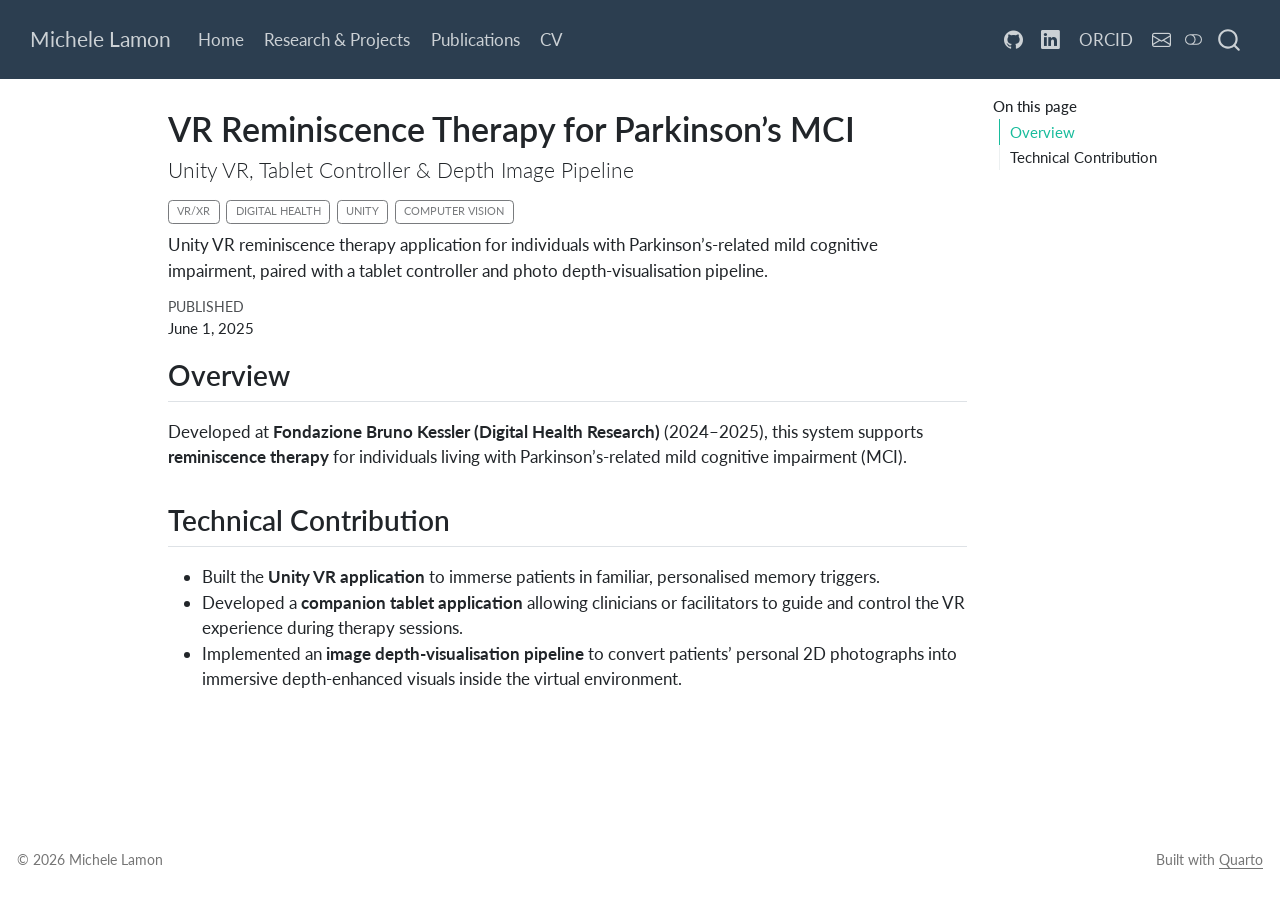
<file: projects/parkinson-reminiscence/index.html>
<!DOCTYPE html>
<html xmlns="http://www.w3.org/1999/xhtml" lang="en" xml:lang="en"><head>

<meta charset="utf-8">
<meta name="generator" content="quarto-1.11.9">

<meta name="viewport" content="width=device-width, initial-scale=1.0, user-scalable=yes">

<meta name="dcterms.date" content="2025-06-01">
<meta name="description" content="Unity VR reminiscence therapy application for individuals with Parkinson’s-related mild cognitive impairment, paired with a tablet controller and photo depth-visualisation pipeline.">

<title>VR Reminiscence Therapy for Parkinson’s MCI – Michele Lamon</title>
<style>
/* Default styles provided by pandoc.
** See https://pandoc.org/MANUAL.html#variables-for-html for config info.
*/
span.smallcaps{font-variant: small-caps;}
div.columns{display: flex; gap: 1.5em;}
div.column{flex: auto;}
@media screen {
div.columns{gap: min(4vw, 1.5em);}
div.column{overflow-x: auto;}
}
div.hanging-indent{margin-left: 1.5em; text-indent: -1.5em;}
ul.task-list{list-style: none;}
ul.task-list li input[type="checkbox"] {
  width: 0.8em;
  margin: 0 0.8em 0.2em -1em; /* quarto-specific, see https://github.com/quarto-dev/quarto-cli/issues/4556 */ 
  vertical-align: middle;
}
</style>


<script src="../../site_libs/quarto-nav/quarto-nav.js"></script>
<script src="../../site_libs/quarto-nav/headroom.min.js"></script>
<script src="../../site_libs/clipboard/clipboard.min.js"></script>
<script src="../../site_libs/quarto-search/autocomplete.umd.js"></script>
<script src="../../site_libs/quarto-search/fuse.min.js"></script>
<script src="../../site_libs/quarto-search/quarto-search.js"></script>
<meta name="quarto:offset" content="../../">
<script src="../../site_libs/quarto-html/quarto.js" type="module"></script>
<script src="../../site_libs/quarto-html/tabsets/tabsets.js" type="module"></script>
<script src="../../site_libs/quarto-html/scrollable-regions/scrollable-regions.js" type="module"></script>
<script src="../../site_libs/quarto-html/popper.min.js"></script>
<script src="../../site_libs/quarto-html/tippy.umd.min.js"></script>
<script src="../../site_libs/quarto-html/anchor.min.js"></script>
<link href="../../site_libs/quarto-html/tippy.css" rel="stylesheet">
<link href="../../site_libs/quarto-html/quarto-syntax-highlighting-63b5708e65d6cd79cd7618c58d0c21e7.css" rel="stylesheet" class="quarto-color-scheme" id="quarto-text-highlighting-styles">
<link href="../../site_libs/quarto-html/quarto-syntax-highlighting-dark-447e42e69aaa9833c0ba1b986f430b20.css" rel="stylesheet" class="quarto-color-scheme quarto-color-alternate" id="quarto-text-highlighting-styles">
<link href="../../site_libs/quarto-html/quarto-syntax-highlighting-63b5708e65d6cd79cd7618c58d0c21e7.css" rel="stylesheet" class="quarto-color-scheme-extra" id="quarto-text-highlighting-styles">
<script src="../../site_libs/bootstrap/bootstrap.min.js"></script>
<link href="../../site_libs/bootstrap/bootstrap-icons.css" rel="stylesheet">
<link href="../../site_libs/bootstrap/bootstrap-2204aace14fee31056958f356ac18f57.min.css" rel="stylesheet" append-hash="true" class="quarto-color-scheme" id="quarto-bootstrap" data-mode="light">
<link href="../../site_libs/bootstrap/bootstrap-dark-c1afb647e6504aed1ecd096a1ed45b6d.min.css" rel="stylesheet" append-hash="true" class="quarto-color-scheme quarto-color-alternate" id="quarto-bootstrap" data-mode="dark">
<link href="../../site_libs/bootstrap/bootstrap-2204aace14fee31056958f356ac18f57.min.css" rel="stylesheet" append-hash="true" class="quarto-color-scheme-extra" id="quarto-bootstrap" data-mode="light">
<script id="quarto-search-options" type="application/json">{
  "location": "navbar",
  "copy-button": false,
  "collapse-after": 3,
  "panel-placement": "end",
  "type": "overlay",
  "limit": 50,
  "keyboard-shortcut": [
    "f",
    "/",
    "s"
  ],
  "show-item-context": false,
  "language": {
    "search-no-results-text": "No results",
    "search-matching-documents-text": "matching documents",
    "search-copy-link-title": "Copy link to search",
    "search-hide-matches-text": "Hide additional matches",
    "search-more-match-text": "more match in this document",
    "search-more-matches-text": "more matches in this document",
    "search-clear-button-title": "Clear",
    "search-text-placeholder": "",
    "search-detached-cancel-button-title": "Cancel",
    "search-submit-button-title": "Submit",
    "search-label": "Search"
  }
}</script>
<style>html{ scroll-behavior: smooth; }</style>


<link rel="stylesheet" href="../../styles.css">
</head>

<body class="nav-fixed quarto-light"><a id="quarto-skip-link" class="visually-hidden-focusable" href="#quarto-document-content">Skip to main content</a><script id="quarto-html-before-body" type="application/javascript">
    const toggleBodyColorMode = (bsSheetEl) => {
      const mode = bsSheetEl.getAttribute("data-mode");
      const bodyEl = window.document.querySelector("body");
      if (mode === "dark") {
        bodyEl.classList.add("quarto-dark");
        bodyEl.classList.remove("quarto-light");
      } else {
        bodyEl.classList.add("quarto-light");
        bodyEl.classList.remove("quarto-dark");
      }
    }
    const toggleBodyColorPrimary = () => {
      const bsSheetEl = window.document.querySelector("link#quarto-bootstrap:not([rel=disabled-stylesheet])");
      if (bsSheetEl) {
        toggleBodyColorMode(bsSheetEl);
      }
    }
    const setColorSchemeToggle = (alternate) => {
      const toggles = window.document.querySelectorAll('.quarto-color-scheme-toggle');
      for (let i=0; i < toggles.length; i++) {
        const toggle = toggles[i];
        if (toggle) {
          toggle.setAttribute("aria-checked", alternate ? "true" : "false");
          if (alternate) {
            toggle.classList.add("alternate");
          } else {
            toggle.classList.remove("alternate");
          }
        }
      }
    };
    const toggleColorMode = (alternate) => {
      // Switch the stylesheets
      const primaryStylesheets = window.document.querySelectorAll('link.quarto-color-scheme:not(.quarto-color-alternate)');
      const alternateStylesheets = window.document.querySelectorAll('link.quarto-color-scheme.quarto-color-alternate');
      manageTransitions('#quarto-margin-sidebar .nav-link', false);
      if (alternate) {
        // note: dark is layered on light, we don't disable primary!
        enableStylesheet(alternateStylesheets);
        for (const sheetNode of alternateStylesheets) {
          if (sheetNode.id === "quarto-bootstrap") {
            toggleBodyColorMode(sheetNode);
          }
        }
      } else {
        disableStylesheet(alternateStylesheets);
        enableStylesheet(primaryStylesheets)
        toggleBodyColorPrimary();
      }
      manageTransitions('#quarto-margin-sidebar .nav-link', true);
      // Switch the toggles
      setColorSchemeToggle(alternate)
    }
    // Hack to workaround the fact that safari doesn't
    // properly recolor the scrollbar when toggling (#1455).
    // Not run on load: stylesheets are set before first paint there, and
    // scrolling would undo the scroll to a URL fragment (#14973).
    // The one pixel nudge keeps the reader where they were.
    const refreshSafariScrollbar = () => {
      if (navigator.userAgent.indexOf('Safari') > 0 && navigator.userAgent.indexOf('Chrome') == -1) {
        manageTransitions("body", false);
        const scrollY = window.scrollY;
        window.scrollTo(0, scrollY > 0 ? scrollY - 1 : 1);
        setTimeout(() => {
          window.scrollTo(0, scrollY);
          manageTransitions("body", true);
        }, 40);
      }
    }
    const disableStylesheet = (stylesheets) => {
      for (let i=0; i < stylesheets.length; i++) {
        const stylesheet = stylesheets[i];
        stylesheet.rel = 'disabled-stylesheet';
      }
    }
    const enableStylesheet = (stylesheets) => {
      for (let i=0; i < stylesheets.length; i++) {
        const stylesheet = stylesheets[i];
        if(stylesheet.rel !== 'stylesheet') { // for Chrome, which will still FOUC without this check
          stylesheet.rel = 'stylesheet';
        }
      }
    }
    const manageTransitions = (selector, allowTransitions) => {
      const els = window.document.querySelectorAll(selector);
      for (let i=0; i < els.length; i++) {
        const el = els[i];
        if (allowTransitions) {
          el.classList.remove('notransition');
        } else {
          el.classList.add('notransition');
        }
      }
    }
    const isFileUrl = () => {
      return window.location.protocol === 'file:';
    }
    const hasAlternateSentinel = () => {
      let styleSentinel = getColorSchemeSentinel();
      if (styleSentinel !== null) {
        return styleSentinel === "alternate";
      } else {
        return false;
      }
    }
    const setStyleSentinel = (alternate) => {
      const value = alternate ? "alternate" : "default";
      if (!isFileUrl()) {
        window.localStorage.setItem("quarto-color-scheme", value);
      } else {
        localAlternateSentinel = value;
      }
    }
    const getColorSchemeSentinel = () => {
      if (!isFileUrl()) {
        const storageValue = window.localStorage.getItem("quarto-color-scheme");
        return storageValue != null ? storageValue : localAlternateSentinel;
      } else {
        return localAlternateSentinel;
      }
    }
    const toggleGiscusIfUsed = (isAlternate, darkModeDefault) => {
      const baseTheme = document.querySelector('#giscus-base-theme')?.value ?? 'light';
      const alternateTheme = document.querySelector('#giscus-alt-theme')?.value ?? 'dark';
      let newTheme = '';
      if(authorPrefersDark) {
        newTheme = isAlternate ? baseTheme : alternateTheme;
      } else {
        newTheme = isAlternate ? alternateTheme : baseTheme;
      }
      const changeGiscusTheme = () => {
        // From: https://github.com/giscus/giscus/issues/336
        const sendMessage = (message) => {
          const iframe = document.querySelector('iframe.giscus-frame');
          if (!iframe) return;
          iframe.contentWindow.postMessage({ giscus: message }, 'https://giscus.app');
        }
        sendMessage({
          setConfig: {
            theme: newTheme
          }
        });
      }
      const isGiscussLoaded = window.document.querySelector('iframe.giscus-frame') !== null;
      if (isGiscussLoaded) {
        changeGiscusTheme();
      }
    };
    const authorPrefersDark = false;
    const darkModeDefault = authorPrefersDark;
      document.querySelector('link#quarto-text-highlighting-styles.quarto-color-scheme-extra').rel = 'disabled-stylesheet';
      document.querySelector('link#quarto-bootstrap.quarto-color-scheme-extra').rel = 'disabled-stylesheet';
    let localAlternateSentinel = darkModeDefault ? 'alternate' : 'default';
    // Dark / light mode switch
    window.quartoToggleColorScheme = () => {
      // Read the current dark / light value
      let toAlternate = !hasAlternateSentinel();
      toggleColorMode(toAlternate);
      refreshSafariScrollbar();
      setStyleSentinel(toAlternate);
      toggleGiscusIfUsed(toAlternate, darkModeDefault);
      window.dispatchEvent(new Event('resize'));
    };
    // Switch to dark mode if need be
    if (hasAlternateSentinel()) {
      toggleColorMode(true);
    } else {
      toggleColorMode(false);
    }
  </script>

<div id="quarto-search-results"></div>
  <header id="quarto-header" class="headroom fixed-top">
    <nav class="navbar navbar-expand-lg " data-bs-theme="dark" aria-label="Site">
      <div class="navbar-container container-fluid">
      <div class="navbar-brand-container mx-auto">
    <a class="navbar-brand" href="../../index.html">
    <span class="navbar-title">Michele Lamon</span>
    </a>
  </div>
          <button class="navbar-toggler" type="button" data-bs-toggle="collapse" data-bs-target="#navbarCollapse" aria-controls="navbarCollapse" aria-expanded="false" aria-label="Toggle navigation" onclick="if (window.quartoToggleHeadroom) { window.quartoToggleHeadroom(); }">
  <span class="navbar-toggler-icon"></span>
</button>
          <div class="collapse navbar-collapse" id="navbarCollapse">
            <ul class="navbar-nav navbar-nav-scroll me-auto">
  <li class="nav-item">
    <a class="nav-link" href="../../index.html"> 
<span class="menu-text">Home</span></a>
  </li>  
  <li class="nav-item">
    <a class="nav-link" href="../../research.html"> 
<span class="menu-text">Research &amp; Projects</span></a>
  </li>  
  <li class="nav-item">
    <a class="nav-link" href="../../publications.html"> 
<span class="menu-text">Publications</span></a>
  </li>  
  <li class="nav-item">
    <a class="nav-link" href="../../cv.html"> 
<span class="menu-text">CV</span></a>
  </li>  
</ul>
            <ul class="navbar-nav navbar-nav-scroll ms-auto">
  <li class="nav-item compact">
    <a class="nav-link" href="https://github.com/michelelamon"> <i class="bi bi-github" role="img" aria-label="GitHub">
</i> 
<span class="menu-text"></span></a>
  </li>  
  <li class="nav-item compact">
    <a class="nav-link" href="https://www.linkedin.com/in/michele-lamon/"> <i class="bi bi-linkedin" role="img" aria-label="LinkedIn">
</i> 
<span class="menu-text"></span></a>
  </li>  
  <li class="nav-item">
    <a class="nav-link" href="https://orcid.org/0009-0001-5500-6595"> 
<span class="menu-text">ORCID</span></a>
  </li>  
  <li class="nav-item compact">
    <a class="nav-link" href="mailto:mlamon@fbk.eu"> <i class="bi bi-envelope" role="img" aria-label="Email">
</i> 
<span class="menu-text"></span></a>
  </li>  
</ul>
          </div> <!-- /navcollapse -->
            <div class="quarto-navbar-tools">
  <button type="button" role="switch" aria-checked="false" class="quarto-color-scheme-toggle quarto-navigation-tool  px-1" onclick="window.quartoToggleColorScheme(); return false;" title="Toggle dark mode" aria-label="Toggle dark mode"><i class="bi"></i></button>
</div>
            <div id="quarto-search" class="" title="Search"></div>
      </div> <!-- /container-fluid -->
    </nav>
</header>
<!-- content -->
<div id="quarto-content" class="quarto-container page-columns page-rows-contents page-layout-article page-navbar">
<!-- sidebar -->
<!-- margin-sidebar -->
    <div id="quarto-margin-sidebar" class="sidebar margin-sidebar">
        <nav id="TOC" role="doc-toc" aria-labelledby="toc-title" class="toc-active">
    <h2 id="toc-title">On this page</h2>
   
  <ul>
  <li><a href="#overview" id="toc-overview" class="nav-link active" data-scroll-target="#overview">Overview</a></li>
  <li><a href="#technical-contribution" id="toc-technical-contribution" class="nav-link" data-scroll-target="#technical-contribution">Technical Contribution</a></li>
  </ul>
</nav>
    </div>
<!-- main -->
<main class="content" id="quarto-document-content" tabindex="-1">


<header id="title-block-header" class="quarto-title-block default">
<div class="quarto-title">
<h1 class="title">VR Reminiscence Therapy for Parkinson’s MCI</h1>
<p class="subtitle lead">Unity VR, Tablet Controller &amp; Depth Image Pipeline</p>
  <div class="quarto-categories">
    <div class="quarto-category">VR/XR</div>
    <div class="quarto-category">Digital Health</div>
    <div class="quarto-category">Unity</div>
    <div class="quarto-category">Computer Vision</div>
  </div>
  </div>

<div>
  <div class="description">
    Unity VR reminiscence therapy application for individuals with Parkinson’s-related mild cognitive impairment, paired with a tablet controller and photo depth-visualisation pipeline.
  </div>
</div>


<div class="quarto-title-meta">

    
    <div>
    <div class="quarto-title-meta-heading">Published</div>
    <div class="quarto-title-meta-contents">
      <p class="date">June 1, 2025</p>
    </div>
  </div>
  
    
  </div>
  


</header>


<section id="overview" class="level2">
<h2 class="anchored" data-anchor-id="overview">Overview</h2>
<p>Developed at <strong>Fondazione Bruno Kessler (Digital Health Research)</strong> (2024–2025), this system supports <strong>reminiscence therapy</strong> for individuals living with Parkinson’s-related mild cognitive impairment (MCI).</p>
</section>
<section id="technical-contribution" class="level2">
<h2 class="anchored" data-anchor-id="technical-contribution">Technical Contribution</h2>
<ul>
<li>Built the <strong>Unity VR application</strong> to immerse patients in familiar, personalised memory triggers.</li>
<li>Developed a <strong>companion tablet application</strong> allowing clinicians or facilitators to guide and control the VR experience during therapy sessions.</li>
<li>Implemented an <strong>image depth-visualisation pipeline</strong> to convert patients’ personal 2D photographs into immersive depth-enhanced visuals inside the virtual environment.</li>
</ul>


</section>

</main> <!-- /main -->
<script id="quarto-html-after-body" type="application/javascript">
  window.document.addEventListener("DOMContentLoaded", function (event) {
    // Ensure there is a toggle, if there isn't float one in the top right
    if (window.document.querySelector('.quarto-color-scheme-toggle') === null) {
      const toggle = window.document.createElement('button');
      toggle.type = "button";
      toggle.setAttribute("role", "switch");
      toggle.setAttribute("aria-checked", "false");
      toggle.classList.add('top-right');
      toggle.classList.add('quarto-color-scheme-toggle');
      toggle.setAttribute("aria-label", "Toggle dark mode");
      toggle.onclick = function() { try { window.quartoToggleColorScheme(); } catch {} return false; };
      const i = window.document.createElement("i");
      i.classList.add('bi');
      toggle.appendChild(i);
      // Put the toggle in a landmark of its own, so that landmark navigation
      // can reach it.
      //
      // The container is always a fresh direct child of body, and the toggle is
      // never moved into page furniture that the theme or the author controls.
      // The toggle is positioned against the page, so any ancestor that
      // establishes a containing block captures it: a positioned element or a
      // grid for position: absolute, and transform, filter, will-change or
      // contain for position: fixed. A direct child of body has none of these
      // to inherit, and the shift when one appears is silent and visual.
      //
      // ARIA says a document should have at most one banner, and axe reports a
      // duplicate whether or not the banners carry distinct labels. So use a
      // header when the page has no banner yet, and a named region otherwise.
      //
      // A header is a banner wherever it sits, unless it is inside sectioning
      // content, so this cannot just look at the children of body: a custom
      // page layout wraps the title block header in a plain div. An explicit
      // role="banner" always counts.
      const sectioning = 'article, aside, main, nav, section, [role="article"], [role="complementary"], [role="main"], [role="navigation"], [role="region"]';
      const hasBanner = Array.from(
        window.document.querySelectorAll('header:not([role]), [role="banner"]')
      ).some(function(el) {
        return el.hasAttribute("role") || el.closest(sectioning) === null;
      });
      const container = window.document.createElement(hasBanner ? "div" : "header");
      if (hasBanner) {
        container.setAttribute("role", "region");
        container.setAttribute("aria-label", "Toggle dark mode");
      }
      container.classList.add('quarto-color-scheme-toggle-container');
      container.appendChild(toggle);
      window.document.body.appendChild(container);
    }
    setColorSchemeToggle(hasAlternateSentinel())
    const icon = "";
    const anchorJS = new window.AnchorJS();
    anchorJS.options = {
      placement: 'right',
      icon: icon
    };
    anchorJS.add('.anchored');
    const isCodeAnnotation = (el) => {
      for (const clz of el.classList) {
        if (clz.startsWith('code-annotation-')) {                     
          return true;
        }
      }
      return false;
    }
    const onCopySuccess = function(e) {
      // button target
      const button = e.trigger;
      // don't keep focus
      button.blur();
      // flash "checked"
      button.classList.add('code-copy-button-checked');
      var currentTitle = button.getAttribute("title");
      button.setAttribute("title", "Copied!");
      let tooltip;
      if (window.bootstrap) {
        button.setAttribute("data-bs-toggle", "tooltip");
        button.setAttribute("data-bs-placement", "left");
        button.setAttribute("data-bs-title", "Copied!");
        tooltip = new bootstrap.Tooltip(button, 
          { trigger: "manual", 
            customClass: "code-copy-button-tooltip",
            offset: [0, -8]});
        tooltip.show();    
      }
      setTimeout(function() {
        if (tooltip) {
          tooltip.hide();
          button.removeAttribute("data-bs-title");
          button.removeAttribute("data-bs-toggle");
          button.removeAttribute("data-bs-placement");
        }
        button.setAttribute("title", currentTitle);
        button.classList.remove('code-copy-button-checked');
      }, 1000);
      // clear code selection
      e.clearSelection();
    }
    const getTextToCopy = function(trigger) {
      const outerScaffold = trigger.parentElement.cloneNode(true);
      const codeEl = outerScaffold.querySelector('code');
      for (const childEl of codeEl.children) {
        if (isCodeAnnotation(childEl)) {
          childEl.remove();
        }
      }
      return codeEl.innerText;
    }
    const clipboard = new window.ClipboardJS('.code-copy-button:not([data-in-quarto-modal])', {
      text: getTextToCopy
    });
    clipboard.on('success', onCopySuccess);
    if (window.document.getElementById('quarto-embedded-source-code-modal')) {
      const clipboardModal = new window.ClipboardJS('.code-copy-button[data-in-quarto-modal]', {
        text: getTextToCopy,
        container: window.document.getElementById('quarto-embedded-source-code-modal')
      });
      clipboardModal.on('success', onCopySuccess);
    }
      var localhostRegex = new RegExp(/^(?:http|https):\/\/localhost\:?[0-9]*\//);
      var mailtoRegex = new RegExp(/^mailto:/);
        var filterRegex = new RegExp("https:\/\/michelelamon\.github\.io");
      const newWindowLabel = "(opens in a new tab)";
      const newWindowNoteId = "quarto-ext-newwindow-label";
      // Links reference one hidden label through aria-describedby, so the
      // announcement never changes their accessible name.
      var describeNewWindow = (link) => {
        if (!window.document.getElementById(newWindowNoteId)) {
          var newWindowNote = window.document.createElement("span");
          newWindowNote.id = newWindowNoteId;
          newWindowNote.hidden = true;
          newWindowNote.textContent = newWindowLabel;
          window.document.body.appendChild(newWindowNote);
        }
        var describedBy = (link.getAttribute("aria-describedby") || "").split(/\s+/).filter(Boolean);
        if (!describedBy.includes(newWindowNoteId)) {
          describedBy.push(newWindowNoteId);
          link.setAttribute("aria-describedby", describedBy.join(" "));
        }
      }
      var isInternal = (href) => {
          return filterRegex.test(href) || localhostRegex.test(href) || mailtoRegex.test(href);
      }
      // Inspect non-navigation links and adorn them if external
      window.quartoDecorateExternalLinks = function (root) {
     var links = (root || window.document).querySelectorAll('a[href]:not(.nav-link):not(.navbar-brand):not(.toc-action):not(.sidebar-link):not(.sidebar-item-toggle):not(.pagination-link):not(.no-external):not([aria-hidden]):not(.dropdown-item):not(.quarto-navigation-tool):not(.about-link)');
      for (var i=0; i<links.length; i++) {
        const link = links[i];
        if (!isInternal(link.href)) {
          // undo the damage that might have been done by quarto-nav.js in the case of
          // links that we want to consider external
          if (link.dataset.originalHref !== undefined) {
            link.href = link.dataset.originalHref;
          }
            // target, if specified
            link.setAttribute("target", "_blank");
            if (link.getAttribute("rel") === null) {
              link.setAttribute("rel", "noopener");
            }
            describeNewWindow(link);
          if (!link.classList.contains('no-external-icon')) {
          }
        }
      }
      };
      window.quartoDecorateExternalLinks(window.document);
    // Esc closes the popup (WCAG 1.4.13) and focus leaving both trigger and
    // popup closes it (WCAG 2.4.11); tippy handles neither for interactive popups.
    const hideOnEscAndFocusOut = {
      name: 'hideOnEscAndFocusOut',
      defaultValue: true,
      fn(instance) {
        const dismiss = () => {
          // A show scheduled by the trigger delay would otherwise reopen it
          instance.clearDelayTimeouts();
          instance.hide();
        };
        const onKeyDown = (event) => {
          if (event.key !== 'Escape') {
            return;
          }
          // Keep Esc from also reaching page handlers (e.g. reveal.js overview),
          // except an open reveal.js slide menu, which Esc should close too.
          // The menu handles keys only when its keyboard option is on.
          const menuHandlesEsc = window.Reveal?.getPlugin?.('menu')?.isOpen() &&
            window.Reveal.getConfig().menu?.keyboard !== false;
          if (!menuHandlesEsc) {
            event.stopPropagation();
          }
          if (instance.popper.contains(window.document.activeElement)) {
            // Disabled while refocusing so the focus trigger does not reopen it
            instance.disable();
            instance.reference.focus();
            instance.enable();
          }
          dismiss();
        };
        const onFocusOut = (event) => {
          const target = event.relatedTarget;
          if (target && !instance.reference.contains(target) &&
              !instance.popper.contains(target)) {
            dismiss();
          }
        };
        // On the trigger too: a click trigger (code-annotations: select) has no
        // blur handling. Attached for the instance's lifetime so leaving the
        // trigger also cancels a show still pending on the trigger delay.
        instance.reference.addEventListener('focusout', onFocusOut);
        return {
          onShow() {
            window.document.addEventListener('keydown', onKeyDown, true);
            instance.popper.addEventListener('focusout', onFocusOut);
          },
          onHide() {
            window.document.removeEventListener('keydown', onKeyDown, true);
            instance.popper.removeEventListener('focusout', onFocusOut);
          },
          onDestroy() {
            instance.reference.removeEventListener('focusout', onFocusOut);
          },
        };
      },
    };
    function tippyHover(el, contentFn, onTriggerFn, onUntriggerFn) {
      const config = {
        allowHTML: true,
        maxWidth: 500,
        delay: 100,
        arrow: false,
        appendTo: function(el) {
            return el.parentElement;
        },
        interactive: true,
        interactiveBorder: 10,
        theme: 'quarto',
        placement: 'bottom-start',
        plugins: [hideOnEscAndFocusOut],
      };
      if (contentFn) {
        config.content = contentFn;
      }
      if (onTriggerFn) {
        config.onTrigger = onTriggerFn;
      }
      if (onUntriggerFn) {
        config.onUntrigger = onUntriggerFn;
      }
      window.tippy(el, config); 
    }
    const noterefs = window.document.querySelectorAll('a[role="doc-noteref"]');
    for (var i=0; i<noterefs.length; i++) {
      const ref = noterefs[i];
      tippyHover(ref, function() {
        // use id or data attribute instead here
        let href = ref.getAttribute('data-footnote-href') || ref.getAttribute('href');
        try { href = new URL(href).hash; } catch {}
        const id = href.replace(/^#\/?/, "");
        const note = window.document.getElementById(id);
        if (note) {
          return note.innerHTML;
        } else {
          return "";
        }
      });
    }
    const xrefs = window.document.querySelectorAll('a.quarto-xref');
    const processXRef = (id, note) => {
      // Strip column container classes
      const stripColumnClz = (el) => {
        el.classList.remove("page-full", "page-columns");
        if (el.children) {
          for (const child of el.children) {
            stripColumnClz(child);
          }
        }
      }
      stripColumnClz(note)
      if (id === null || id.startsWith('sec-')) {
        // Special case sections, only their first couple elements
        const container = document.createElement("div");
        if (note.children && note.children.length > 2) {
          container.appendChild(note.children[0].cloneNode(true));
          for (let i = 1; i < note.children.length; i++) {
            const child = note.children[i];
            if (child.tagName === "P" && child.innerText === "") {
              continue;
            } else {
              container.appendChild(child.cloneNode(true));
              break;
            }
          }
          if (window.Quarto?.typesetMath) {
            window.Quarto.typesetMath(container);
          }
          return container.innerHTML
        } else {
          if (window.Quarto?.typesetMath) {
            window.Quarto.typesetMath(note);
          }
          return note.innerHTML;
        }
      } else {
        // Remove any anchor links if they are present
        const anchorLink = note.querySelector('a.anchorjs-link');
        if (anchorLink) {
          anchorLink.remove();
        }
        if (window.Quarto?.typesetMath) {
          window.Quarto.typesetMath(note);
        }
        if (note.classList.contains("callout")) {
          return note.outerHTML;
        } else {
          return note.innerHTML;
        }
      }
    }
    for (var i=0; i<xrefs.length; i++) {
      const xref = xrefs[i];
      tippyHover(xref, undefined, function(instance) {
        instance.disable();
        let url = xref.getAttribute('href');
        let hash = undefined; 
        if (url.startsWith('#')) {
          hash = url;
        } else {
          try { hash = new URL(url).hash; } catch {}
        }
        if (hash) {
          const id = hash.replace(/^#\/?/, "");
          const note = window.document.getElementById(id);
          if (note !== null) {
            try {
              const html = processXRef(id, note.cloneNode(true));
              instance.setContent(html);
            } finally {
              instance.enable();
              instance.show();
            }
          } else {
            // See if we can fetch this
            fetch(url.split('#')[0])
            .then(res => res.text())
            .then(html => {
              const parser = new DOMParser();
              const htmlDoc = parser.parseFromString(html, "text/html");
              const note = htmlDoc.getElementById(id);
              if (note !== null) {
                const html = processXRef(id, note);
                instance.setContent(html);
              } 
            }).finally(() => {
              instance.enable();
              instance.show();
            });
          }
        } else {
          // See if we can fetch a full url (with no hash to target)
          // This is a special case and we should probably do some content thinning / targeting
          fetch(url)
          .then(res => res.text())
          .then(html => {
            const parser = new DOMParser();
            const htmlDoc = parser.parseFromString(html, "text/html");
            const note = htmlDoc.querySelector('main.content');
            if (note !== null) {
              // This should only happen for chapter cross references
              // (since there is no id in the URL)
              // remove the first header
              if (note.children.length > 0 && note.children[0].tagName === "HEADER") {
                note.children[0].remove();
              }
              const html = processXRef(null, note);
              instance.setContent(html);
            } 
          }).finally(() => {
            instance.enable();
            instance.show();
          });
        }
      }, function(instance) {
      });
    }
        let selectedAnnoteEl;
        const selectorForAnnotation = ( cell, annotation) => {
          let cellAttr = 'data-code-cell="' + cell + '"';
          let lineAttr = 'data-code-annotation="' +  annotation + '"';
          const selector = 'span[' + cellAttr + '][' + lineAttr + ']';
          return selector;
        }
        const selectCodeLines = (annoteEl) => {
          const doc = window.document;
          const targetCell = annoteEl.getAttribute("data-target-cell");
          const targetAnnotation = annoteEl.getAttribute("data-target-annotation");
          const annoteSpan = window.document.querySelector(selectorForAnnotation(targetCell, targetAnnotation));
          const lines = annoteSpan.getAttribute("data-code-lines").split(",");
          const lineIds = lines.map((line) => {
            return targetCell + "-" + line;
          })
          // Each band is positioned against its own containing block, which is
          // not the offsetParent of the lines, so place it from client rects.
          const placeBand = (band, firstEl, lastEl, codeBlock) => {
            const container = band.offsetParent;
            if (container === null) {
              return;
            }
            const containerRect = container.getBoundingClientRect();
            // Reveal.js scales slides with a transform, so convert client
            // pixels back to the CSS pixels of the container.
            const scale = containerRect.height / container.offsetHeight || 1;
            const firstRect = firstEl.getBoundingClientRect();
            const lastRect = lastEl.getBoundingClientRect();
            const top = (firstRect.top - containerRect.top) / scale - container.clientTop + container.scrollTop;
            const height = (lastRect.bottom - firstRect.top) / scale;
            band.style.top = top - 2 + "px";
            band.style.height = height + 4 + "px";
            if (codeBlock) {
              // Without the copy button wrapper, the containing block is wider
              // than the code block, so span the code block explicitly.
              const blockRect = codeBlock.getBoundingClientRect();
              band.style.left = (blockRect.left - containerRect.left) / scale - container.clientLeft + container.scrollLeft + "px";
              band.style.width = blockRect.width / scale + "px";
            }
          };
          if (lineIds.length > 0) {
            const el = window.document.getElementById(lineIds[0]);
            const lastEl = window.document.getElementById(lineIds[lineIds.length - 1]);
            const parent = el.parentElement.parentElement;
            // cook up a div (if necessary) and position it
            let div = window.document.getElementById("code-annotation-line-highlight");
            if (div === null) {
              div = window.document.createElement("div");
              div.setAttribute("id", "code-annotation-line-highlight");
              div.style.position = 'absolute';
              parent.appendChild(div);
            }
            placeBand(div, el, lastEl, parent.closest("div.sourceCode") || parent);
            let gutterDiv = window.document.getElementById("code-annotation-line-highlight-gutter");
            if (gutterDiv === null) {
              gutterDiv = window.document.createElement("div");
              gutterDiv.setAttribute("id", "code-annotation-line-highlight-gutter");
              gutterDiv.style.position = 'absolute';
              const codeCell = window.document.getElementById(targetCell);
              const gutter = codeCell.querySelector('.code-annotation-gutter');
              gutter.appendChild(gutterDiv);
            }
            placeBand(gutterDiv, el, lastEl);
            selectedAnnoteEl = annoteEl;
          }
        };
        const unselectCodeLines = () => {
          const elementsIds = ["code-annotation-line-highlight", "code-annotation-line-highlight-gutter"];
          elementsIds.forEach((elId) => {
            const div = window.document.getElementById(elId);
            if (div) {
              div.remove();
            }
          });
          selectedAnnoteEl = undefined;
        };
          // Handle positioning of the toggle
      window.addEventListener(
        "resize",
        throttle(() => {
          elRect = undefined;
          if (selectedAnnoteEl) {
            selectCodeLines(selectedAnnoteEl);
          }
        }, 10)
      );
      function throttle(fn, ms) {
      let throttle = false;
      let timer;
        return (...args) => {
          if(!throttle) { // first call gets through
              fn.apply(this, args);
              throttle = true;
          } else { // all the others get throttled
              if(timer) clearTimeout(timer); // cancel #2
              timer = setTimeout(() => {
                fn.apply(this, args);
                timer = throttle = false;
              }, ms);
          }
        };
      }
        // Attach click handler to the DT
        const annoteDls = window.document.querySelectorAll('dt[data-target-cell]');
        for (const annoteDlNode of annoteDls) {
          annoteDlNode.addEventListener('click', (event) => {
            const clickedEl = event.target;
            if (clickedEl !== selectedAnnoteEl) {
              unselectCodeLines();
              const activeEl = window.document.querySelector('dt[data-target-cell].code-annotation-active');
              if (activeEl) {
                activeEl.classList.remove('code-annotation-active');
              }
              selectCodeLines(clickedEl);
              clickedEl.classList.add('code-annotation-active');
            } else {
              // Unselect the line
              unselectCodeLines();
              clickedEl.classList.remove('code-annotation-active');
            }
          });
        }
    const findCites = (el) => {
      const parentEl = el.parentElement;
      if (parentEl) {
        const cites = parentEl.dataset.cites;
        if (cites) {
          return {
            el,
            cites: cites.split(' ')
          };
        } else {
          return findCites(el.parentElement)
        }
      } else {
        return undefined;
      }
    };
    var bibliorefs = window.document.querySelectorAll('a[role="doc-biblioref"]');
    for (var i=0; i<bibliorefs.length; i++) {
      const ref = bibliorefs[i];
      const citeInfo = findCites(ref);
      if (citeInfo) {
        tippyHover(citeInfo.el, function() {
          var popup = window.document.createElement('div');
          citeInfo.cites.forEach(function(cite) {
            var citeDiv = window.document.createElement('div');
            citeDiv.classList.add('hanging-indent');
            citeDiv.classList.add('csl-entry');
            var biblioDiv = window.document.getElementById('ref-' + cite);
            if (biblioDiv) {
              citeDiv.innerHTML = biblioDiv.innerHTML;
            }
            popup.appendChild(citeDiv);
          });
          return popup.innerHTML;
        });
      }
    }
  });
  </script>
  <script type="application/javascript">
  window.quartoScrollableRegionsLabels = {"code":"Scrollable code","output":"Scrollable output"};
  </script>
</div> <!-- /content -->
<footer class="footer">
  <div class="nav-footer">
    <div class="nav-footer-left">
<p>© 2026 Michele Lamon</p>
</div>   
    <div class="nav-footer-center">
      &nbsp;
    </div>
    <div class="nav-footer-right">
<p>Built with <a href="https://quarto.org/">Quarto</a></p>
</div>
  </div>
</footer>




<script src="../../site_libs/quarto-html/zenscroll-min.js"></script>
</body></html>
</file>
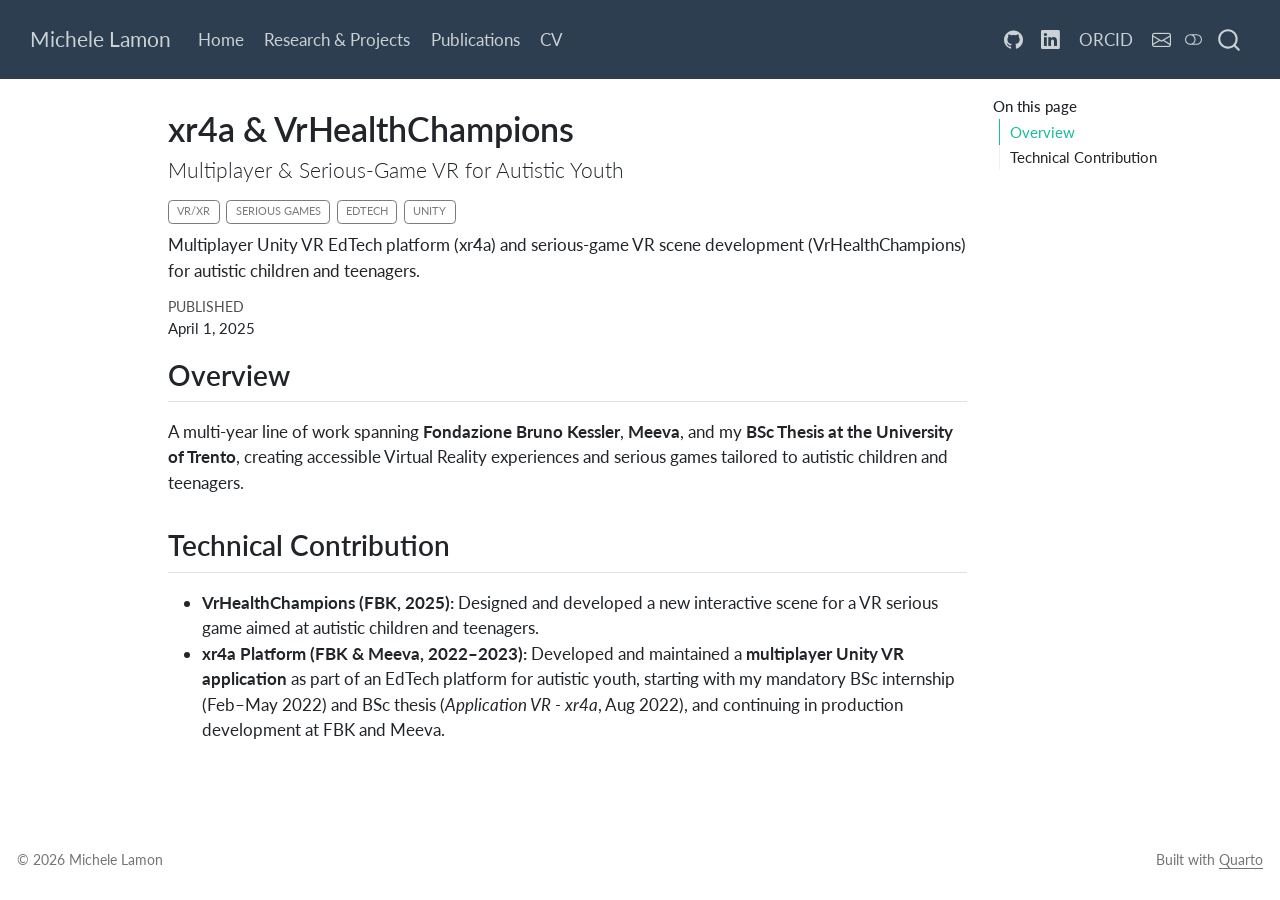
<file: projects/xr4a-vrhealthchampions/index.html>
<!DOCTYPE html>
<html xmlns="http://www.w3.org/1999/xhtml" lang="en" xml:lang="en"><head>

<meta charset="utf-8">
<meta name="generator" content="quarto-1.11.9">

<meta name="viewport" content="width=device-width, initial-scale=1.0, user-scalable=yes">

<meta name="dcterms.date" content="2025-04-01">
<meta name="description" content="Multiplayer Unity VR EdTech platform (xr4a) and serious-game VR scene development (VrHealthChampions) for autistic children and teenagers.">

<title>xr4a &amp; VrHealthChampions – Michele Lamon</title>
<style>
/* Default styles provided by pandoc.
** See https://pandoc.org/MANUAL.html#variables-for-html for config info.
*/
span.smallcaps{font-variant: small-caps;}
div.columns{display: flex; gap: 1.5em;}
div.column{flex: auto;}
@media screen {
div.columns{gap: min(4vw, 1.5em);}
div.column{overflow-x: auto;}
}
div.hanging-indent{margin-left: 1.5em; text-indent: -1.5em;}
ul.task-list{list-style: none;}
ul.task-list li input[type="checkbox"] {
  width: 0.8em;
  margin: 0 0.8em 0.2em -1em; /* quarto-specific, see https://github.com/quarto-dev/quarto-cli/issues/4556 */ 
  vertical-align: middle;
}
</style>


<script src="../../site_libs/quarto-nav/quarto-nav.js"></script>
<script src="../../site_libs/quarto-nav/headroom.min.js"></script>
<script src="../../site_libs/clipboard/clipboard.min.js"></script>
<script src="../../site_libs/quarto-search/autocomplete.umd.js"></script>
<script src="../../site_libs/quarto-search/fuse.min.js"></script>
<script src="../../site_libs/quarto-search/quarto-search.js"></script>
<meta name="quarto:offset" content="../../">
<script src="../../site_libs/quarto-html/quarto.js" type="module"></script>
<script src="../../site_libs/quarto-html/tabsets/tabsets.js" type="module"></script>
<script src="../../site_libs/quarto-html/scrollable-regions/scrollable-regions.js" type="module"></script>
<script src="../../site_libs/quarto-html/popper.min.js"></script>
<script src="../../site_libs/quarto-html/tippy.umd.min.js"></script>
<script src="../../site_libs/quarto-html/anchor.min.js"></script>
<link href="../../site_libs/quarto-html/tippy.css" rel="stylesheet">
<link href="../../site_libs/quarto-html/quarto-syntax-highlighting-63b5708e65d6cd79cd7618c58d0c21e7.css" rel="stylesheet" class="quarto-color-scheme" id="quarto-text-highlighting-styles">
<link href="../../site_libs/quarto-html/quarto-syntax-highlighting-dark-447e42e69aaa9833c0ba1b986f430b20.css" rel="stylesheet" class="quarto-color-scheme quarto-color-alternate" id="quarto-text-highlighting-styles">
<link href="../../site_libs/quarto-html/quarto-syntax-highlighting-63b5708e65d6cd79cd7618c58d0c21e7.css" rel="stylesheet" class="quarto-color-scheme-extra" id="quarto-text-highlighting-styles">
<script src="../../site_libs/bootstrap/bootstrap.min.js"></script>
<link href="../../site_libs/bootstrap/bootstrap-icons.css" rel="stylesheet">
<link href="../../site_libs/bootstrap/bootstrap-2204aace14fee31056958f356ac18f57.min.css" rel="stylesheet" append-hash="true" class="quarto-color-scheme" id="quarto-bootstrap" data-mode="light">
<link href="../../site_libs/bootstrap/bootstrap-dark-c1afb647e6504aed1ecd096a1ed45b6d.min.css" rel="stylesheet" append-hash="true" class="quarto-color-scheme quarto-color-alternate" id="quarto-bootstrap" data-mode="dark">
<link href="../../site_libs/bootstrap/bootstrap-2204aace14fee31056958f356ac18f57.min.css" rel="stylesheet" append-hash="true" class="quarto-color-scheme-extra" id="quarto-bootstrap" data-mode="light">
<script id="quarto-search-options" type="application/json">{
  "location": "navbar",
  "copy-button": false,
  "collapse-after": 3,
  "panel-placement": "end",
  "type": "overlay",
  "limit": 50,
  "keyboard-shortcut": [
    "f",
    "/",
    "s"
  ],
  "show-item-context": false,
  "language": {
    "search-no-results-text": "No results",
    "search-matching-documents-text": "matching documents",
    "search-copy-link-title": "Copy link to search",
    "search-hide-matches-text": "Hide additional matches",
    "search-more-match-text": "more match in this document",
    "search-more-matches-text": "more matches in this document",
    "search-clear-button-title": "Clear",
    "search-text-placeholder": "",
    "search-detached-cancel-button-title": "Cancel",
    "search-submit-button-title": "Submit",
    "search-label": "Search"
  }
}</script>
<style>html{ scroll-behavior: smooth; }</style>


<link rel="stylesheet" href="../../styles.css">
</head>

<body class="nav-fixed quarto-light"><a id="quarto-skip-link" class="visually-hidden-focusable" href="#quarto-document-content">Skip to main content</a><script id="quarto-html-before-body" type="application/javascript">
    const toggleBodyColorMode = (bsSheetEl) => {
      const mode = bsSheetEl.getAttribute("data-mode");
      const bodyEl = window.document.querySelector("body");
      if (mode === "dark") {
        bodyEl.classList.add("quarto-dark");
        bodyEl.classList.remove("quarto-light");
      } else {
        bodyEl.classList.add("quarto-light");
        bodyEl.classList.remove("quarto-dark");
      }
    }
    const toggleBodyColorPrimary = () => {
      const bsSheetEl = window.document.querySelector("link#quarto-bootstrap:not([rel=disabled-stylesheet])");
      if (bsSheetEl) {
        toggleBodyColorMode(bsSheetEl);
      }
    }
    const setColorSchemeToggle = (alternate) => {
      const toggles = window.document.querySelectorAll('.quarto-color-scheme-toggle');
      for (let i=0; i < toggles.length; i++) {
        const toggle = toggles[i];
        if (toggle) {
          toggle.setAttribute("aria-checked", alternate ? "true" : "false");
          if (alternate) {
            toggle.classList.add("alternate");
          } else {
            toggle.classList.remove("alternate");
          }
        }
      }
    };
    const toggleColorMode = (alternate) => {
      // Switch the stylesheets
      const primaryStylesheets = window.document.querySelectorAll('link.quarto-color-scheme:not(.quarto-color-alternate)');
      const alternateStylesheets = window.document.querySelectorAll('link.quarto-color-scheme.quarto-color-alternate');
      manageTransitions('#quarto-margin-sidebar .nav-link', false);
      if (alternate) {
        // note: dark is layered on light, we don't disable primary!
        enableStylesheet(alternateStylesheets);
        for (const sheetNode of alternateStylesheets) {
          if (sheetNode.id === "quarto-bootstrap") {
            toggleBodyColorMode(sheetNode);
          }
        }
      } else {
        disableStylesheet(alternateStylesheets);
        enableStylesheet(primaryStylesheets)
        toggleBodyColorPrimary();
      }
      manageTransitions('#quarto-margin-sidebar .nav-link', true);
      // Switch the toggles
      setColorSchemeToggle(alternate)
    }
    // Hack to workaround the fact that safari doesn't
    // properly recolor the scrollbar when toggling (#1455).
    // Not run on load: stylesheets are set before first paint there, and
    // scrolling would undo the scroll to a URL fragment (#14973).
    // The one pixel nudge keeps the reader where they were.
    const refreshSafariScrollbar = () => {
      if (navigator.userAgent.indexOf('Safari') > 0 && navigator.userAgent.indexOf('Chrome') == -1) {
        manageTransitions("body", false);
        const scrollY = window.scrollY;
        window.scrollTo(0, scrollY > 0 ? scrollY - 1 : 1);
        setTimeout(() => {
          window.scrollTo(0, scrollY);
          manageTransitions("body", true);
        }, 40);
      }
    }
    const disableStylesheet = (stylesheets) => {
      for (let i=0; i < stylesheets.length; i++) {
        const stylesheet = stylesheets[i];
        stylesheet.rel = 'disabled-stylesheet';
      }
    }
    const enableStylesheet = (stylesheets) => {
      for (let i=0; i < stylesheets.length; i++) {
        const stylesheet = stylesheets[i];
        if(stylesheet.rel !== 'stylesheet') { // for Chrome, which will still FOUC without this check
          stylesheet.rel = 'stylesheet';
        }
      }
    }
    const manageTransitions = (selector, allowTransitions) => {
      const els = window.document.querySelectorAll(selector);
      for (let i=0; i < els.length; i++) {
        const el = els[i];
        if (allowTransitions) {
          el.classList.remove('notransition');
        } else {
          el.classList.add('notransition');
        }
      }
    }
    const isFileUrl = () => {
      return window.location.protocol === 'file:';
    }
    const hasAlternateSentinel = () => {
      let styleSentinel = getColorSchemeSentinel();
      if (styleSentinel !== null) {
        return styleSentinel === "alternate";
      } else {
        return false;
      }
    }
    const setStyleSentinel = (alternate) => {
      const value = alternate ? "alternate" : "default";
      if (!isFileUrl()) {
        window.localStorage.setItem("quarto-color-scheme", value);
      } else {
        localAlternateSentinel = value;
      }
    }
    const getColorSchemeSentinel = () => {
      if (!isFileUrl()) {
        const storageValue = window.localStorage.getItem("quarto-color-scheme");
        return storageValue != null ? storageValue : localAlternateSentinel;
      } else {
        return localAlternateSentinel;
      }
    }
    const toggleGiscusIfUsed = (isAlternate, darkModeDefault) => {
      const baseTheme = document.querySelector('#giscus-base-theme')?.value ?? 'light';
      const alternateTheme = document.querySelector('#giscus-alt-theme')?.value ?? 'dark';
      let newTheme = '';
      if(authorPrefersDark) {
        newTheme = isAlternate ? baseTheme : alternateTheme;
      } else {
        newTheme = isAlternate ? alternateTheme : baseTheme;
      }
      const changeGiscusTheme = () => {
        // From: https://github.com/giscus/giscus/issues/336
        const sendMessage = (message) => {
          const iframe = document.querySelector('iframe.giscus-frame');
          if (!iframe) return;
          iframe.contentWindow.postMessage({ giscus: message }, 'https://giscus.app');
        }
        sendMessage({
          setConfig: {
            theme: newTheme
          }
        });
      }
      const isGiscussLoaded = window.document.querySelector('iframe.giscus-frame') !== null;
      if (isGiscussLoaded) {
        changeGiscusTheme();
      }
    };
    const authorPrefersDark = false;
    const darkModeDefault = authorPrefersDark;
      document.querySelector('link#quarto-text-highlighting-styles.quarto-color-scheme-extra').rel = 'disabled-stylesheet';
      document.querySelector('link#quarto-bootstrap.quarto-color-scheme-extra').rel = 'disabled-stylesheet';
    let localAlternateSentinel = darkModeDefault ? 'alternate' : 'default';
    // Dark / light mode switch
    window.quartoToggleColorScheme = () => {
      // Read the current dark / light value
      let toAlternate = !hasAlternateSentinel();
      toggleColorMode(toAlternate);
      refreshSafariScrollbar();
      setStyleSentinel(toAlternate);
      toggleGiscusIfUsed(toAlternate, darkModeDefault);
      window.dispatchEvent(new Event('resize'));
    };
    // Switch to dark mode if need be
    if (hasAlternateSentinel()) {
      toggleColorMode(true);
    } else {
      toggleColorMode(false);
    }
  </script>

<div id="quarto-search-results"></div>
  <header id="quarto-header" class="headroom fixed-top">
    <nav class="navbar navbar-expand-lg " data-bs-theme="dark" aria-label="Site">
      <div class="navbar-container container-fluid">
      <div class="navbar-brand-container mx-auto">
    <a class="navbar-brand" href="../../index.html">
    <span class="navbar-title">Michele Lamon</span>
    </a>
  </div>
          <button class="navbar-toggler" type="button" data-bs-toggle="collapse" data-bs-target="#navbarCollapse" aria-controls="navbarCollapse" aria-expanded="false" aria-label="Toggle navigation" onclick="if (window.quartoToggleHeadroom) { window.quartoToggleHeadroom(); }">
  <span class="navbar-toggler-icon"></span>
</button>
          <div class="collapse navbar-collapse" id="navbarCollapse">
            <ul class="navbar-nav navbar-nav-scroll me-auto">
  <li class="nav-item">
    <a class="nav-link" href="../../index.html"> 
<span class="menu-text">Home</span></a>
  </li>  
  <li class="nav-item">
    <a class="nav-link" href="../../research.html"> 
<span class="menu-text">Research &amp; Projects</span></a>
  </li>  
  <li class="nav-item">
    <a class="nav-link" href="../../publications.html"> 
<span class="menu-text">Publications</span></a>
  </li>  
  <li class="nav-item">
    <a class="nav-link" href="../../cv.html"> 
<span class="menu-text">CV</span></a>
  </li>  
</ul>
            <ul class="navbar-nav navbar-nav-scroll ms-auto">
  <li class="nav-item compact">
    <a class="nav-link" href="https://github.com/michelelamon"> <i class="bi bi-github" role="img" aria-label="GitHub">
</i> 
<span class="menu-text"></span></a>
  </li>  
  <li class="nav-item compact">
    <a class="nav-link" href="https://www.linkedin.com/in/michele-lamon/"> <i class="bi bi-linkedin" role="img" aria-label="LinkedIn">
</i> 
<span class="menu-text"></span></a>
  </li>  
  <li class="nav-item">
    <a class="nav-link" href="https://orcid.org/0009-0001-5500-6595"> 
<span class="menu-text">ORCID</span></a>
  </li>  
  <li class="nav-item compact">
    <a class="nav-link" href="mailto:mlamon@fbk.eu"> <i class="bi bi-envelope" role="img" aria-label="Email">
</i> 
<span class="menu-text"></span></a>
  </li>  
</ul>
          </div> <!-- /navcollapse -->
            <div class="quarto-navbar-tools">
  <button type="button" role="switch" aria-checked="false" class="quarto-color-scheme-toggle quarto-navigation-tool  px-1" onclick="window.quartoToggleColorScheme(); return false;" title="Toggle dark mode" aria-label="Toggle dark mode"><i class="bi"></i></button>
</div>
            <div id="quarto-search" class="" title="Search"></div>
      </div> <!-- /container-fluid -->
    </nav>
</header>
<!-- content -->
<div id="quarto-content" class="quarto-container page-columns page-rows-contents page-layout-article page-navbar">
<!-- sidebar -->
<!-- margin-sidebar -->
    <div id="quarto-margin-sidebar" class="sidebar margin-sidebar">
        <nav id="TOC" role="doc-toc" aria-labelledby="toc-title" class="toc-active">
    <h2 id="toc-title">On this page</h2>
   
  <ul>
  <li><a href="#overview" id="toc-overview" class="nav-link active" data-scroll-target="#overview">Overview</a></li>
  <li><a href="#technical-contribution" id="toc-technical-contribution" class="nav-link" data-scroll-target="#technical-contribution">Technical Contribution</a></li>
  </ul>
</nav>
    </div>
<!-- main -->
<main class="content" id="quarto-document-content" tabindex="-1">


<header id="title-block-header" class="quarto-title-block default">
<div class="quarto-title">
<h1 class="title">xr4a &amp; VrHealthChampions</h1>
<p class="subtitle lead">Multiplayer &amp; Serious-Game VR for Autistic Youth</p>
  <div class="quarto-categories">
    <div class="quarto-category">VR/XR</div>
    <div class="quarto-category">Serious Games</div>
    <div class="quarto-category">EdTech</div>
    <div class="quarto-category">Unity</div>
  </div>
  </div>

<div>
  <div class="description">
    Multiplayer Unity VR EdTech platform (xr4a) and serious-game VR scene development (VrHealthChampions) for autistic children and teenagers.
  </div>
</div>


<div class="quarto-title-meta">

    
    <div>
    <div class="quarto-title-meta-heading">Published</div>
    <div class="quarto-title-meta-contents">
      <p class="date">April 1, 2025</p>
    </div>
  </div>
  
    
  </div>
  


</header>


<section id="overview" class="level2">
<h2 class="anchored" data-anchor-id="overview">Overview</h2>
<p>A multi-year line of work spanning <strong>Fondazione Bruno Kessler</strong>, <strong>Meeva</strong>, and my <strong>BSc Thesis at the University of Trento</strong>, creating accessible Virtual Reality experiences and serious games tailored to autistic children and teenagers.</p>
</section>
<section id="technical-contribution" class="level2">
<h2 class="anchored" data-anchor-id="technical-contribution">Technical Contribution</h2>
<ul>
<li><strong>VrHealthChampions (FBK, 2025):</strong> Designed and developed a new interactive scene for a VR serious game aimed at autistic children and teenagers.</li>
<li><strong>xr4a Platform (FBK &amp; Meeva, 2022–2023):</strong> Developed and maintained a <strong>multiplayer Unity VR application</strong> as part of an EdTech platform for autistic youth, starting with my mandatory BSc internship (Feb–May 2022) and BSc thesis (<em>Application VR - xr4a</em>, Aug 2022), and continuing in production development at FBK and Meeva.</li>
</ul>


</section>

</main> <!-- /main -->
<script id="quarto-html-after-body" type="application/javascript">
  window.document.addEventListener("DOMContentLoaded", function (event) {
    // Ensure there is a toggle, if there isn't float one in the top right
    if (window.document.querySelector('.quarto-color-scheme-toggle') === null) {
      const toggle = window.document.createElement('button');
      toggle.type = "button";
      toggle.setAttribute("role", "switch");
      toggle.setAttribute("aria-checked", "false");
      toggle.classList.add('top-right');
      toggle.classList.add('quarto-color-scheme-toggle');
      toggle.setAttribute("aria-label", "Toggle dark mode");
      toggle.onclick = function() { try { window.quartoToggleColorScheme(); } catch {} return false; };
      const i = window.document.createElement("i");
      i.classList.add('bi');
      toggle.appendChild(i);
      // Put the toggle in a landmark of its own, so that landmark navigation
      // can reach it.
      //
      // The container is always a fresh direct child of body, and the toggle is
      // never moved into page furniture that the theme or the author controls.
      // The toggle is positioned against the page, so any ancestor that
      // establishes a containing block captures it: a positioned element or a
      // grid for position: absolute, and transform, filter, will-change or
      // contain for position: fixed. A direct child of body has none of these
      // to inherit, and the shift when one appears is silent and visual.
      //
      // ARIA says a document should have at most one banner, and axe reports a
      // duplicate whether or not the banners carry distinct labels. So use a
      // header when the page has no banner yet, and a named region otherwise.
      //
      // A header is a banner wherever it sits, unless it is inside sectioning
      // content, so this cannot just look at the children of body: a custom
      // page layout wraps the title block header in a plain div. An explicit
      // role="banner" always counts.
      const sectioning = 'article, aside, main, nav, section, [role="article"], [role="complementary"], [role="main"], [role="navigation"], [role="region"]';
      const hasBanner = Array.from(
        window.document.querySelectorAll('header:not([role]), [role="banner"]')
      ).some(function(el) {
        return el.hasAttribute("role") || el.closest(sectioning) === null;
      });
      const container = window.document.createElement(hasBanner ? "div" : "header");
      if (hasBanner) {
        container.setAttribute("role", "region");
        container.setAttribute("aria-label", "Toggle dark mode");
      }
      container.classList.add('quarto-color-scheme-toggle-container');
      container.appendChild(toggle);
      window.document.body.appendChild(container);
    }
    setColorSchemeToggle(hasAlternateSentinel())
    const icon = "";
    const anchorJS = new window.AnchorJS();
    anchorJS.options = {
      placement: 'right',
      icon: icon
    };
    anchorJS.add('.anchored');
    const isCodeAnnotation = (el) => {
      for (const clz of el.classList) {
        if (clz.startsWith('code-annotation-')) {                     
          return true;
        }
      }
      return false;
    }
    const onCopySuccess = function(e) {
      // button target
      const button = e.trigger;
      // don't keep focus
      button.blur();
      // flash "checked"
      button.classList.add('code-copy-button-checked');
      var currentTitle = button.getAttribute("title");
      button.setAttribute("title", "Copied!");
      let tooltip;
      if (window.bootstrap) {
        button.setAttribute("data-bs-toggle", "tooltip");
        button.setAttribute("data-bs-placement", "left");
        button.setAttribute("data-bs-title", "Copied!");
        tooltip = new bootstrap.Tooltip(button, 
          { trigger: "manual", 
            customClass: "code-copy-button-tooltip",
            offset: [0, -8]});
        tooltip.show();    
      }
      setTimeout(function() {
        if (tooltip) {
          tooltip.hide();
          button.removeAttribute("data-bs-title");
          button.removeAttribute("data-bs-toggle");
          button.removeAttribute("data-bs-placement");
        }
        button.setAttribute("title", currentTitle);
        button.classList.remove('code-copy-button-checked');
      }, 1000);
      // clear code selection
      e.clearSelection();
    }
    const getTextToCopy = function(trigger) {
      const outerScaffold = trigger.parentElement.cloneNode(true);
      const codeEl = outerScaffold.querySelector('code');
      for (const childEl of codeEl.children) {
        if (isCodeAnnotation(childEl)) {
          childEl.remove();
        }
      }
      return codeEl.innerText;
    }
    const clipboard = new window.ClipboardJS('.code-copy-button:not([data-in-quarto-modal])', {
      text: getTextToCopy
    });
    clipboard.on('success', onCopySuccess);
    if (window.document.getElementById('quarto-embedded-source-code-modal')) {
      const clipboardModal = new window.ClipboardJS('.code-copy-button[data-in-quarto-modal]', {
        text: getTextToCopy,
        container: window.document.getElementById('quarto-embedded-source-code-modal')
      });
      clipboardModal.on('success', onCopySuccess);
    }
      var localhostRegex = new RegExp(/^(?:http|https):\/\/localhost\:?[0-9]*\//);
      var mailtoRegex = new RegExp(/^mailto:/);
        var filterRegex = new RegExp("https:\/\/michelelamon\.github\.io");
      const newWindowLabel = "(opens in a new tab)";
      const newWindowNoteId = "quarto-ext-newwindow-label";
      // Links reference one hidden label through aria-describedby, so the
      // announcement never changes their accessible name.
      var describeNewWindow = (link) => {
        if (!window.document.getElementById(newWindowNoteId)) {
          var newWindowNote = window.document.createElement("span");
          newWindowNote.id = newWindowNoteId;
          newWindowNote.hidden = true;
          newWindowNote.textContent = newWindowLabel;
          window.document.body.appendChild(newWindowNote);
        }
        var describedBy = (link.getAttribute("aria-describedby") || "").split(/\s+/).filter(Boolean);
        if (!describedBy.includes(newWindowNoteId)) {
          describedBy.push(newWindowNoteId);
          link.setAttribute("aria-describedby", describedBy.join(" "));
        }
      }
      var isInternal = (href) => {
          return filterRegex.test(href) || localhostRegex.test(href) || mailtoRegex.test(href);
      }
      // Inspect non-navigation links and adorn them if external
      window.quartoDecorateExternalLinks = function (root) {
     var links = (root || window.document).querySelectorAll('a[href]:not(.nav-link):not(.navbar-brand):not(.toc-action):not(.sidebar-link):not(.sidebar-item-toggle):not(.pagination-link):not(.no-external):not([aria-hidden]):not(.dropdown-item):not(.quarto-navigation-tool):not(.about-link)');
      for (var i=0; i<links.length; i++) {
        const link = links[i];
        if (!isInternal(link.href)) {
          // undo the damage that might have been done by quarto-nav.js in the case of
          // links that we want to consider external
          if (link.dataset.originalHref !== undefined) {
            link.href = link.dataset.originalHref;
          }
            // target, if specified
            link.setAttribute("target", "_blank");
            if (link.getAttribute("rel") === null) {
              link.setAttribute("rel", "noopener");
            }
            describeNewWindow(link);
          if (!link.classList.contains('no-external-icon')) {
          }
        }
      }
      };
      window.quartoDecorateExternalLinks(window.document);
    // Esc closes the popup (WCAG 1.4.13) and focus leaving both trigger and
    // popup closes it (WCAG 2.4.11); tippy handles neither for interactive popups.
    const hideOnEscAndFocusOut = {
      name: 'hideOnEscAndFocusOut',
      defaultValue: true,
      fn(instance) {
        const dismiss = () => {
          // A show scheduled by the trigger delay would otherwise reopen it
          instance.clearDelayTimeouts();
          instance.hide();
        };
        const onKeyDown = (event) => {
          if (event.key !== 'Escape') {
            return;
          }
          // Keep Esc from also reaching page handlers (e.g. reveal.js overview),
          // except an open reveal.js slide menu, which Esc should close too.
          // The menu handles keys only when its keyboard option is on.
          const menuHandlesEsc = window.Reveal?.getPlugin?.('menu')?.isOpen() &&
            window.Reveal.getConfig().menu?.keyboard !== false;
          if (!menuHandlesEsc) {
            event.stopPropagation();
          }
          if (instance.popper.contains(window.document.activeElement)) {
            // Disabled while refocusing so the focus trigger does not reopen it
            instance.disable();
            instance.reference.focus();
            instance.enable();
          }
          dismiss();
        };
        const onFocusOut = (event) => {
          const target = event.relatedTarget;
          if (target && !instance.reference.contains(target) &&
              !instance.popper.contains(target)) {
            dismiss();
          }
        };
        // On the trigger too: a click trigger (code-annotations: select) has no
        // blur handling. Attached for the instance's lifetime so leaving the
        // trigger also cancels a show still pending on the trigger delay.
        instance.reference.addEventListener('focusout', onFocusOut);
        return {
          onShow() {
            window.document.addEventListener('keydown', onKeyDown, true);
            instance.popper.addEventListener('focusout', onFocusOut);
          },
          onHide() {
            window.document.removeEventListener('keydown', onKeyDown, true);
            instance.popper.removeEventListener('focusout', onFocusOut);
          },
          onDestroy() {
            instance.reference.removeEventListener('focusout', onFocusOut);
          },
        };
      },
    };
    function tippyHover(el, contentFn, onTriggerFn, onUntriggerFn) {
      const config = {
        allowHTML: true,
        maxWidth: 500,
        delay: 100,
        arrow: false,
        appendTo: function(el) {
            return el.parentElement;
        },
        interactive: true,
        interactiveBorder: 10,
        theme: 'quarto',
        placement: 'bottom-start',
        plugins: [hideOnEscAndFocusOut],
      };
      if (contentFn) {
        config.content = contentFn;
      }
      if (onTriggerFn) {
        config.onTrigger = onTriggerFn;
      }
      if (onUntriggerFn) {
        config.onUntrigger = onUntriggerFn;
      }
      window.tippy(el, config); 
    }
    const noterefs = window.document.querySelectorAll('a[role="doc-noteref"]');
    for (var i=0; i<noterefs.length; i++) {
      const ref = noterefs[i];
      tippyHover(ref, function() {
        // use id or data attribute instead here
        let href = ref.getAttribute('data-footnote-href') || ref.getAttribute('href');
        try { href = new URL(href).hash; } catch {}
        const id = href.replace(/^#\/?/, "");
        const note = window.document.getElementById(id);
        if (note) {
          return note.innerHTML;
        } else {
          return "";
        }
      });
    }
    const xrefs = window.document.querySelectorAll('a.quarto-xref');
    const processXRef = (id, note) => {
      // Strip column container classes
      const stripColumnClz = (el) => {
        el.classList.remove("page-full", "page-columns");
        if (el.children) {
          for (const child of el.children) {
            stripColumnClz(child);
          }
        }
      }
      stripColumnClz(note)
      if (id === null || id.startsWith('sec-')) {
        // Special case sections, only their first couple elements
        const container = document.createElement("div");
        if (note.children && note.children.length > 2) {
          container.appendChild(note.children[0].cloneNode(true));
          for (let i = 1; i < note.children.length; i++) {
            const child = note.children[i];
            if (child.tagName === "P" && child.innerText === "") {
              continue;
            } else {
              container.appendChild(child.cloneNode(true));
              break;
            }
          }
          if (window.Quarto?.typesetMath) {
            window.Quarto.typesetMath(container);
          }
          return container.innerHTML
        } else {
          if (window.Quarto?.typesetMath) {
            window.Quarto.typesetMath(note);
          }
          return note.innerHTML;
        }
      } else {
        // Remove any anchor links if they are present
        const anchorLink = note.querySelector('a.anchorjs-link');
        if (anchorLink) {
          anchorLink.remove();
        }
        if (window.Quarto?.typesetMath) {
          window.Quarto.typesetMath(note);
        }
        if (note.classList.contains("callout")) {
          return note.outerHTML;
        } else {
          return note.innerHTML;
        }
      }
    }
    for (var i=0; i<xrefs.length; i++) {
      const xref = xrefs[i];
      tippyHover(xref, undefined, function(instance) {
        instance.disable();
        let url = xref.getAttribute('href');
        let hash = undefined; 
        if (url.startsWith('#')) {
          hash = url;
        } else {
          try { hash = new URL(url).hash; } catch {}
        }
        if (hash) {
          const id = hash.replace(/^#\/?/, "");
          const note = window.document.getElementById(id);
          if (note !== null) {
            try {
              const html = processXRef(id, note.cloneNode(true));
              instance.setContent(html);
            } finally {
              instance.enable();
              instance.show();
            }
          } else {
            // See if we can fetch this
            fetch(url.split('#')[0])
            .then(res => res.text())
            .then(html => {
              const parser = new DOMParser();
              const htmlDoc = parser.parseFromString(html, "text/html");
              const note = htmlDoc.getElementById(id);
              if (note !== null) {
                const html = processXRef(id, note);
                instance.setContent(html);
              } 
            }).finally(() => {
              instance.enable();
              instance.show();
            });
          }
        } else {
          // See if we can fetch a full url (with no hash to target)
          // This is a special case and we should probably do some content thinning / targeting
          fetch(url)
          .then(res => res.text())
          .then(html => {
            const parser = new DOMParser();
            const htmlDoc = parser.parseFromString(html, "text/html");
            const note = htmlDoc.querySelector('main.content');
            if (note !== null) {
              // This should only happen for chapter cross references
              // (since there is no id in the URL)
              // remove the first header
              if (note.children.length > 0 && note.children[0].tagName === "HEADER") {
                note.children[0].remove();
              }
              const html = processXRef(null, note);
              instance.setContent(html);
            } 
          }).finally(() => {
            instance.enable();
            instance.show();
          });
        }
      }, function(instance) {
      });
    }
        let selectedAnnoteEl;
        const selectorForAnnotation = ( cell, annotation) => {
          let cellAttr = 'data-code-cell="' + cell + '"';
          let lineAttr = 'data-code-annotation="' +  annotation + '"';
          const selector = 'span[' + cellAttr + '][' + lineAttr + ']';
          return selector;
        }
        const selectCodeLines = (annoteEl) => {
          const doc = window.document;
          const targetCell = annoteEl.getAttribute("data-target-cell");
          const targetAnnotation = annoteEl.getAttribute("data-target-annotation");
          const annoteSpan = window.document.querySelector(selectorForAnnotation(targetCell, targetAnnotation));
          const lines = annoteSpan.getAttribute("data-code-lines").split(",");
          const lineIds = lines.map((line) => {
            return targetCell + "-" + line;
          })
          // Each band is positioned against its own containing block, which is
          // not the offsetParent of the lines, so place it from client rects.
          const placeBand = (band, firstEl, lastEl, codeBlock) => {
            const container = band.offsetParent;
            if (container === null) {
              return;
            }
            const containerRect = container.getBoundingClientRect();
            // Reveal.js scales slides with a transform, so convert client
            // pixels back to the CSS pixels of the container.
            const scale = containerRect.height / container.offsetHeight || 1;
            const firstRect = firstEl.getBoundingClientRect();
            const lastRect = lastEl.getBoundingClientRect();
            const top = (firstRect.top - containerRect.top) / scale - container.clientTop + container.scrollTop;
            const height = (lastRect.bottom - firstRect.top) / scale;
            band.style.top = top - 2 + "px";
            band.style.height = height + 4 + "px";
            if (codeBlock) {
              // Without the copy button wrapper, the containing block is wider
              // than the code block, so span the code block explicitly.
              const blockRect = codeBlock.getBoundingClientRect();
              band.style.left = (blockRect.left - containerRect.left) / scale - container.clientLeft + container.scrollLeft + "px";
              band.style.width = blockRect.width / scale + "px";
            }
          };
          if (lineIds.length > 0) {
            const el = window.document.getElementById(lineIds[0]);
            const lastEl = window.document.getElementById(lineIds[lineIds.length - 1]);
            const parent = el.parentElement.parentElement;
            // cook up a div (if necessary) and position it
            let div = window.document.getElementById("code-annotation-line-highlight");
            if (div === null) {
              div = window.document.createElement("div");
              div.setAttribute("id", "code-annotation-line-highlight");
              div.style.position = 'absolute';
              parent.appendChild(div);
            }
            placeBand(div, el, lastEl, parent.closest("div.sourceCode") || parent);
            let gutterDiv = window.document.getElementById("code-annotation-line-highlight-gutter");
            if (gutterDiv === null) {
              gutterDiv = window.document.createElement("div");
              gutterDiv.setAttribute("id", "code-annotation-line-highlight-gutter");
              gutterDiv.style.position = 'absolute';
              const codeCell = window.document.getElementById(targetCell);
              const gutter = codeCell.querySelector('.code-annotation-gutter');
              gutter.appendChild(gutterDiv);
            }
            placeBand(gutterDiv, el, lastEl);
            selectedAnnoteEl = annoteEl;
          }
        };
        const unselectCodeLines = () => {
          const elementsIds = ["code-annotation-line-highlight", "code-annotation-line-highlight-gutter"];
          elementsIds.forEach((elId) => {
            const div = window.document.getElementById(elId);
            if (div) {
              div.remove();
            }
          });
          selectedAnnoteEl = undefined;
        };
          // Handle positioning of the toggle
      window.addEventListener(
        "resize",
        throttle(() => {
          elRect = undefined;
          if (selectedAnnoteEl) {
            selectCodeLines(selectedAnnoteEl);
          }
        }, 10)
      );
      function throttle(fn, ms) {
      let throttle = false;
      let timer;
        return (...args) => {
          if(!throttle) { // first call gets through
              fn.apply(this, args);
              throttle = true;
          } else { // all the others get throttled
              if(timer) clearTimeout(timer); // cancel #2
              timer = setTimeout(() => {
                fn.apply(this, args);
                timer = throttle = false;
              }, ms);
          }
        };
      }
        // Attach click handler to the DT
        const annoteDls = window.document.querySelectorAll('dt[data-target-cell]');
        for (const annoteDlNode of annoteDls) {
          annoteDlNode.addEventListener('click', (event) => {
            const clickedEl = event.target;
            if (clickedEl !== selectedAnnoteEl) {
              unselectCodeLines();
              const activeEl = window.document.querySelector('dt[data-target-cell].code-annotation-active');
              if (activeEl) {
                activeEl.classList.remove('code-annotation-active');
              }
              selectCodeLines(clickedEl);
              clickedEl.classList.add('code-annotation-active');
            } else {
              // Unselect the line
              unselectCodeLines();
              clickedEl.classList.remove('code-annotation-active');
            }
          });
        }
    const findCites = (el) => {
      const parentEl = el.parentElement;
      if (parentEl) {
        const cites = parentEl.dataset.cites;
        if (cites) {
          return {
            el,
            cites: cites.split(' ')
          };
        } else {
          return findCites(el.parentElement)
        }
      } else {
        return undefined;
      }
    };
    var bibliorefs = window.document.querySelectorAll('a[role="doc-biblioref"]');
    for (var i=0; i<bibliorefs.length; i++) {
      const ref = bibliorefs[i];
      const citeInfo = findCites(ref);
      if (citeInfo) {
        tippyHover(citeInfo.el, function() {
          var popup = window.document.createElement('div');
          citeInfo.cites.forEach(function(cite) {
            var citeDiv = window.document.createElement('div');
            citeDiv.classList.add('hanging-indent');
            citeDiv.classList.add('csl-entry');
            var biblioDiv = window.document.getElementById('ref-' + cite);
            if (biblioDiv) {
              citeDiv.innerHTML = biblioDiv.innerHTML;
            }
            popup.appendChild(citeDiv);
          });
          return popup.innerHTML;
        });
      }
    }
  });
  </script>
  <script type="application/javascript">
  window.quartoScrollableRegionsLabels = {"code":"Scrollable code","output":"Scrollable output"};
  </script>
</div> <!-- /content -->
<footer class="footer">
  <div class="nav-footer">
    <div class="nav-footer-left">
<p>© 2026 Michele Lamon</p>
</div>   
    <div class="nav-footer-center">
      &nbsp;
    </div>
    <div class="nav-footer-right">
<p>Built with <a href="https://quarto.org/">Quarto</a></p>
</div>
  </div>
</footer>




<script src="../../site_libs/quarto-html/zenscroll-min.js"></script>
</body></html>
</file>
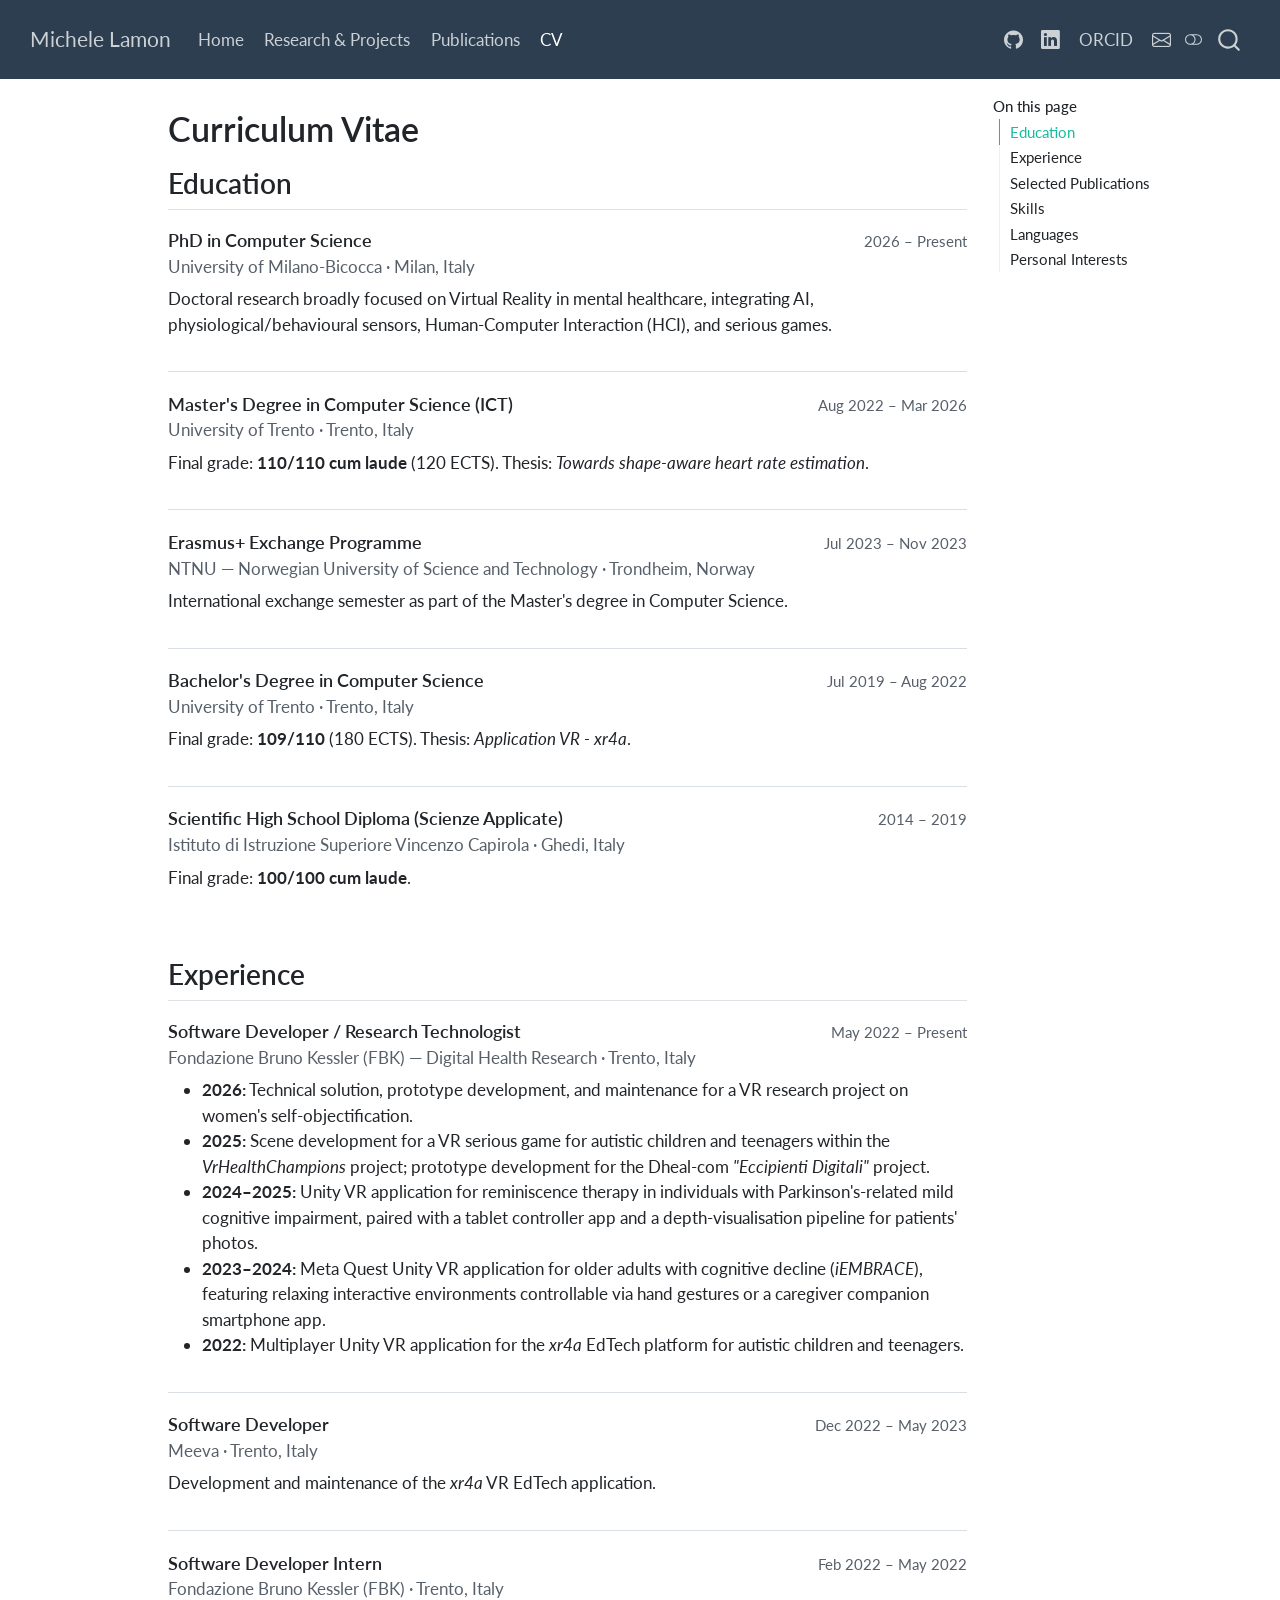
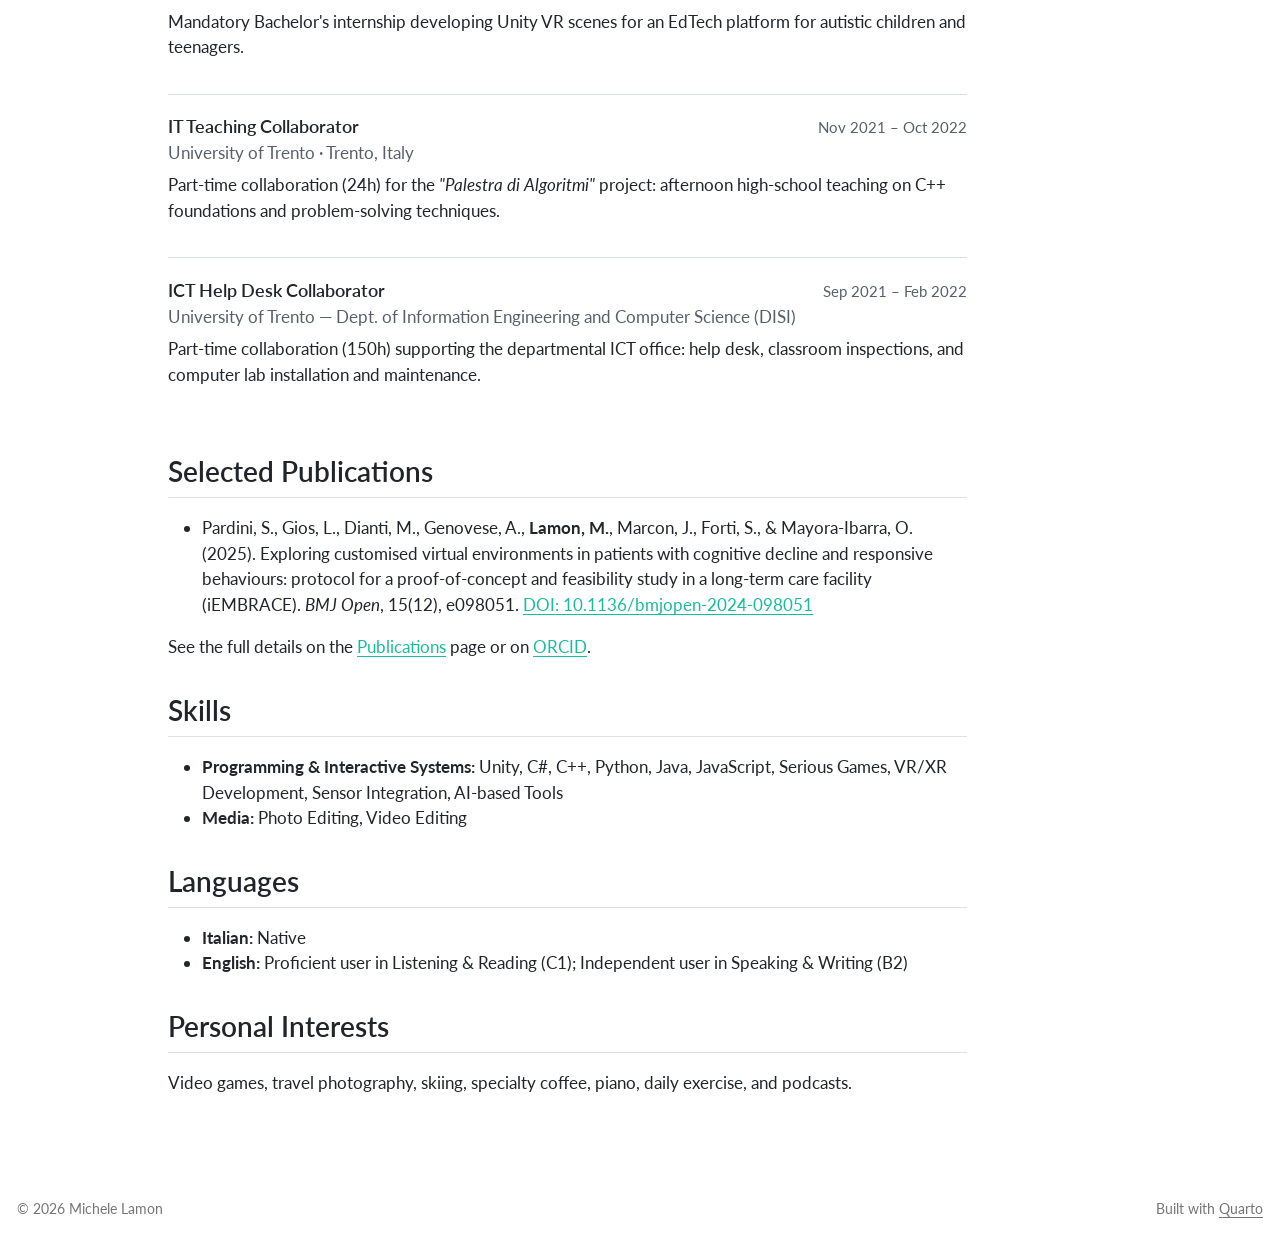
<file: cv.html>
<!DOCTYPE html>
<html xmlns="http://www.w3.org/1999/xhtml" lang="en" xml:lang="en"><head>

<meta charset="utf-8">
<meta name="generator" content="quarto-1.11.9">

<meta name="viewport" content="width=device-width, initial-scale=1.0, user-scalable=yes">


<title>Curriculum Vitae – Michele Lamon</title>
<style>
/* Default styles provided by pandoc.
** See https://pandoc.org/MANUAL.html#variables-for-html for config info.
*/
span.smallcaps{font-variant: small-caps;}
div.columns{display: flex; gap: 1.5em;}
div.column{flex: auto;}
@media screen {
div.columns{gap: min(4vw, 1.5em);}
div.column{overflow-x: auto;}
}
div.hanging-indent{margin-left: 1.5em; text-indent: -1.5em;}
ul.task-list{list-style: none;}
ul.task-list li input[type="checkbox"] {
  width: 0.8em;
  margin: 0 0.8em 0.2em -1em; /* quarto-specific, see https://github.com/quarto-dev/quarto-cli/issues/4556 */ 
  vertical-align: middle;
}
</style>


<script src="site_libs/quarto-nav/quarto-nav.js"></script>
<script src="site_libs/quarto-nav/headroom.min.js"></script>
<script src="site_libs/clipboard/clipboard.min.js"></script>
<script src="site_libs/quarto-search/autocomplete.umd.js"></script>
<script src="site_libs/quarto-search/fuse.min.js"></script>
<script src="site_libs/quarto-search/quarto-search.js"></script>
<meta name="quarto:offset" content="./">
<script src="site_libs/quarto-html/quarto.js" type="module"></script>
<script src="site_libs/quarto-html/tabsets/tabsets.js" type="module"></script>
<script src="site_libs/quarto-html/scrollable-regions/scrollable-regions.js" type="module"></script>
<script src="site_libs/quarto-html/popper.min.js"></script>
<script src="site_libs/quarto-html/tippy.umd.min.js"></script>
<script src="site_libs/quarto-html/anchor.min.js"></script>
<link href="site_libs/quarto-html/tippy.css" rel="stylesheet">
<link href="site_libs/quarto-html/quarto-syntax-highlighting-63b5708e65d6cd79cd7618c58d0c21e7.css" rel="stylesheet" class="quarto-color-scheme" id="quarto-text-highlighting-styles">
<link href="site_libs/quarto-html/quarto-syntax-highlighting-dark-447e42e69aaa9833c0ba1b986f430b20.css" rel="stylesheet" class="quarto-color-scheme quarto-color-alternate" id="quarto-text-highlighting-styles">
<link href="site_libs/quarto-html/quarto-syntax-highlighting-63b5708e65d6cd79cd7618c58d0c21e7.css" rel="stylesheet" class="quarto-color-scheme-extra" id="quarto-text-highlighting-styles">
<script src="site_libs/bootstrap/bootstrap.min.js"></script>
<link href="site_libs/bootstrap/bootstrap-icons.css" rel="stylesheet">
<link href="site_libs/bootstrap/bootstrap-2204aace14fee31056958f356ac18f57.min.css" rel="stylesheet" append-hash="true" class="quarto-color-scheme" id="quarto-bootstrap" data-mode="light">
<link href="site_libs/bootstrap/bootstrap-dark-c1afb647e6504aed1ecd096a1ed45b6d.min.css" rel="stylesheet" append-hash="true" class="quarto-color-scheme quarto-color-alternate" id="quarto-bootstrap" data-mode="dark">
<link href="site_libs/bootstrap/bootstrap-2204aace14fee31056958f356ac18f57.min.css" rel="stylesheet" append-hash="true" class="quarto-color-scheme-extra" id="quarto-bootstrap" data-mode="light">
<script id="quarto-search-options" type="application/json">{
  "location": "navbar",
  "copy-button": false,
  "collapse-after": 3,
  "panel-placement": "end",
  "type": "overlay",
  "limit": 50,
  "keyboard-shortcut": [
    "f",
    "/",
    "s"
  ],
  "show-item-context": false,
  "language": {
    "search-no-results-text": "No results",
    "search-matching-documents-text": "matching documents",
    "search-copy-link-title": "Copy link to search",
    "search-hide-matches-text": "Hide additional matches",
    "search-more-match-text": "more match in this document",
    "search-more-matches-text": "more matches in this document",
    "search-clear-button-title": "Clear",
    "search-text-placeholder": "",
    "search-detached-cancel-button-title": "Cancel",
    "search-submit-button-title": "Submit",
    "search-label": "Search"
  }
}</script>
<style>html{ scroll-behavior: smooth; }</style>


<link rel="stylesheet" href="styles.css">
</head>

<body class="nav-fixed quarto-light"><a id="quarto-skip-link" class="visually-hidden-focusable" href="#quarto-document-content">Skip to main content</a><script id="quarto-html-before-body" type="application/javascript">
    const toggleBodyColorMode = (bsSheetEl) => {
      const mode = bsSheetEl.getAttribute("data-mode");
      const bodyEl = window.document.querySelector("body");
      if (mode === "dark") {
        bodyEl.classList.add("quarto-dark");
        bodyEl.classList.remove("quarto-light");
      } else {
        bodyEl.classList.add("quarto-light");
        bodyEl.classList.remove("quarto-dark");
      }
    }
    const toggleBodyColorPrimary = () => {
      const bsSheetEl = window.document.querySelector("link#quarto-bootstrap:not([rel=disabled-stylesheet])");
      if (bsSheetEl) {
        toggleBodyColorMode(bsSheetEl);
      }
    }
    const setColorSchemeToggle = (alternate) => {
      const toggles = window.document.querySelectorAll('.quarto-color-scheme-toggle');
      for (let i=0; i < toggles.length; i++) {
        const toggle = toggles[i];
        if (toggle) {
          toggle.setAttribute("aria-checked", alternate ? "true" : "false");
          if (alternate) {
            toggle.classList.add("alternate");
          } else {
            toggle.classList.remove("alternate");
          }
        }
      }
    };
    const toggleColorMode = (alternate) => {
      // Switch the stylesheets
      const primaryStylesheets = window.document.querySelectorAll('link.quarto-color-scheme:not(.quarto-color-alternate)');
      const alternateStylesheets = window.document.querySelectorAll('link.quarto-color-scheme.quarto-color-alternate');
      manageTransitions('#quarto-margin-sidebar .nav-link', false);
      if (alternate) {
        // note: dark is layered on light, we don't disable primary!
        enableStylesheet(alternateStylesheets);
        for (const sheetNode of alternateStylesheets) {
          if (sheetNode.id === "quarto-bootstrap") {
            toggleBodyColorMode(sheetNode);
          }
        }
      } else {
        disableStylesheet(alternateStylesheets);
        enableStylesheet(primaryStylesheets)
        toggleBodyColorPrimary();
      }
      manageTransitions('#quarto-margin-sidebar .nav-link', true);
      // Switch the toggles
      setColorSchemeToggle(alternate)
    }
    // Hack to workaround the fact that safari doesn't
    // properly recolor the scrollbar when toggling (#1455).
    // Not run on load: stylesheets are set before first paint there, and
    // scrolling would undo the scroll to a URL fragment (#14973).
    // The one pixel nudge keeps the reader where they were.
    const refreshSafariScrollbar = () => {
      if (navigator.userAgent.indexOf('Safari') > 0 && navigator.userAgent.indexOf('Chrome') == -1) {
        manageTransitions("body", false);
        const scrollY = window.scrollY;
        window.scrollTo(0, scrollY > 0 ? scrollY - 1 : 1);
        setTimeout(() => {
          window.scrollTo(0, scrollY);
          manageTransitions("body", true);
        }, 40);
      }
    }
    const disableStylesheet = (stylesheets) => {
      for (let i=0; i < stylesheets.length; i++) {
        const stylesheet = stylesheets[i];
        stylesheet.rel = 'disabled-stylesheet';
      }
    }
    const enableStylesheet = (stylesheets) => {
      for (let i=0; i < stylesheets.length; i++) {
        const stylesheet = stylesheets[i];
        if(stylesheet.rel !== 'stylesheet') { // for Chrome, which will still FOUC without this check
          stylesheet.rel = 'stylesheet';
        }
      }
    }
    const manageTransitions = (selector, allowTransitions) => {
      const els = window.document.querySelectorAll(selector);
      for (let i=0; i < els.length; i++) {
        const el = els[i];
        if (allowTransitions) {
          el.classList.remove('notransition');
        } else {
          el.classList.add('notransition');
        }
      }
    }
    const isFileUrl = () => {
      return window.location.protocol === 'file:';
    }
    const hasAlternateSentinel = () => {
      let styleSentinel = getColorSchemeSentinel();
      if (styleSentinel !== null) {
        return styleSentinel === "alternate";
      } else {
        return false;
      }
    }
    const setStyleSentinel = (alternate) => {
      const value = alternate ? "alternate" : "default";
      if (!isFileUrl()) {
        window.localStorage.setItem("quarto-color-scheme", value);
      } else {
        localAlternateSentinel = value;
      }
    }
    const getColorSchemeSentinel = () => {
      if (!isFileUrl()) {
        const storageValue = window.localStorage.getItem("quarto-color-scheme");
        return storageValue != null ? storageValue : localAlternateSentinel;
      } else {
        return localAlternateSentinel;
      }
    }
    const toggleGiscusIfUsed = (isAlternate, darkModeDefault) => {
      const baseTheme = document.querySelector('#giscus-base-theme')?.value ?? 'light';
      const alternateTheme = document.querySelector('#giscus-alt-theme')?.value ?? 'dark';
      let newTheme = '';
      if(authorPrefersDark) {
        newTheme = isAlternate ? baseTheme : alternateTheme;
      } else {
        newTheme = isAlternate ? alternateTheme : baseTheme;
      }
      const changeGiscusTheme = () => {
        // From: https://github.com/giscus/giscus/issues/336
        const sendMessage = (message) => {
          const iframe = document.querySelector('iframe.giscus-frame');
          if (!iframe) return;
          iframe.contentWindow.postMessage({ giscus: message }, 'https://giscus.app');
        }
        sendMessage({
          setConfig: {
            theme: newTheme
          }
        });
      }
      const isGiscussLoaded = window.document.querySelector('iframe.giscus-frame') !== null;
      if (isGiscussLoaded) {
        changeGiscusTheme();
      }
    };
    const authorPrefersDark = false;
    const darkModeDefault = authorPrefersDark;
      document.querySelector('link#quarto-text-highlighting-styles.quarto-color-scheme-extra').rel = 'disabled-stylesheet';
      document.querySelector('link#quarto-bootstrap.quarto-color-scheme-extra').rel = 'disabled-stylesheet';
    let localAlternateSentinel = darkModeDefault ? 'alternate' : 'default';
    // Dark / light mode switch
    window.quartoToggleColorScheme = () => {
      // Read the current dark / light value
      let toAlternate = !hasAlternateSentinel();
      toggleColorMode(toAlternate);
      refreshSafariScrollbar();
      setStyleSentinel(toAlternate);
      toggleGiscusIfUsed(toAlternate, darkModeDefault);
      window.dispatchEvent(new Event('resize'));
    };
    // Switch to dark mode if need be
    if (hasAlternateSentinel()) {
      toggleColorMode(true);
    } else {
      toggleColorMode(false);
    }
  </script>

<div id="quarto-search-results"></div>
  <header id="quarto-header" class="headroom fixed-top">
    <nav class="navbar navbar-expand-lg " data-bs-theme="dark" aria-label="Site">
      <div class="navbar-container container-fluid">
      <div class="navbar-brand-container mx-auto">
    <a class="navbar-brand" href="./index.html">
    <span class="navbar-title">Michele Lamon</span>
    </a>
  </div>
          <button class="navbar-toggler" type="button" data-bs-toggle="collapse" data-bs-target="#navbarCollapse" aria-controls="navbarCollapse" aria-expanded="false" aria-label="Toggle navigation" onclick="if (window.quartoToggleHeadroom) { window.quartoToggleHeadroom(); }">
  <span class="navbar-toggler-icon"></span>
</button>
          <div class="collapse navbar-collapse" id="navbarCollapse">
            <ul class="navbar-nav navbar-nav-scroll me-auto">
  <li class="nav-item">
    <a class="nav-link" href="./index.html"> 
<span class="menu-text">Home</span></a>
  </li>  
  <li class="nav-item">
    <a class="nav-link" href="./research.html"> 
<span class="menu-text">Research &amp; Projects</span></a>
  </li>  
  <li class="nav-item">
    <a class="nav-link" href="./publications.html"> 
<span class="menu-text">Publications</span></a>
  </li>  
  <li class="nav-item">
    <a class="nav-link active" href="./cv.html" aria-current="page"> 
<span class="menu-text">CV</span></a>
  </li>  
</ul>
            <ul class="navbar-nav navbar-nav-scroll ms-auto">
  <li class="nav-item compact">
    <a class="nav-link" href="https://github.com/michelelamon"> <i class="bi bi-github" role="img" aria-label="GitHub">
</i> 
<span class="menu-text"></span></a>
  </li>  
  <li class="nav-item compact">
    <a class="nav-link" href="https://www.linkedin.com/in/michele-lamon/"> <i class="bi bi-linkedin" role="img" aria-label="LinkedIn">
</i> 
<span class="menu-text"></span></a>
  </li>  
  <li class="nav-item">
    <a class="nav-link" href="https://orcid.org/0009-0001-5500-6595"> 
<span class="menu-text">ORCID</span></a>
  </li>  
  <li class="nav-item compact">
    <a class="nav-link" href="mailto:mlamon@fbk.eu"> <i class="bi bi-envelope" role="img" aria-label="Email">
</i> 
<span class="menu-text"></span></a>
  </li>  
</ul>
          </div> <!-- /navcollapse -->
            <div class="quarto-navbar-tools">
  <button type="button" role="switch" aria-checked="false" class="quarto-color-scheme-toggle quarto-navigation-tool  px-1" onclick="window.quartoToggleColorScheme(); return false;" title="Toggle dark mode" aria-label="Toggle dark mode"><i class="bi"></i></button>
</div>
            <div id="quarto-search" class="" title="Search"></div>
      </div> <!-- /container-fluid -->
    </nav>
</header>
<!-- content -->
<div id="quarto-content" class="quarto-container page-columns page-rows-contents page-layout-article page-navbar">
<!-- sidebar -->
<!-- margin-sidebar -->
    <div id="quarto-margin-sidebar" class="sidebar margin-sidebar">
        <nav id="TOC" role="doc-toc" aria-labelledby="toc-title" class="toc-active">
    <h2 id="toc-title">On this page</h2>
   
  <ul>
  <li><a href="#education" id="toc-education" class="nav-link active" data-scroll-target="#education">Education</a></li>
  <li><a href="#experience" id="toc-experience" class="nav-link" data-scroll-target="#experience">Experience</a></li>
  <li><a href="#selected-publications" id="toc-selected-publications" class="nav-link" data-scroll-target="#selected-publications">Selected Publications</a></li>
  <li><a href="#skills" id="toc-skills" class="nav-link" data-scroll-target="#skills">Skills</a></li>
  <li><a href="#languages" id="toc-languages" class="nav-link" data-scroll-target="#languages">Languages</a></li>
  <li><a href="#personal-interests" id="toc-personal-interests" class="nav-link" data-scroll-target="#personal-interests">Personal Interests</a></li>
  </ul>
</nav>
    </div>
<!-- main -->
<main class="content" id="quarto-document-content" tabindex="-1">


<header id="title-block-header" class="quarto-title-block default">
<div class="quarto-title">
<h1 class="title">Curriculum Vitae</h1>
</div>



<div class="quarto-title-meta">

    
  
    
  </div>
  


</header>


<!-- Uncomment once you place a redacted PDF (without personal address/phone/DOB) in assets/Michele_Lamon_CV.pdf -->
<!--
```{=html}
<p>
  <a class="btn btn-primary" href="assets/Michele_Lamon_CV.pdf" target="_blank" rel="noopener">
    Download CV (PDF)
  </a>
</p>
```
-->
<section id="education" class="level2">
<h2 class="anchored" data-anchor-id="education">Education</h2>
<div class="cv-item">
  <div class="cv-header">
    <span class="cv-role">PhD in Computer Science</span>
    <span class="cv-date">2026 – Present</span>
  </div>
  <div class="cv-org">University of Milano-Bicocca · Milan, Italy</div>
  <p>Doctoral research broadly focused on Virtual Reality in mental healthcare, integrating AI, physiological/behavioural sensors, Human-Computer Interaction (HCI), and serious games.</p>
</div>

<div class="cv-item">
  <div class="cv-header">
    <span class="cv-role">Master's Degree in Computer Science (ICT)</span>
    <span class="cv-date">Aug 2022 – Mar 2026</span>
  </div>
  <div class="cv-org">University of Trento · Trento, Italy</div>
  <p>Final grade: <strong>110/110 cum laude</strong> (120 ECTS). Thesis: <em>Towards shape-aware heart rate estimation</em>.</p>
</div>

<div class="cv-item">
  <div class="cv-header">
    <span class="cv-role">Erasmus+ Exchange Programme</span>
    <span class="cv-date">Jul 2023 – Nov 2023</span>
  </div>
  <div class="cv-org">NTNU — Norwegian University of Science and Technology · Trondheim, Norway</div>
  <p>International exchange semester as part of the Master's degree in Computer Science.</p>
</div>

<div class="cv-item">
  <div class="cv-header">
    <span class="cv-role">Bachelor's Degree in Computer Science</span>
    <span class="cv-date">Jul 2019 – Aug 2022</span>
  </div>
  <div class="cv-org">University of Trento · Trento, Italy</div>
  <p>Final grade: <strong>109/110</strong> (180 ECTS). Thesis: <em>Application VR - xr4a</em>.</p>
</div>

<div class="cv-item">
  <div class="cv-header">
    <span class="cv-role">Scientific High School Diploma (Scienze Applicate)</span>
    <span class="cv-date">2014 – 2019</span>
  </div>
  <div class="cv-org">Istituto di Istruzione Superiore Vincenzo Capirola · Ghedi, Italy</div>
  <p>Final grade: <strong>100/100 cum laude</strong>.</p>
</div>
</section>
<section id="experience" class="level2">
<h2 class="anchored" data-anchor-id="experience">Experience</h2>
<div class="cv-item">
  <div class="cv-header">
    <span class="cv-role">Software Developer / Research Technologist</span>
    <span class="cv-date">May 2022 – Present</span>
  </div>
  <div class="cv-org">Fondazione Bruno Kessler (FBK) — Digital Health Research · Trento, Italy</div>
  <ul>
    <li><strong>2026:</strong> Technical solution, prototype development, and maintenance for a VR research project on women's self-objectification.</li>
    <li><strong>2025:</strong> Scene development for a VR serious game for autistic children and teenagers within the <em>VrHealthChampions</em> project; prototype development for the Dheal-com <em>"Eccipienti Digitali"</em> project.</li>
    <li><strong>2024–2025:</strong> Unity VR application for reminiscence therapy in individuals with Parkinson's-related mild cognitive impairment, paired with a tablet controller app and a depth-visualisation pipeline for patients' photos.</li>
    <li><strong>2023–2024:</strong> Meta Quest Unity VR application for older adults with cognitive decline (<em>iEMBRACE</em>), featuring relaxing interactive environments controllable via hand gestures or a caregiver companion smartphone app.</li>
    <li><strong>2022:</strong> Multiplayer Unity VR application for the <em>xr4a</em> EdTech platform for autistic children and teenagers.</li>
  </ul>
</div>

<div class="cv-item">
  <div class="cv-header">
    <span class="cv-role">Software Developer</span>
    <span class="cv-date">Dec 2022 – May 2023</span>
  </div>
  <div class="cv-org">Meeva · Trento, Italy</div>
  <p>Development and maintenance of the <em>xr4a</em> VR EdTech application.</p>
</div>

<div class="cv-item">
  <div class="cv-header">
    <span class="cv-role">Software Developer Intern</span>
    <span class="cv-date">Feb 2022 – May 2022</span>
  </div>
  <div class="cv-org">Fondazione Bruno Kessler (FBK) · Trento, Italy</div>
  <p>Mandatory Bachelor's internship developing Unity VR scenes for an EdTech platform for autistic children and teenagers.</p>
</div>

<div class="cv-item">
  <div class="cv-header">
    <span class="cv-role">IT Teaching Collaborator</span>
    <span class="cv-date">Nov 2021 – Oct 2022</span>
  </div>
  <div class="cv-org">University of Trento · Trento, Italy</div>
  <p>Part-time collaboration (24h) for the <em>"Palestra di Algoritmi"</em> project: afternoon high-school teaching on C++ foundations and problem-solving techniques.</p>
</div>

<div class="cv-item">
  <div class="cv-header">
    <span class="cv-role">ICT Help Desk Collaborator</span>
    <span class="cv-date">Sep 2021 – Feb 2022</span>
  </div>
  <div class="cv-org">University of Trento — Dept. of Information Engineering and Computer Science (DISI)</div>
  <p>Part-time collaboration (150h) supporting the departmental ICT office: help desk, classroom inspections, and computer lab installation and maintenance.</p>
</div>
</section>
<section id="selected-publications" class="level2">
<h2 class="anchored" data-anchor-id="selected-publications">Selected Publications</h2>
<ul>
<li>Pardini, S., Gios, L., Dianti, M., Genovese, A., <strong>Lamon, M.</strong>, Marcon, J., Forti, S., &amp; Mayora-Ibarra, O. (2025). Exploring customised virtual environments in patients with cognitive decline and responsive behaviours: protocol for a proof-of-concept and feasibility study in a long-term care facility (iEMBRACE). <em>BMJ Open</em>, 15(12), e098051. <a href="https://doi.org/10.1136/bmjopen-2024-098051">DOI: 10.1136/bmjopen-2024-098051</a></li>
</ul>
<p>See the full details on the <a href="./publications.html">Publications</a> page or on <a href="https://orcid.org/0009-0001-5500-6595">ORCID</a>.</p>
</section>
<section id="skills" class="level2">
<h2 class="anchored" data-anchor-id="skills">Skills</h2>
<ul>
<li><strong>Programming &amp; Interactive Systems:</strong> Unity, C#, C++, Python, Java, JavaScript, Serious Games, VR/XR Development, Sensor Integration, AI-based Tools</li>
<li><strong>Media:</strong> Photo Editing, Video Editing</li>
</ul>
</section>
<section id="languages" class="level2">
<h2 class="anchored" data-anchor-id="languages">Languages</h2>
<ul>
<li><strong>Italian:</strong> Native</li>
<li><strong>English:</strong> Proficient user in Listening &amp; Reading (C1); Independent user in Speaking &amp; Writing (B2)</li>
</ul>
</section>
<section id="personal-interests" class="level2">
<h2 class="anchored" data-anchor-id="personal-interests">Personal Interests</h2>
<p>Video games, travel photography, skiing, specialty coffee, piano, daily exercise, and podcasts.</p>


</section>

</main> <!-- /main -->
<script id="quarto-html-after-body" type="application/javascript">
  window.document.addEventListener("DOMContentLoaded", function (event) {
    // Ensure there is a toggle, if there isn't float one in the top right
    if (window.document.querySelector('.quarto-color-scheme-toggle') === null) {
      const toggle = window.document.createElement('button');
      toggle.type = "button";
      toggle.setAttribute("role", "switch");
      toggle.setAttribute("aria-checked", "false");
      toggle.classList.add('top-right');
      toggle.classList.add('quarto-color-scheme-toggle');
      toggle.setAttribute("aria-label", "Toggle dark mode");
      toggle.onclick = function() { try { window.quartoToggleColorScheme(); } catch {} return false; };
      const i = window.document.createElement("i");
      i.classList.add('bi');
      toggle.appendChild(i);
      // Put the toggle in a landmark of its own, so that landmark navigation
      // can reach it.
      //
      // The container is always a fresh direct child of body, and the toggle is
      // never moved into page furniture that the theme or the author controls.
      // The toggle is positioned against the page, so any ancestor that
      // establishes a containing block captures it: a positioned element or a
      // grid for position: absolute, and transform, filter, will-change or
      // contain for position: fixed. A direct child of body has none of these
      // to inherit, and the shift when one appears is silent and visual.
      //
      // ARIA says a document should have at most one banner, and axe reports a
      // duplicate whether or not the banners carry distinct labels. So use a
      // header when the page has no banner yet, and a named region otherwise.
      //
      // A header is a banner wherever it sits, unless it is inside sectioning
      // content, so this cannot just look at the children of body: a custom
      // page layout wraps the title block header in a plain div. An explicit
      // role="banner" always counts.
      const sectioning = 'article, aside, main, nav, section, [role="article"], [role="complementary"], [role="main"], [role="navigation"], [role="region"]';
      const hasBanner = Array.from(
        window.document.querySelectorAll('header:not([role]), [role="banner"]')
      ).some(function(el) {
        return el.hasAttribute("role") || el.closest(sectioning) === null;
      });
      const container = window.document.createElement(hasBanner ? "div" : "header");
      if (hasBanner) {
        container.setAttribute("role", "region");
        container.setAttribute("aria-label", "Toggle dark mode");
      }
      container.classList.add('quarto-color-scheme-toggle-container');
      container.appendChild(toggle);
      window.document.body.appendChild(container);
    }
    setColorSchemeToggle(hasAlternateSentinel())
    const icon = "";
    const anchorJS = new window.AnchorJS();
    anchorJS.options = {
      placement: 'right',
      icon: icon
    };
    anchorJS.add('.anchored');
    const isCodeAnnotation = (el) => {
      for (const clz of el.classList) {
        if (clz.startsWith('code-annotation-')) {                     
          return true;
        }
      }
      return false;
    }
    const onCopySuccess = function(e) {
      // button target
      const button = e.trigger;
      // don't keep focus
      button.blur();
      // flash "checked"
      button.classList.add('code-copy-button-checked');
      var currentTitle = button.getAttribute("title");
      button.setAttribute("title", "Copied!");
      let tooltip;
      if (window.bootstrap) {
        button.setAttribute("data-bs-toggle", "tooltip");
        button.setAttribute("data-bs-placement", "left");
        button.setAttribute("data-bs-title", "Copied!");
        tooltip = new bootstrap.Tooltip(button, 
          { trigger: "manual", 
            customClass: "code-copy-button-tooltip",
            offset: [0, -8]});
        tooltip.show();    
      }
      setTimeout(function() {
        if (tooltip) {
          tooltip.hide();
          button.removeAttribute("data-bs-title");
          button.removeAttribute("data-bs-toggle");
          button.removeAttribute("data-bs-placement");
        }
        button.setAttribute("title", currentTitle);
        button.classList.remove('code-copy-button-checked');
      }, 1000);
      // clear code selection
      e.clearSelection();
    }
    const getTextToCopy = function(trigger) {
      const outerScaffold = trigger.parentElement.cloneNode(true);
      const codeEl = outerScaffold.querySelector('code');
      for (const childEl of codeEl.children) {
        if (isCodeAnnotation(childEl)) {
          childEl.remove();
        }
      }
      return codeEl.innerText;
    }
    const clipboard = new window.ClipboardJS('.code-copy-button:not([data-in-quarto-modal])', {
      text: getTextToCopy
    });
    clipboard.on('success', onCopySuccess);
    if (window.document.getElementById('quarto-embedded-source-code-modal')) {
      const clipboardModal = new window.ClipboardJS('.code-copy-button[data-in-quarto-modal]', {
        text: getTextToCopy,
        container: window.document.getElementById('quarto-embedded-source-code-modal')
      });
      clipboardModal.on('success', onCopySuccess);
    }
      var localhostRegex = new RegExp(/^(?:http|https):\/\/localhost\:?[0-9]*\//);
      var mailtoRegex = new RegExp(/^mailto:/);
        var filterRegex = new RegExp("https:\/\/michelelamon\.github\.io");
      const newWindowLabel = "(opens in a new tab)";
      const newWindowNoteId = "quarto-ext-newwindow-label";
      // Links reference one hidden label through aria-describedby, so the
      // announcement never changes their accessible name.
      var describeNewWindow = (link) => {
        if (!window.document.getElementById(newWindowNoteId)) {
          var newWindowNote = window.document.createElement("span");
          newWindowNote.id = newWindowNoteId;
          newWindowNote.hidden = true;
          newWindowNote.textContent = newWindowLabel;
          window.document.body.appendChild(newWindowNote);
        }
        var describedBy = (link.getAttribute("aria-describedby") || "").split(/\s+/).filter(Boolean);
        if (!describedBy.includes(newWindowNoteId)) {
          describedBy.push(newWindowNoteId);
          link.setAttribute("aria-describedby", describedBy.join(" "));
        }
      }
      var isInternal = (href) => {
          return filterRegex.test(href) || localhostRegex.test(href) || mailtoRegex.test(href);
      }
      // Inspect non-navigation links and adorn them if external
      window.quartoDecorateExternalLinks = function (root) {
     var links = (root || window.document).querySelectorAll('a[href]:not(.nav-link):not(.navbar-brand):not(.toc-action):not(.sidebar-link):not(.sidebar-item-toggle):not(.pagination-link):not(.no-external):not([aria-hidden]):not(.dropdown-item):not(.quarto-navigation-tool):not(.about-link)');
      for (var i=0; i<links.length; i++) {
        const link = links[i];
        if (!isInternal(link.href)) {
          // undo the damage that might have been done by quarto-nav.js in the case of
          // links that we want to consider external
          if (link.dataset.originalHref !== undefined) {
            link.href = link.dataset.originalHref;
          }
            // target, if specified
            link.setAttribute("target", "_blank");
            if (link.getAttribute("rel") === null) {
              link.setAttribute("rel", "noopener");
            }
            describeNewWindow(link);
          if (!link.classList.contains('no-external-icon')) {
          }
        }
      }
      };
      window.quartoDecorateExternalLinks(window.document);
    // Esc closes the popup (WCAG 1.4.13) and focus leaving both trigger and
    // popup closes it (WCAG 2.4.11); tippy handles neither for interactive popups.
    const hideOnEscAndFocusOut = {
      name: 'hideOnEscAndFocusOut',
      defaultValue: true,
      fn(instance) {
        const dismiss = () => {
          // A show scheduled by the trigger delay would otherwise reopen it
          instance.clearDelayTimeouts();
          instance.hide();
        };
        const onKeyDown = (event) => {
          if (event.key !== 'Escape') {
            return;
          }
          // Keep Esc from also reaching page handlers (e.g. reveal.js overview),
          // except an open reveal.js slide menu, which Esc should close too.
          // The menu handles keys only when its keyboard option is on.
          const menuHandlesEsc = window.Reveal?.getPlugin?.('menu')?.isOpen() &&
            window.Reveal.getConfig().menu?.keyboard !== false;
          if (!menuHandlesEsc) {
            event.stopPropagation();
          }
          if (instance.popper.contains(window.document.activeElement)) {
            // Disabled while refocusing so the focus trigger does not reopen it
            instance.disable();
            instance.reference.focus();
            instance.enable();
          }
          dismiss();
        };
        const onFocusOut = (event) => {
          const target = event.relatedTarget;
          if (target && !instance.reference.contains(target) &&
              !instance.popper.contains(target)) {
            dismiss();
          }
        };
        // On the trigger too: a click trigger (code-annotations: select) has no
        // blur handling. Attached for the instance's lifetime so leaving the
        // trigger also cancels a show still pending on the trigger delay.
        instance.reference.addEventListener('focusout', onFocusOut);
        return {
          onShow() {
            window.document.addEventListener('keydown', onKeyDown, true);
            instance.popper.addEventListener('focusout', onFocusOut);
          },
          onHide() {
            window.document.removeEventListener('keydown', onKeyDown, true);
            instance.popper.removeEventListener('focusout', onFocusOut);
          },
          onDestroy() {
            instance.reference.removeEventListener('focusout', onFocusOut);
          },
        };
      },
    };
    function tippyHover(el, contentFn, onTriggerFn, onUntriggerFn) {
      const config = {
        allowHTML: true,
        maxWidth: 500,
        delay: 100,
        arrow: false,
        appendTo: function(el) {
            return el.parentElement;
        },
        interactive: true,
        interactiveBorder: 10,
        theme: 'quarto',
        placement: 'bottom-start',
        plugins: [hideOnEscAndFocusOut],
      };
      if (contentFn) {
        config.content = contentFn;
      }
      if (onTriggerFn) {
        config.onTrigger = onTriggerFn;
      }
      if (onUntriggerFn) {
        config.onUntrigger = onUntriggerFn;
      }
      window.tippy(el, config); 
    }
    const noterefs = window.document.querySelectorAll('a[role="doc-noteref"]');
    for (var i=0; i<noterefs.length; i++) {
      const ref = noterefs[i];
      tippyHover(ref, function() {
        // use id or data attribute instead here
        let href = ref.getAttribute('data-footnote-href') || ref.getAttribute('href');
        try { href = new URL(href).hash; } catch {}
        const id = href.replace(/^#\/?/, "");
        const note = window.document.getElementById(id);
        if (note) {
          return note.innerHTML;
        } else {
          return "";
        }
      });
    }
    const xrefs = window.document.querySelectorAll('a.quarto-xref');
    const processXRef = (id, note) => {
      // Strip column container classes
      const stripColumnClz = (el) => {
        el.classList.remove("page-full", "page-columns");
        if (el.children) {
          for (const child of el.children) {
            stripColumnClz(child);
          }
        }
      }
      stripColumnClz(note)
      if (id === null || id.startsWith('sec-')) {
        // Special case sections, only their first couple elements
        const container = document.createElement("div");
        if (note.children && note.children.length > 2) {
          container.appendChild(note.children[0].cloneNode(true));
          for (let i = 1; i < note.children.length; i++) {
            const child = note.children[i];
            if (child.tagName === "P" && child.innerText === "") {
              continue;
            } else {
              container.appendChild(child.cloneNode(true));
              break;
            }
          }
          if (window.Quarto?.typesetMath) {
            window.Quarto.typesetMath(container);
          }
          return container.innerHTML
        } else {
          if (window.Quarto?.typesetMath) {
            window.Quarto.typesetMath(note);
          }
          return note.innerHTML;
        }
      } else {
        // Remove any anchor links if they are present
        const anchorLink = note.querySelector('a.anchorjs-link');
        if (anchorLink) {
          anchorLink.remove();
        }
        if (window.Quarto?.typesetMath) {
          window.Quarto.typesetMath(note);
        }
        if (note.classList.contains("callout")) {
          return note.outerHTML;
        } else {
          return note.innerHTML;
        }
      }
    }
    for (var i=0; i<xrefs.length; i++) {
      const xref = xrefs[i];
      tippyHover(xref, undefined, function(instance) {
        instance.disable();
        let url = xref.getAttribute('href');
        let hash = undefined; 
        if (url.startsWith('#')) {
          hash = url;
        } else {
          try { hash = new URL(url).hash; } catch {}
        }
        if (hash) {
          const id = hash.replace(/^#\/?/, "");
          const note = window.document.getElementById(id);
          if (note !== null) {
            try {
              const html = processXRef(id, note.cloneNode(true));
              instance.setContent(html);
            } finally {
              instance.enable();
              instance.show();
            }
          } else {
            // See if we can fetch this
            fetch(url.split('#')[0])
            .then(res => res.text())
            .then(html => {
              const parser = new DOMParser();
              const htmlDoc = parser.parseFromString(html, "text/html");
              const note = htmlDoc.getElementById(id);
              if (note !== null) {
                const html = processXRef(id, note);
                instance.setContent(html);
              } 
            }).finally(() => {
              instance.enable();
              instance.show();
            });
          }
        } else {
          // See if we can fetch a full url (with no hash to target)
          // This is a special case and we should probably do some content thinning / targeting
          fetch(url)
          .then(res => res.text())
          .then(html => {
            const parser = new DOMParser();
            const htmlDoc = parser.parseFromString(html, "text/html");
            const note = htmlDoc.querySelector('main.content');
            if (note !== null) {
              // This should only happen for chapter cross references
              // (since there is no id in the URL)
              // remove the first header
              if (note.children.length > 0 && note.children[0].tagName === "HEADER") {
                note.children[0].remove();
              }
              const html = processXRef(null, note);
              instance.setContent(html);
            } 
          }).finally(() => {
            instance.enable();
            instance.show();
          });
        }
      }, function(instance) {
      });
    }
        let selectedAnnoteEl;
        const selectorForAnnotation = ( cell, annotation) => {
          let cellAttr = 'data-code-cell="' + cell + '"';
          let lineAttr = 'data-code-annotation="' +  annotation + '"';
          const selector = 'span[' + cellAttr + '][' + lineAttr + ']';
          return selector;
        }
        const selectCodeLines = (annoteEl) => {
          const doc = window.document;
          const targetCell = annoteEl.getAttribute("data-target-cell");
          const targetAnnotation = annoteEl.getAttribute("data-target-annotation");
          const annoteSpan = window.document.querySelector(selectorForAnnotation(targetCell, targetAnnotation));
          const lines = annoteSpan.getAttribute("data-code-lines").split(",");
          const lineIds = lines.map((line) => {
            return targetCell + "-" + line;
          })
          // Each band is positioned against its own containing block, which is
          // not the offsetParent of the lines, so place it from client rects.
          const placeBand = (band, firstEl, lastEl, codeBlock) => {
            const container = band.offsetParent;
            if (container === null) {
              return;
            }
            const containerRect = container.getBoundingClientRect();
            // Reveal.js scales slides with a transform, so convert client
            // pixels back to the CSS pixels of the container.
            const scale = containerRect.height / container.offsetHeight || 1;
            const firstRect = firstEl.getBoundingClientRect();
            const lastRect = lastEl.getBoundingClientRect();
            const top = (firstRect.top - containerRect.top) / scale - container.clientTop + container.scrollTop;
            const height = (lastRect.bottom - firstRect.top) / scale;
            band.style.top = top - 2 + "px";
            band.style.height = height + 4 + "px";
            if (codeBlock) {
              // Without the copy button wrapper, the containing block is wider
              // than the code block, so span the code block explicitly.
              const blockRect = codeBlock.getBoundingClientRect();
              band.style.left = (blockRect.left - containerRect.left) / scale - container.clientLeft + container.scrollLeft + "px";
              band.style.width = blockRect.width / scale + "px";
            }
          };
          if (lineIds.length > 0) {
            const el = window.document.getElementById(lineIds[0]);
            const lastEl = window.document.getElementById(lineIds[lineIds.length - 1]);
            const parent = el.parentElement.parentElement;
            // cook up a div (if necessary) and position it
            let div = window.document.getElementById("code-annotation-line-highlight");
            if (div === null) {
              div = window.document.createElement("div");
              div.setAttribute("id", "code-annotation-line-highlight");
              div.style.position = 'absolute';
              parent.appendChild(div);
            }
            placeBand(div, el, lastEl, parent.closest("div.sourceCode") || parent);
            let gutterDiv = window.document.getElementById("code-annotation-line-highlight-gutter");
            if (gutterDiv === null) {
              gutterDiv = window.document.createElement("div");
              gutterDiv.setAttribute("id", "code-annotation-line-highlight-gutter");
              gutterDiv.style.position = 'absolute';
              const codeCell = window.document.getElementById(targetCell);
              const gutter = codeCell.querySelector('.code-annotation-gutter');
              gutter.appendChild(gutterDiv);
            }
            placeBand(gutterDiv, el, lastEl);
            selectedAnnoteEl = annoteEl;
          }
        };
        const unselectCodeLines = () => {
          const elementsIds = ["code-annotation-line-highlight", "code-annotation-line-highlight-gutter"];
          elementsIds.forEach((elId) => {
            const div = window.document.getElementById(elId);
            if (div) {
              div.remove();
            }
          });
          selectedAnnoteEl = undefined;
        };
          // Handle positioning of the toggle
      window.addEventListener(
        "resize",
        throttle(() => {
          elRect = undefined;
          if (selectedAnnoteEl) {
            selectCodeLines(selectedAnnoteEl);
          }
        }, 10)
      );
      function throttle(fn, ms) {
      let throttle = false;
      let timer;
        return (...args) => {
          if(!throttle) { // first call gets through
              fn.apply(this, args);
              throttle = true;
          } else { // all the others get throttled
              if(timer) clearTimeout(timer); // cancel #2
              timer = setTimeout(() => {
                fn.apply(this, args);
                timer = throttle = false;
              }, ms);
          }
        };
      }
        // Attach click handler to the DT
        const annoteDls = window.document.querySelectorAll('dt[data-target-cell]');
        for (const annoteDlNode of annoteDls) {
          annoteDlNode.addEventListener('click', (event) => {
            const clickedEl = event.target;
            if (clickedEl !== selectedAnnoteEl) {
              unselectCodeLines();
              const activeEl = window.document.querySelector('dt[data-target-cell].code-annotation-active');
              if (activeEl) {
                activeEl.classList.remove('code-annotation-active');
              }
              selectCodeLines(clickedEl);
              clickedEl.classList.add('code-annotation-active');
            } else {
              // Unselect the line
              unselectCodeLines();
              clickedEl.classList.remove('code-annotation-active');
            }
          });
        }
    const findCites = (el) => {
      const parentEl = el.parentElement;
      if (parentEl) {
        const cites = parentEl.dataset.cites;
        if (cites) {
          return {
            el,
            cites: cites.split(' ')
          };
        } else {
          return findCites(el.parentElement)
        }
      } else {
        return undefined;
      }
    };
    var bibliorefs = window.document.querySelectorAll('a[role="doc-biblioref"]');
    for (var i=0; i<bibliorefs.length; i++) {
      const ref = bibliorefs[i];
      const citeInfo = findCites(ref);
      if (citeInfo) {
        tippyHover(citeInfo.el, function() {
          var popup = window.document.createElement('div');
          citeInfo.cites.forEach(function(cite) {
            var citeDiv = window.document.createElement('div');
            citeDiv.classList.add('hanging-indent');
            citeDiv.classList.add('csl-entry');
            var biblioDiv = window.document.getElementById('ref-' + cite);
            if (biblioDiv) {
              citeDiv.innerHTML = biblioDiv.innerHTML;
            }
            popup.appendChild(citeDiv);
          });
          return popup.innerHTML;
        });
      }
    }
  });
  </script>
  <script type="application/javascript">
  window.quartoScrollableRegionsLabels = {"code":"Scrollable code","output":"Scrollable output"};
  </script>
</div> <!-- /content -->
<footer class="footer">
  <div class="nav-footer">
    <div class="nav-footer-left">
<p>© 2026 Michele Lamon</p>
</div>   
    <div class="nav-footer-center">
      &nbsp;
    </div>
    <div class="nav-footer-right">
<p>Built with <a href="https://quarto.org/">Quarto</a></p>
</div>
  </div>
</footer>




<script src="site_libs/quarto-html/zenscroll-min.js"></script>
</body></html>
</file>
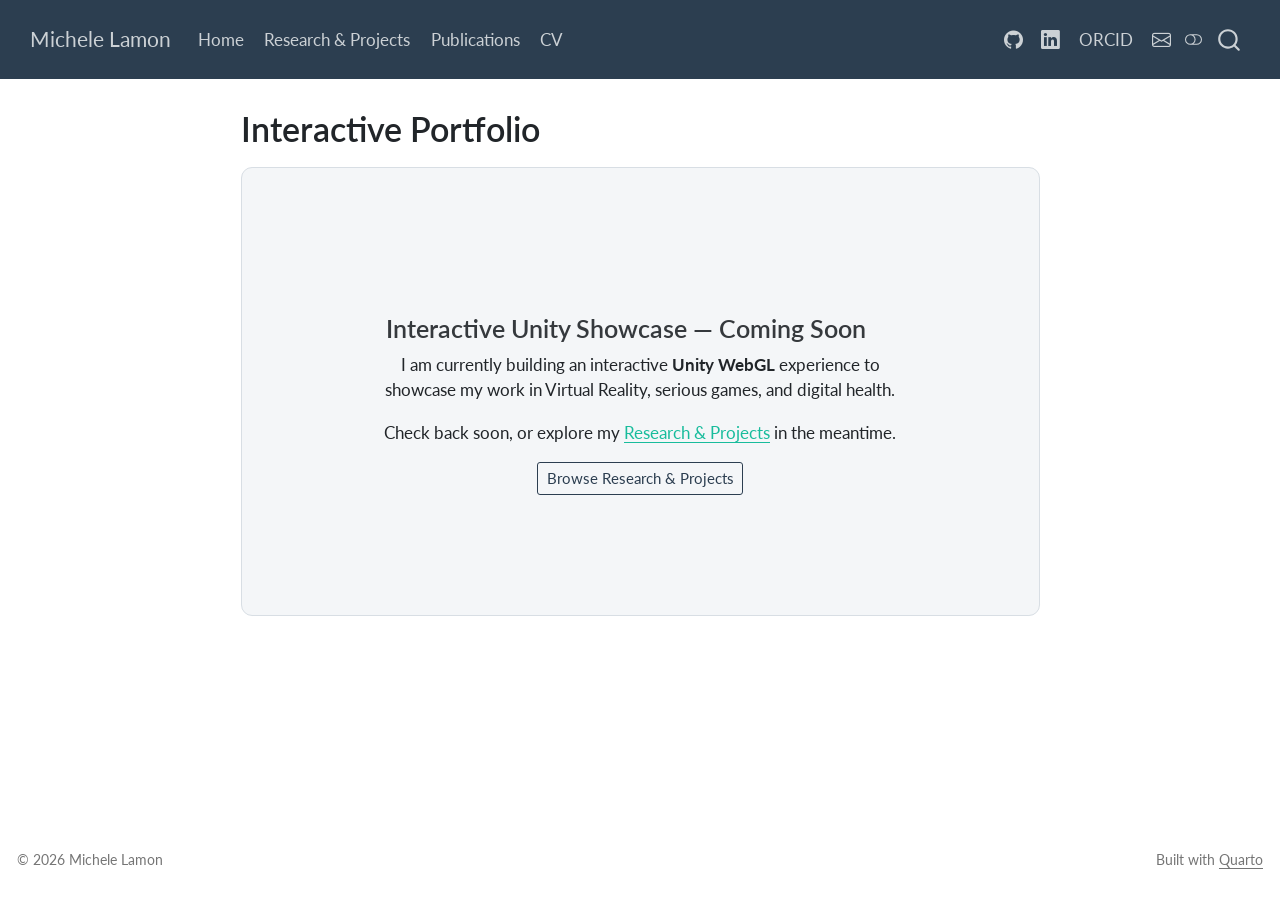
<file: interactive.html>
<!DOCTYPE html>
<html xmlns="http://www.w3.org/1999/xhtml" lang="en" xml:lang="en"><head>

<meta charset="utf-8">
<meta name="generator" content="quarto-1.11.9">

<meta name="viewport" content="width=device-width, initial-scale=1.0, user-scalable=yes">


<title>Interactive Portfolio – Michele Lamon</title>
<style>
/* Default styles provided by pandoc.
** See https://pandoc.org/MANUAL.html#variables-for-html for config info.
*/
span.smallcaps{font-variant: small-caps;}
div.columns{display: flex; gap: 1.5em;}
div.column{flex: auto;}
@media screen {
div.columns{gap: min(4vw, 1.5em);}
div.column{overflow-x: auto;}
}
div.hanging-indent{margin-left: 1.5em; text-indent: -1.5em;}
ul.task-list{list-style: none;}
ul.task-list li input[type="checkbox"] {
  width: 0.8em;
  margin: 0 0.8em 0.2em -1em; /* quarto-specific, see https://github.com/quarto-dev/quarto-cli/issues/4556 */ 
  vertical-align: middle;
}
</style>


<script src="site_libs/quarto-nav/quarto-nav.js"></script>
<script src="site_libs/quarto-nav/headroom.min.js"></script>
<script src="site_libs/clipboard/clipboard.min.js"></script>
<script src="site_libs/quarto-search/autocomplete.umd.js"></script>
<script src="site_libs/quarto-search/fuse.min.js"></script>
<script src="site_libs/quarto-search/quarto-search.js"></script>
<meta name="quarto:offset" content="./">
<script src="site_libs/quarto-html/quarto.js" type="module"></script>
<script src="site_libs/quarto-html/tabsets/tabsets.js" type="module"></script>
<script src="site_libs/quarto-html/scrollable-regions/scrollable-regions.js" type="module"></script>
<script src="site_libs/quarto-html/popper.min.js"></script>
<script src="site_libs/quarto-html/tippy.umd.min.js"></script>
<script src="site_libs/quarto-html/anchor.min.js"></script>
<link href="site_libs/quarto-html/tippy.css" rel="stylesheet">
<link href="site_libs/quarto-html/quarto-syntax-highlighting-63b5708e65d6cd79cd7618c58d0c21e7.css" rel="stylesheet" class="quarto-color-scheme" id="quarto-text-highlighting-styles">
<link href="site_libs/quarto-html/quarto-syntax-highlighting-dark-447e42e69aaa9833c0ba1b986f430b20.css" rel="stylesheet" class="quarto-color-scheme quarto-color-alternate" id="quarto-text-highlighting-styles">
<link href="site_libs/quarto-html/quarto-syntax-highlighting-63b5708e65d6cd79cd7618c58d0c21e7.css" rel="stylesheet" class="quarto-color-scheme-extra" id="quarto-text-highlighting-styles">
<script src="site_libs/bootstrap/bootstrap.min.js"></script>
<link href="site_libs/bootstrap/bootstrap-icons.css" rel="stylesheet">
<link href="site_libs/bootstrap/bootstrap-2204aace14fee31056958f356ac18f57.min.css" rel="stylesheet" append-hash="true" class="quarto-color-scheme" id="quarto-bootstrap" data-mode="light">
<link href="site_libs/bootstrap/bootstrap-dark-c1afb647e6504aed1ecd096a1ed45b6d.min.css" rel="stylesheet" append-hash="true" class="quarto-color-scheme quarto-color-alternate" id="quarto-bootstrap" data-mode="dark">
<link href="site_libs/bootstrap/bootstrap-2204aace14fee31056958f356ac18f57.min.css" rel="stylesheet" append-hash="true" class="quarto-color-scheme-extra" id="quarto-bootstrap" data-mode="light">
<script id="quarto-search-options" type="application/json">{
  "location": "navbar",
  "copy-button": false,
  "collapse-after": 3,
  "panel-placement": "end",
  "type": "overlay",
  "limit": 50,
  "keyboard-shortcut": [
    "f",
    "/",
    "s"
  ],
  "show-item-context": false,
  "language": {
    "search-no-results-text": "No results",
    "search-matching-documents-text": "matching documents",
    "search-copy-link-title": "Copy link to search",
    "search-hide-matches-text": "Hide additional matches",
    "search-more-match-text": "more match in this document",
    "search-more-matches-text": "more matches in this document",
    "search-clear-button-title": "Clear",
    "search-text-placeholder": "",
    "search-detached-cancel-button-title": "Cancel",
    "search-submit-button-title": "Submit",
    "search-label": "Search"
  }
}</script>
<style>html{ scroll-behavior: smooth; }</style>


<link rel="stylesheet" href="styles.css">
</head>

<body class="nav-fixed fullcontent quarto-light"><a id="quarto-skip-link" class="visually-hidden-focusable" href="#quarto-document-content">Skip to main content</a><script id="quarto-html-before-body" type="application/javascript">
    const toggleBodyColorMode = (bsSheetEl) => {
      const mode = bsSheetEl.getAttribute("data-mode");
      const bodyEl = window.document.querySelector("body");
      if (mode === "dark") {
        bodyEl.classList.add("quarto-dark");
        bodyEl.classList.remove("quarto-light");
      } else {
        bodyEl.classList.add("quarto-light");
        bodyEl.classList.remove("quarto-dark");
      }
    }
    const toggleBodyColorPrimary = () => {
      const bsSheetEl = window.document.querySelector("link#quarto-bootstrap:not([rel=disabled-stylesheet])");
      if (bsSheetEl) {
        toggleBodyColorMode(bsSheetEl);
      }
    }
    const setColorSchemeToggle = (alternate) => {
      const toggles = window.document.querySelectorAll('.quarto-color-scheme-toggle');
      for (let i=0; i < toggles.length; i++) {
        const toggle = toggles[i];
        if (toggle) {
          toggle.setAttribute("aria-checked", alternate ? "true" : "false");
          if (alternate) {
            toggle.classList.add("alternate");
          } else {
            toggle.classList.remove("alternate");
          }
        }
      }
    };
    const toggleColorMode = (alternate) => {
      // Switch the stylesheets
      const primaryStylesheets = window.document.querySelectorAll('link.quarto-color-scheme:not(.quarto-color-alternate)');
      const alternateStylesheets = window.document.querySelectorAll('link.quarto-color-scheme.quarto-color-alternate');
      manageTransitions('#quarto-margin-sidebar .nav-link', false);
      if (alternate) {
        // note: dark is layered on light, we don't disable primary!
        enableStylesheet(alternateStylesheets);
        for (const sheetNode of alternateStylesheets) {
          if (sheetNode.id === "quarto-bootstrap") {
            toggleBodyColorMode(sheetNode);
          }
        }
      } else {
        disableStylesheet(alternateStylesheets);
        enableStylesheet(primaryStylesheets)
        toggleBodyColorPrimary();
      }
      manageTransitions('#quarto-margin-sidebar .nav-link', true);
      // Switch the toggles
      setColorSchemeToggle(alternate)
    }
    // Hack to workaround the fact that safari doesn't
    // properly recolor the scrollbar when toggling (#1455).
    // Not run on load: stylesheets are set before first paint there, and
    // scrolling would undo the scroll to a URL fragment (#14973).
    // The one pixel nudge keeps the reader where they were.
    const refreshSafariScrollbar = () => {
      if (navigator.userAgent.indexOf('Safari') > 0 && navigator.userAgent.indexOf('Chrome') == -1) {
        manageTransitions("body", false);
        const scrollY = window.scrollY;
        window.scrollTo(0, scrollY > 0 ? scrollY - 1 : 1);
        setTimeout(() => {
          window.scrollTo(0, scrollY);
          manageTransitions("body", true);
        }, 40);
      }
    }
    const disableStylesheet = (stylesheets) => {
      for (let i=0; i < stylesheets.length; i++) {
        const stylesheet = stylesheets[i];
        stylesheet.rel = 'disabled-stylesheet';
      }
    }
    const enableStylesheet = (stylesheets) => {
      for (let i=0; i < stylesheets.length; i++) {
        const stylesheet = stylesheets[i];
        if(stylesheet.rel !== 'stylesheet') { // for Chrome, which will still FOUC without this check
          stylesheet.rel = 'stylesheet';
        }
      }
    }
    const manageTransitions = (selector, allowTransitions) => {
      const els = window.document.querySelectorAll(selector);
      for (let i=0; i < els.length; i++) {
        const el = els[i];
        if (allowTransitions) {
          el.classList.remove('notransition');
        } else {
          el.classList.add('notransition');
        }
      }
    }
    const isFileUrl = () => {
      return window.location.protocol === 'file:';
    }
    const hasAlternateSentinel = () => {
      let styleSentinel = getColorSchemeSentinel();
      if (styleSentinel !== null) {
        return styleSentinel === "alternate";
      } else {
        return false;
      }
    }
    const setStyleSentinel = (alternate) => {
      const value = alternate ? "alternate" : "default";
      if (!isFileUrl()) {
        window.localStorage.setItem("quarto-color-scheme", value);
      } else {
        localAlternateSentinel = value;
      }
    }
    const getColorSchemeSentinel = () => {
      if (!isFileUrl()) {
        const storageValue = window.localStorage.getItem("quarto-color-scheme");
        return storageValue != null ? storageValue : localAlternateSentinel;
      } else {
        return localAlternateSentinel;
      }
    }
    const toggleGiscusIfUsed = (isAlternate, darkModeDefault) => {
      const baseTheme = document.querySelector('#giscus-base-theme')?.value ?? 'light';
      const alternateTheme = document.querySelector('#giscus-alt-theme')?.value ?? 'dark';
      let newTheme = '';
      if(authorPrefersDark) {
        newTheme = isAlternate ? baseTheme : alternateTheme;
      } else {
        newTheme = isAlternate ? alternateTheme : baseTheme;
      }
      const changeGiscusTheme = () => {
        // From: https://github.com/giscus/giscus/issues/336
        const sendMessage = (message) => {
          const iframe = document.querySelector('iframe.giscus-frame');
          if (!iframe) return;
          iframe.contentWindow.postMessage({ giscus: message }, 'https://giscus.app');
        }
        sendMessage({
          setConfig: {
            theme: newTheme
          }
        });
      }
      const isGiscussLoaded = window.document.querySelector('iframe.giscus-frame') !== null;
      if (isGiscussLoaded) {
        changeGiscusTheme();
      }
    };
    const authorPrefersDark = false;
    const darkModeDefault = authorPrefersDark;
      document.querySelector('link#quarto-text-highlighting-styles.quarto-color-scheme-extra').rel = 'disabled-stylesheet';
      document.querySelector('link#quarto-bootstrap.quarto-color-scheme-extra').rel = 'disabled-stylesheet';
    let localAlternateSentinel = darkModeDefault ? 'alternate' : 'default';
    // Dark / light mode switch
    window.quartoToggleColorScheme = () => {
      // Read the current dark / light value
      let toAlternate = !hasAlternateSentinel();
      toggleColorMode(toAlternate);
      refreshSafariScrollbar();
      setStyleSentinel(toAlternate);
      toggleGiscusIfUsed(toAlternate, darkModeDefault);
      window.dispatchEvent(new Event('resize'));
    };
    // Switch to dark mode if need be
    if (hasAlternateSentinel()) {
      toggleColorMode(true);
    } else {
      toggleColorMode(false);
    }
  </script>

<div id="quarto-search-results"></div>
  <header id="quarto-header" class="headroom fixed-top">
    <nav class="navbar navbar-expand-lg " data-bs-theme="dark" aria-label="Site">
      <div class="navbar-container container-fluid">
      <div class="navbar-brand-container mx-auto">
    <a class="navbar-brand" href="./index.html">
    <span class="navbar-title">Michele Lamon</span>
    </a>
  </div>
          <button class="navbar-toggler" type="button" data-bs-toggle="collapse" data-bs-target="#navbarCollapse" aria-controls="navbarCollapse" aria-expanded="false" aria-label="Toggle navigation" onclick="if (window.quartoToggleHeadroom) { window.quartoToggleHeadroom(); }">
  <span class="navbar-toggler-icon"></span>
</button>
          <div class="collapse navbar-collapse" id="navbarCollapse">
            <ul class="navbar-nav navbar-nav-scroll me-auto">
  <li class="nav-item">
    <a class="nav-link" href="./index.html"> 
<span class="menu-text">Home</span></a>
  </li>  
  <li class="nav-item">
    <a class="nav-link" href="./research.html"> 
<span class="menu-text">Research &amp; Projects</span></a>
  </li>  
  <li class="nav-item">
    <a class="nav-link" href="./publications.html"> 
<span class="menu-text">Publications</span></a>
  </li>  
  <li class="nav-item">
    <a class="nav-link" href="./cv.html"> 
<span class="menu-text">CV</span></a>
  </li>  
</ul>
            <ul class="navbar-nav navbar-nav-scroll ms-auto">
  <li class="nav-item compact">
    <a class="nav-link" href="https://github.com/michelelamon"> <i class="bi bi-github" role="img" aria-label="GitHub">
</i> 
<span class="menu-text"></span></a>
  </li>  
  <li class="nav-item compact">
    <a class="nav-link" href="https://www.linkedin.com/in/michele-lamon/"> <i class="bi bi-linkedin" role="img" aria-label="LinkedIn">
</i> 
<span class="menu-text"></span></a>
  </li>  
  <li class="nav-item">
    <a class="nav-link" href="https://orcid.org/0009-0001-5500-6595"> 
<span class="menu-text">ORCID</span></a>
  </li>  
  <li class="nav-item compact">
    <a class="nav-link" href="mailto:mlamon@fbk.eu"> <i class="bi bi-envelope" role="img" aria-label="Email">
</i> 
<span class="menu-text"></span></a>
  </li>  
</ul>
          </div> <!-- /navcollapse -->
            <div class="quarto-navbar-tools">
  <button type="button" role="switch" aria-checked="false" class="quarto-color-scheme-toggle quarto-navigation-tool  px-1" onclick="window.quartoToggleColorScheme(); return false;" title="Toggle dark mode" aria-label="Toggle dark mode"><i class="bi"></i></button>
</div>
            <div id="quarto-search" class="" title="Search"></div>
      </div> <!-- /container-fluid -->
    </nav>
</header>
<!-- content -->
<div id="quarto-content" class="quarto-container page-columns page-rows-contents page-layout-article page-navbar">
<!-- sidebar -->
<!-- margin-sidebar -->
    
<!-- main -->
<main class="content" id="quarto-document-content" tabindex="-1">


<header id="title-block-header" class="quarto-title-block default">
<div class="quarto-title">
<h1 class="title">Interactive Portfolio</h1>
</div>



<div class="quarto-title-meta">

    
  
    
  </div>
  


</header>


<!--
HOW TO ENABLE THIS UNITY WEBGL PORTFOLIO PAGE WHEN READY:
1. Export your project from Unity using the WebGL target:
   - In Unity: Project Settings -> Player -> WebGL -> Publishing Settings:
     enable "Decompression Fallback" (or set "Compression Format" to "Disabled"),
     because GitHub Pages does not serve custom Content-Encoding headers for .br/.gz files.
   - Note: GitHub has a 100 MB per-file limit. If your build exceeds that, host it on itch.io
     (even as unlisted) and point the iframe `src` below to the itch.io embed URL.
2. Copy the exported WebGL build files (index.html, Build/, TemplateData/) into `unity-build/`.
3. Below, remove/comment out the "Placeholder" block and uncomment the "Click-to-Play Unity WebGL" block
   (keep the ```{=html} raw block wrapper so Pandoc does not treat indented HTML as code).
4. In `_quarto.yml`, uncomment the `interactive.qmd` entry under `website.navbar.left`.
5. Run `quarto render` to rebuild `docs/`.
-->
<!-- === PLACEHOLDER (Active while Unity build is in development) === -->
<div class="unity-stage">
  <div class="unity-placeholder">
    <h3 class="anchored">Interactive Unity Showcase — Coming Soon</h3>
    <p>
      I am currently building an interactive <strong>Unity WebGL</strong> experience to showcase my work in Virtual Reality, serious games, and digital health.
    </p>
    <p class="mb-3">
      Check back soon, or explore my <a href="research.html">Research &amp; Projects</a> in the meantime.
    </p>
    <a class="btn btn-outline-primary btn-sm" href="research.html">Browse Research &amp; Projects</a>
  </div>
</div>
<!-- === CLICK-TO-PLAY UNITY WEBGL (Uncomment when unity-build/index.html is ready) ===
```{=html}
<p>
  Explore an interactive 3D presentation of my research and VR projects built in <strong>Unity</strong>.
  Click <strong>Launch Experience</strong> below to load the WebGL build on demand.
</p>

<div id="unity-stage" class="unity-stage">
  <div id="unity-launch-overlay" class="unity-placeholder">
    <h4>Interactive 3D Portfolio</h4>
    <p>
      Loads the Unity WebGL application in your browser (recommended on desktop).
    </p>
    <button id="unity-launch-btn" type="button" class="btn btn-primary">
      Launch Experience
    </button>
  </div>
</div>

<div class="unity-controls">
  <small>
    <strong>Controls:</strong> Click inside the viewport to interact · Mouse to look/select · WASD / Arrow keys to move (if applicable) · <code>Esc</code> to release cursor.
  </small>
  <button id="unity-fullscreen-btn" type="button" class="btn btn-sm btn-outline-secondary" disabled>
    Fullscreen
  </button>
</div>

<div class="alert alert-secondary mt-3" role="note">
  <strong>Mobile visitors:</strong> Unity WebGL experiences are best viewed on a desktop browser with WebGL enabled.
</div>

<script>
(function () {
  const stage = document.getElementById("unity-stage");
  const overlay = document.getElementById("unity-launch-overlay");
  const launchBtn = document.getElementById("unity-launch-btn");
  const fsBtn = document.getElementById("unity-fullscreen-btn");
  if (!stage || !launchBtn || !fsBtn) return;

  launchBtn.addEventListener("click", function () {
    const iframe = document.createElement("iframe");
    iframe.src = "unity-build/index.html";
    iframe.title = "Michele Lamon — Interactive Unity Portfolio";
    iframe.allow = "fullscreen; autoplay";
    iframe.loading = "eager";

    overlay.remove();
    stage.appendChild(iframe);
    fsBtn.disabled = false;
  });

  fsBtn.addEventListener("click", function () {
    if (stage.requestFullscreen) {
      stage.requestFullscreen();
    }
  });
})();
</script>
```
-->



</main> <!-- /main -->
<script id="quarto-html-after-body" type="application/javascript">
  window.document.addEventListener("DOMContentLoaded", function (event) {
    // Ensure there is a toggle, if there isn't float one in the top right
    if (window.document.querySelector('.quarto-color-scheme-toggle') === null) {
      const toggle = window.document.createElement('button');
      toggle.type = "button";
      toggle.setAttribute("role", "switch");
      toggle.setAttribute("aria-checked", "false");
      toggle.classList.add('top-right');
      toggle.classList.add('quarto-color-scheme-toggle');
      toggle.setAttribute("aria-label", "Toggle dark mode");
      toggle.onclick = function() { try { window.quartoToggleColorScheme(); } catch {} return false; };
      const i = window.document.createElement("i");
      i.classList.add('bi');
      toggle.appendChild(i);
      // Put the toggle in a landmark of its own, so that landmark navigation
      // can reach it.
      //
      // The container is always a fresh direct child of body, and the toggle is
      // never moved into page furniture that the theme or the author controls.
      // The toggle is positioned against the page, so any ancestor that
      // establishes a containing block captures it: a positioned element or a
      // grid for position: absolute, and transform, filter, will-change or
      // contain for position: fixed. A direct child of body has none of these
      // to inherit, and the shift when one appears is silent and visual.
      //
      // ARIA says a document should have at most one banner, and axe reports a
      // duplicate whether or not the banners carry distinct labels. So use a
      // header when the page has no banner yet, and a named region otherwise.
      //
      // A header is a banner wherever it sits, unless it is inside sectioning
      // content, so this cannot just look at the children of body: a custom
      // page layout wraps the title block header in a plain div. An explicit
      // role="banner" always counts.
      const sectioning = 'article, aside, main, nav, section, [role="article"], [role="complementary"], [role="main"], [role="navigation"], [role="region"]';
      const hasBanner = Array.from(
        window.document.querySelectorAll('header:not([role]), [role="banner"]')
      ).some(function(el) {
        return el.hasAttribute("role") || el.closest(sectioning) === null;
      });
      const container = window.document.createElement(hasBanner ? "div" : "header");
      if (hasBanner) {
        container.setAttribute("role", "region");
        container.setAttribute("aria-label", "Toggle dark mode");
      }
      container.classList.add('quarto-color-scheme-toggle-container');
      container.appendChild(toggle);
      window.document.body.appendChild(container);
    }
    setColorSchemeToggle(hasAlternateSentinel())
    const icon = "";
    const anchorJS = new window.AnchorJS();
    anchorJS.options = {
      placement: 'right',
      icon: icon
    };
    anchorJS.add('.anchored');
    const isCodeAnnotation = (el) => {
      for (const clz of el.classList) {
        if (clz.startsWith('code-annotation-')) {                     
          return true;
        }
      }
      return false;
    }
    const onCopySuccess = function(e) {
      // button target
      const button = e.trigger;
      // don't keep focus
      button.blur();
      // flash "checked"
      button.classList.add('code-copy-button-checked');
      var currentTitle = button.getAttribute("title");
      button.setAttribute("title", "Copied!");
      let tooltip;
      if (window.bootstrap) {
        button.setAttribute("data-bs-toggle", "tooltip");
        button.setAttribute("data-bs-placement", "left");
        button.setAttribute("data-bs-title", "Copied!");
        tooltip = new bootstrap.Tooltip(button, 
          { trigger: "manual", 
            customClass: "code-copy-button-tooltip",
            offset: [0, -8]});
        tooltip.show();    
      }
      setTimeout(function() {
        if (tooltip) {
          tooltip.hide();
          button.removeAttribute("data-bs-title");
          button.removeAttribute("data-bs-toggle");
          button.removeAttribute("data-bs-placement");
        }
        button.setAttribute("title", currentTitle);
        button.classList.remove('code-copy-button-checked');
      }, 1000);
      // clear code selection
      e.clearSelection();
    }
    const getTextToCopy = function(trigger) {
      const outerScaffold = trigger.parentElement.cloneNode(true);
      const codeEl = outerScaffold.querySelector('code');
      for (const childEl of codeEl.children) {
        if (isCodeAnnotation(childEl)) {
          childEl.remove();
        }
      }
      return codeEl.innerText;
    }
    const clipboard = new window.ClipboardJS('.code-copy-button:not([data-in-quarto-modal])', {
      text: getTextToCopy
    });
    clipboard.on('success', onCopySuccess);
    if (window.document.getElementById('quarto-embedded-source-code-modal')) {
      const clipboardModal = new window.ClipboardJS('.code-copy-button[data-in-quarto-modal]', {
        text: getTextToCopy,
        container: window.document.getElementById('quarto-embedded-source-code-modal')
      });
      clipboardModal.on('success', onCopySuccess);
    }
      var localhostRegex = new RegExp(/^(?:http|https):\/\/localhost\:?[0-9]*\//);
      var mailtoRegex = new RegExp(/^mailto:/);
        var filterRegex = new RegExp("https:\/\/michelelamon\.github\.io");
      const newWindowLabel = "(opens in a new tab)";
      const newWindowNoteId = "quarto-ext-newwindow-label";
      // Links reference one hidden label through aria-describedby, so the
      // announcement never changes their accessible name.
      var describeNewWindow = (link) => {
        if (!window.document.getElementById(newWindowNoteId)) {
          var newWindowNote = window.document.createElement("span");
          newWindowNote.id = newWindowNoteId;
          newWindowNote.hidden = true;
          newWindowNote.textContent = newWindowLabel;
          window.document.body.appendChild(newWindowNote);
        }
        var describedBy = (link.getAttribute("aria-describedby") || "").split(/\s+/).filter(Boolean);
        if (!describedBy.includes(newWindowNoteId)) {
          describedBy.push(newWindowNoteId);
          link.setAttribute("aria-describedby", describedBy.join(" "));
        }
      }
      var isInternal = (href) => {
          return filterRegex.test(href) || localhostRegex.test(href) || mailtoRegex.test(href);
      }
      // Inspect non-navigation links and adorn them if external
      window.quartoDecorateExternalLinks = function (root) {
     var links = (root || window.document).querySelectorAll('a[href]:not(.nav-link):not(.navbar-brand):not(.toc-action):not(.sidebar-link):not(.sidebar-item-toggle):not(.pagination-link):not(.no-external):not([aria-hidden]):not(.dropdown-item):not(.quarto-navigation-tool):not(.about-link)');
      for (var i=0; i<links.length; i++) {
        const link = links[i];
        if (!isInternal(link.href)) {
          // undo the damage that might have been done by quarto-nav.js in the case of
          // links that we want to consider external
          if (link.dataset.originalHref !== undefined) {
            link.href = link.dataset.originalHref;
          }
            // target, if specified
            link.setAttribute("target", "_blank");
            if (link.getAttribute("rel") === null) {
              link.setAttribute("rel", "noopener");
            }
            describeNewWindow(link);
          if (!link.classList.contains('no-external-icon')) {
          }
        }
      }
      };
      window.quartoDecorateExternalLinks(window.document);
    // Esc closes the popup (WCAG 1.4.13) and focus leaving both trigger and
    // popup closes it (WCAG 2.4.11); tippy handles neither for interactive popups.
    const hideOnEscAndFocusOut = {
      name: 'hideOnEscAndFocusOut',
      defaultValue: true,
      fn(instance) {
        const dismiss = () => {
          // A show scheduled by the trigger delay would otherwise reopen it
          instance.clearDelayTimeouts();
          instance.hide();
        };
        const onKeyDown = (event) => {
          if (event.key !== 'Escape') {
            return;
          }
          // Keep Esc from also reaching page handlers (e.g. reveal.js overview),
          // except an open reveal.js slide menu, which Esc should close too.
          // The menu handles keys only when its keyboard option is on.
          const menuHandlesEsc = window.Reveal?.getPlugin?.('menu')?.isOpen() &&
            window.Reveal.getConfig().menu?.keyboard !== false;
          if (!menuHandlesEsc) {
            event.stopPropagation();
          }
          if (instance.popper.contains(window.document.activeElement)) {
            // Disabled while refocusing so the focus trigger does not reopen it
            instance.disable();
            instance.reference.focus();
            instance.enable();
          }
          dismiss();
        };
        const onFocusOut = (event) => {
          const target = event.relatedTarget;
          if (target && !instance.reference.contains(target) &&
              !instance.popper.contains(target)) {
            dismiss();
          }
        };
        // On the trigger too: a click trigger (code-annotations: select) has no
        // blur handling. Attached for the instance's lifetime so leaving the
        // trigger also cancels a show still pending on the trigger delay.
        instance.reference.addEventListener('focusout', onFocusOut);
        return {
          onShow() {
            window.document.addEventListener('keydown', onKeyDown, true);
            instance.popper.addEventListener('focusout', onFocusOut);
          },
          onHide() {
            window.document.removeEventListener('keydown', onKeyDown, true);
            instance.popper.removeEventListener('focusout', onFocusOut);
          },
          onDestroy() {
            instance.reference.removeEventListener('focusout', onFocusOut);
          },
        };
      },
    };
    function tippyHover(el, contentFn, onTriggerFn, onUntriggerFn) {
      const config = {
        allowHTML: true,
        maxWidth: 500,
        delay: 100,
        arrow: false,
        appendTo: function(el) {
            return el.parentElement;
        },
        interactive: true,
        interactiveBorder: 10,
        theme: 'quarto',
        placement: 'bottom-start',
        plugins: [hideOnEscAndFocusOut],
      };
      if (contentFn) {
        config.content = contentFn;
      }
      if (onTriggerFn) {
        config.onTrigger = onTriggerFn;
      }
      if (onUntriggerFn) {
        config.onUntrigger = onUntriggerFn;
      }
      window.tippy(el, config); 
    }
    const noterefs = window.document.querySelectorAll('a[role="doc-noteref"]');
    for (var i=0; i<noterefs.length; i++) {
      const ref = noterefs[i];
      tippyHover(ref, function() {
        // use id or data attribute instead here
        let href = ref.getAttribute('data-footnote-href') || ref.getAttribute('href');
        try { href = new URL(href).hash; } catch {}
        const id = href.replace(/^#\/?/, "");
        const note = window.document.getElementById(id);
        if (note) {
          return note.innerHTML;
        } else {
          return "";
        }
      });
    }
    const xrefs = window.document.querySelectorAll('a.quarto-xref');
    const processXRef = (id, note) => {
      // Strip column container classes
      const stripColumnClz = (el) => {
        el.classList.remove("page-full", "page-columns");
        if (el.children) {
          for (const child of el.children) {
            stripColumnClz(child);
          }
        }
      }
      stripColumnClz(note)
      if (id === null || id.startsWith('sec-')) {
        // Special case sections, only their first couple elements
        const container = document.createElement("div");
        if (note.children && note.children.length > 2) {
          container.appendChild(note.children[0].cloneNode(true));
          for (let i = 1; i < note.children.length; i++) {
            const child = note.children[i];
            if (child.tagName === "P" && child.innerText === "") {
              continue;
            } else {
              container.appendChild(child.cloneNode(true));
              break;
            }
          }
          if (window.Quarto?.typesetMath) {
            window.Quarto.typesetMath(container);
          }
          return container.innerHTML
        } else {
          if (window.Quarto?.typesetMath) {
            window.Quarto.typesetMath(note);
          }
          return note.innerHTML;
        }
      } else {
        // Remove any anchor links if they are present
        const anchorLink = note.querySelector('a.anchorjs-link');
        if (anchorLink) {
          anchorLink.remove();
        }
        if (window.Quarto?.typesetMath) {
          window.Quarto.typesetMath(note);
        }
        if (note.classList.contains("callout")) {
          return note.outerHTML;
        } else {
          return note.innerHTML;
        }
      }
    }
    for (var i=0; i<xrefs.length; i++) {
      const xref = xrefs[i];
      tippyHover(xref, undefined, function(instance) {
        instance.disable();
        let url = xref.getAttribute('href');
        let hash = undefined; 
        if (url.startsWith('#')) {
          hash = url;
        } else {
          try { hash = new URL(url).hash; } catch {}
        }
        if (hash) {
          const id = hash.replace(/^#\/?/, "");
          const note = window.document.getElementById(id);
          if (note !== null) {
            try {
              const html = processXRef(id, note.cloneNode(true));
              instance.setContent(html);
            } finally {
              instance.enable();
              instance.show();
            }
          } else {
            // See if we can fetch this
            fetch(url.split('#')[0])
            .then(res => res.text())
            .then(html => {
              const parser = new DOMParser();
              const htmlDoc = parser.parseFromString(html, "text/html");
              const note = htmlDoc.getElementById(id);
              if (note !== null) {
                const html = processXRef(id, note);
                instance.setContent(html);
              } 
            }).finally(() => {
              instance.enable();
              instance.show();
            });
          }
        } else {
          // See if we can fetch a full url (with no hash to target)
          // This is a special case and we should probably do some content thinning / targeting
          fetch(url)
          .then(res => res.text())
          .then(html => {
            const parser = new DOMParser();
            const htmlDoc = parser.parseFromString(html, "text/html");
            const note = htmlDoc.querySelector('main.content');
            if (note !== null) {
              // This should only happen for chapter cross references
              // (since there is no id in the URL)
              // remove the first header
              if (note.children.length > 0 && note.children[0].tagName === "HEADER") {
                note.children[0].remove();
              }
              const html = processXRef(null, note);
              instance.setContent(html);
            } 
          }).finally(() => {
            instance.enable();
            instance.show();
          });
        }
      }, function(instance) {
      });
    }
        let selectedAnnoteEl;
        const selectorForAnnotation = ( cell, annotation) => {
          let cellAttr = 'data-code-cell="' + cell + '"';
          let lineAttr = 'data-code-annotation="' +  annotation + '"';
          const selector = 'span[' + cellAttr + '][' + lineAttr + ']';
          return selector;
        }
        const selectCodeLines = (annoteEl) => {
          const doc = window.document;
          const targetCell = annoteEl.getAttribute("data-target-cell");
          const targetAnnotation = annoteEl.getAttribute("data-target-annotation");
          const annoteSpan = window.document.querySelector(selectorForAnnotation(targetCell, targetAnnotation));
          const lines = annoteSpan.getAttribute("data-code-lines").split(",");
          const lineIds = lines.map((line) => {
            return targetCell + "-" + line;
          })
          // Each band is positioned against its own containing block, which is
          // not the offsetParent of the lines, so place it from client rects.
          const placeBand = (band, firstEl, lastEl, codeBlock) => {
            const container = band.offsetParent;
            if (container === null) {
              return;
            }
            const containerRect = container.getBoundingClientRect();
            // Reveal.js scales slides with a transform, so convert client
            // pixels back to the CSS pixels of the container.
            const scale = containerRect.height / container.offsetHeight || 1;
            const firstRect = firstEl.getBoundingClientRect();
            const lastRect = lastEl.getBoundingClientRect();
            const top = (firstRect.top - containerRect.top) / scale - container.clientTop + container.scrollTop;
            const height = (lastRect.bottom - firstRect.top) / scale;
            band.style.top = top - 2 + "px";
            band.style.height = height + 4 + "px";
            if (codeBlock) {
              // Without the copy button wrapper, the containing block is wider
              // than the code block, so span the code block explicitly.
              const blockRect = codeBlock.getBoundingClientRect();
              band.style.left = (blockRect.left - containerRect.left) / scale - container.clientLeft + container.scrollLeft + "px";
              band.style.width = blockRect.width / scale + "px";
            }
          };
          if (lineIds.length > 0) {
            const el = window.document.getElementById(lineIds[0]);
            const lastEl = window.document.getElementById(lineIds[lineIds.length - 1]);
            const parent = el.parentElement.parentElement;
            // cook up a div (if necessary) and position it
            let div = window.document.getElementById("code-annotation-line-highlight");
            if (div === null) {
              div = window.document.createElement("div");
              div.setAttribute("id", "code-annotation-line-highlight");
              div.style.position = 'absolute';
              parent.appendChild(div);
            }
            placeBand(div, el, lastEl, parent.closest("div.sourceCode") || parent);
            let gutterDiv = window.document.getElementById("code-annotation-line-highlight-gutter");
            if (gutterDiv === null) {
              gutterDiv = window.document.createElement("div");
              gutterDiv.setAttribute("id", "code-annotation-line-highlight-gutter");
              gutterDiv.style.position = 'absolute';
              const codeCell = window.document.getElementById(targetCell);
              const gutter = codeCell.querySelector('.code-annotation-gutter');
              gutter.appendChild(gutterDiv);
            }
            placeBand(gutterDiv, el, lastEl);
            selectedAnnoteEl = annoteEl;
          }
        };
        const unselectCodeLines = () => {
          const elementsIds = ["code-annotation-line-highlight", "code-annotation-line-highlight-gutter"];
          elementsIds.forEach((elId) => {
            const div = window.document.getElementById(elId);
            if (div) {
              div.remove();
            }
          });
          selectedAnnoteEl = undefined;
        };
          // Handle positioning of the toggle
      window.addEventListener(
        "resize",
        throttle(() => {
          elRect = undefined;
          if (selectedAnnoteEl) {
            selectCodeLines(selectedAnnoteEl);
          }
        }, 10)
      );
      function throttle(fn, ms) {
      let throttle = false;
      let timer;
        return (...args) => {
          if(!throttle) { // first call gets through
              fn.apply(this, args);
              throttle = true;
          } else { // all the others get throttled
              if(timer) clearTimeout(timer); // cancel #2
              timer = setTimeout(() => {
                fn.apply(this, args);
                timer = throttle = false;
              }, ms);
          }
        };
      }
        // Attach click handler to the DT
        const annoteDls = window.document.querySelectorAll('dt[data-target-cell]');
        for (const annoteDlNode of annoteDls) {
          annoteDlNode.addEventListener('click', (event) => {
            const clickedEl = event.target;
            if (clickedEl !== selectedAnnoteEl) {
              unselectCodeLines();
              const activeEl = window.document.querySelector('dt[data-target-cell].code-annotation-active');
              if (activeEl) {
                activeEl.classList.remove('code-annotation-active');
              }
              selectCodeLines(clickedEl);
              clickedEl.classList.add('code-annotation-active');
            } else {
              // Unselect the line
              unselectCodeLines();
              clickedEl.classList.remove('code-annotation-active');
            }
          });
        }
    const findCites = (el) => {
      const parentEl = el.parentElement;
      if (parentEl) {
        const cites = parentEl.dataset.cites;
        if (cites) {
          return {
            el,
            cites: cites.split(' ')
          };
        } else {
          return findCites(el.parentElement)
        }
      } else {
        return undefined;
      }
    };
    var bibliorefs = window.document.querySelectorAll('a[role="doc-biblioref"]');
    for (var i=0; i<bibliorefs.length; i++) {
      const ref = bibliorefs[i];
      const citeInfo = findCites(ref);
      if (citeInfo) {
        tippyHover(citeInfo.el, function() {
          var popup = window.document.createElement('div');
          citeInfo.cites.forEach(function(cite) {
            var citeDiv = window.document.createElement('div');
            citeDiv.classList.add('hanging-indent');
            citeDiv.classList.add('csl-entry');
            var biblioDiv = window.document.getElementById('ref-' + cite);
            if (biblioDiv) {
              citeDiv.innerHTML = biblioDiv.innerHTML;
            }
            popup.appendChild(citeDiv);
          });
          return popup.innerHTML;
        });
      }
    }
  });
  </script>
  <script type="application/javascript">
  window.quartoScrollableRegionsLabels = {"code":"Scrollable code","output":"Scrollable output"};
  </script>
</div> <!-- /content -->
<footer class="footer">
  <div class="nav-footer">
    <div class="nav-footer-left">
<p>© 2026 Michele Lamon</p>
</div>   
    <div class="nav-footer-center">
      &nbsp;
    </div>
    <div class="nav-footer-right">
<p>Built with <a href="https://quarto.org/">Quarto</a></p>
</div>
  </div>
</footer>




<script src="site_libs/quarto-html/zenscroll-min.js"></script>
</body></html>
</file>
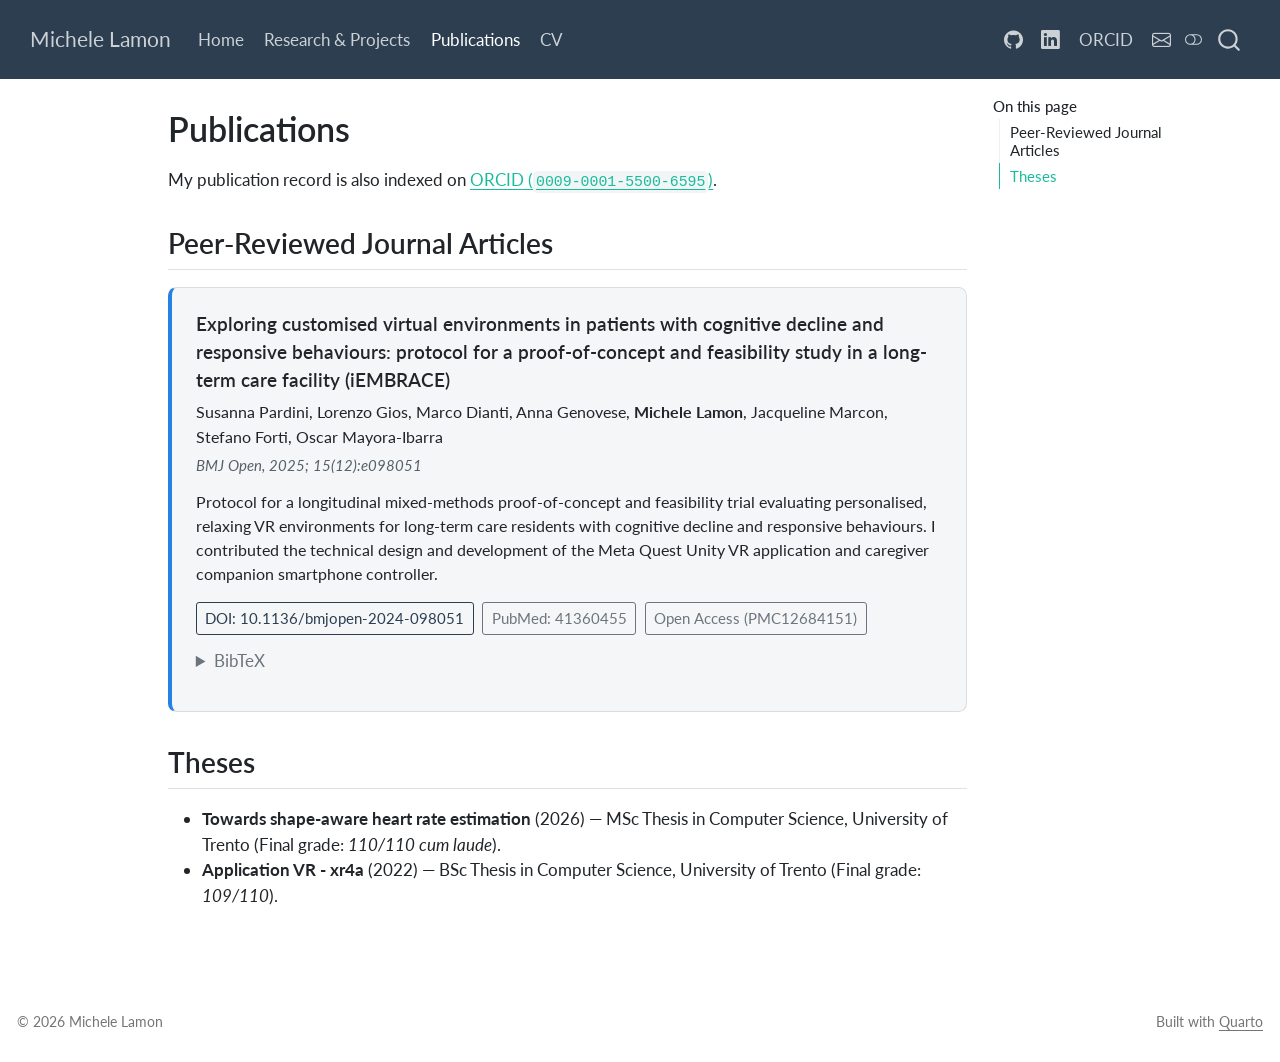
<file: publications.html>
<!DOCTYPE html>
<html xmlns="http://www.w3.org/1999/xhtml" lang="en" xml:lang="en"><head>

<meta charset="utf-8">
<meta name="generator" content="quarto-1.11.9">

<meta name="viewport" content="width=device-width, initial-scale=1.0, user-scalable=yes">


<title>Publications – Michele Lamon</title>
<style>
/* Default styles provided by pandoc.
** See https://pandoc.org/MANUAL.html#variables-for-html for config info.
*/
span.smallcaps{font-variant: small-caps;}
div.columns{display: flex; gap: 1.5em;}
div.column{flex: auto;}
@media screen {
div.columns{gap: min(4vw, 1.5em);}
div.column{overflow-x: auto;}
}
div.hanging-indent{margin-left: 1.5em; text-indent: -1.5em;}
ul.task-list{list-style: none;}
ul.task-list li input[type="checkbox"] {
  width: 0.8em;
  margin: 0 0.8em 0.2em -1em; /* quarto-specific, see https://github.com/quarto-dev/quarto-cli/issues/4556 */ 
  vertical-align: middle;
}
</style>


<script src="site_libs/quarto-nav/quarto-nav.js"></script>
<script src="site_libs/quarto-nav/headroom.min.js"></script>
<script src="site_libs/clipboard/clipboard.min.js"></script>
<script src="site_libs/quarto-search/autocomplete.umd.js"></script>
<script src="site_libs/quarto-search/fuse.min.js"></script>
<script src="site_libs/quarto-search/quarto-search.js"></script>
<meta name="quarto:offset" content="./">
<script src="site_libs/quarto-html/quarto.js" type="module"></script>
<script src="site_libs/quarto-html/tabsets/tabsets.js" type="module"></script>
<script src="site_libs/quarto-html/scrollable-regions/scrollable-regions.js" type="module"></script>
<script src="site_libs/quarto-html/popper.min.js"></script>
<script src="site_libs/quarto-html/tippy.umd.min.js"></script>
<script src="site_libs/quarto-html/anchor.min.js"></script>
<link href="site_libs/quarto-html/tippy.css" rel="stylesheet">
<link href="site_libs/quarto-html/quarto-syntax-highlighting-63b5708e65d6cd79cd7618c58d0c21e7.css" rel="stylesheet" class="quarto-color-scheme" id="quarto-text-highlighting-styles">
<link href="site_libs/quarto-html/quarto-syntax-highlighting-dark-447e42e69aaa9833c0ba1b986f430b20.css" rel="stylesheet" class="quarto-color-scheme quarto-color-alternate" id="quarto-text-highlighting-styles">
<link href="site_libs/quarto-html/quarto-syntax-highlighting-63b5708e65d6cd79cd7618c58d0c21e7.css" rel="stylesheet" class="quarto-color-scheme-extra" id="quarto-text-highlighting-styles">
<script src="site_libs/bootstrap/bootstrap.min.js"></script>
<link href="site_libs/bootstrap/bootstrap-icons.css" rel="stylesheet">
<link href="site_libs/bootstrap/bootstrap-2204aace14fee31056958f356ac18f57.min.css" rel="stylesheet" append-hash="true" class="quarto-color-scheme" id="quarto-bootstrap" data-mode="light">
<link href="site_libs/bootstrap/bootstrap-dark-c1afb647e6504aed1ecd096a1ed45b6d.min.css" rel="stylesheet" append-hash="true" class="quarto-color-scheme quarto-color-alternate" id="quarto-bootstrap" data-mode="dark">
<link href="site_libs/bootstrap/bootstrap-2204aace14fee31056958f356ac18f57.min.css" rel="stylesheet" append-hash="true" class="quarto-color-scheme-extra" id="quarto-bootstrap" data-mode="light">
<script id="quarto-search-options" type="application/json">{
  "location": "navbar",
  "copy-button": false,
  "collapse-after": 3,
  "panel-placement": "end",
  "type": "overlay",
  "limit": 50,
  "keyboard-shortcut": [
    "f",
    "/",
    "s"
  ],
  "show-item-context": false,
  "language": {
    "search-no-results-text": "No results",
    "search-matching-documents-text": "matching documents",
    "search-copy-link-title": "Copy link to search",
    "search-hide-matches-text": "Hide additional matches",
    "search-more-match-text": "more match in this document",
    "search-more-matches-text": "more matches in this document",
    "search-clear-button-title": "Clear",
    "search-text-placeholder": "",
    "search-detached-cancel-button-title": "Cancel",
    "search-submit-button-title": "Submit",
    "search-label": "Search"
  }
}</script>
<style>html{ scroll-behavior: smooth; }</style>


<link rel="stylesheet" href="styles.css">
</head>

<body class="nav-fixed quarto-light"><a id="quarto-skip-link" class="visually-hidden-focusable" href="#quarto-document-content">Skip to main content</a><script id="quarto-html-before-body" type="application/javascript">
    const toggleBodyColorMode = (bsSheetEl) => {
      const mode = bsSheetEl.getAttribute("data-mode");
      const bodyEl = window.document.querySelector("body");
      if (mode === "dark") {
        bodyEl.classList.add("quarto-dark");
        bodyEl.classList.remove("quarto-light");
      } else {
        bodyEl.classList.add("quarto-light");
        bodyEl.classList.remove("quarto-dark");
      }
    }
    const toggleBodyColorPrimary = () => {
      const bsSheetEl = window.document.querySelector("link#quarto-bootstrap:not([rel=disabled-stylesheet])");
      if (bsSheetEl) {
        toggleBodyColorMode(bsSheetEl);
      }
    }
    const setColorSchemeToggle = (alternate) => {
      const toggles = window.document.querySelectorAll('.quarto-color-scheme-toggle');
      for (let i=0; i < toggles.length; i++) {
        const toggle = toggles[i];
        if (toggle) {
          toggle.setAttribute("aria-checked", alternate ? "true" : "false");
          if (alternate) {
            toggle.classList.add("alternate");
          } else {
            toggle.classList.remove("alternate");
          }
        }
      }
    };
    const toggleColorMode = (alternate) => {
      // Switch the stylesheets
      const primaryStylesheets = window.document.querySelectorAll('link.quarto-color-scheme:not(.quarto-color-alternate)');
      const alternateStylesheets = window.document.querySelectorAll('link.quarto-color-scheme.quarto-color-alternate');
      manageTransitions('#quarto-margin-sidebar .nav-link', false);
      if (alternate) {
        // note: dark is layered on light, we don't disable primary!
        enableStylesheet(alternateStylesheets);
        for (const sheetNode of alternateStylesheets) {
          if (sheetNode.id === "quarto-bootstrap") {
            toggleBodyColorMode(sheetNode);
          }
        }
      } else {
        disableStylesheet(alternateStylesheets);
        enableStylesheet(primaryStylesheets)
        toggleBodyColorPrimary();
      }
      manageTransitions('#quarto-margin-sidebar .nav-link', true);
      // Switch the toggles
      setColorSchemeToggle(alternate)
    }
    // Hack to workaround the fact that safari doesn't
    // properly recolor the scrollbar when toggling (#1455).
    // Not run on load: stylesheets are set before first paint there, and
    // scrolling would undo the scroll to a URL fragment (#14973).
    // The one pixel nudge keeps the reader where they were.
    const refreshSafariScrollbar = () => {
      if (navigator.userAgent.indexOf('Safari') > 0 && navigator.userAgent.indexOf('Chrome') == -1) {
        manageTransitions("body", false);
        const scrollY = window.scrollY;
        window.scrollTo(0, scrollY > 0 ? scrollY - 1 : 1);
        setTimeout(() => {
          window.scrollTo(0, scrollY);
          manageTransitions("body", true);
        }, 40);
      }
    }
    const disableStylesheet = (stylesheets) => {
      for (let i=0; i < stylesheets.length; i++) {
        const stylesheet = stylesheets[i];
        stylesheet.rel = 'disabled-stylesheet';
      }
    }
    const enableStylesheet = (stylesheets) => {
      for (let i=0; i < stylesheets.length; i++) {
        const stylesheet = stylesheets[i];
        if(stylesheet.rel !== 'stylesheet') { // for Chrome, which will still FOUC without this check
          stylesheet.rel = 'stylesheet';
        }
      }
    }
    const manageTransitions = (selector, allowTransitions) => {
      const els = window.document.querySelectorAll(selector);
      for (let i=0; i < els.length; i++) {
        const el = els[i];
        if (allowTransitions) {
          el.classList.remove('notransition');
        } else {
          el.classList.add('notransition');
        }
      }
    }
    const isFileUrl = () => {
      return window.location.protocol === 'file:';
    }
    const hasAlternateSentinel = () => {
      let styleSentinel = getColorSchemeSentinel();
      if (styleSentinel !== null) {
        return styleSentinel === "alternate";
      } else {
        return false;
      }
    }
    const setStyleSentinel = (alternate) => {
      const value = alternate ? "alternate" : "default";
      if (!isFileUrl()) {
        window.localStorage.setItem("quarto-color-scheme", value);
      } else {
        localAlternateSentinel = value;
      }
    }
    const getColorSchemeSentinel = () => {
      if (!isFileUrl()) {
        const storageValue = window.localStorage.getItem("quarto-color-scheme");
        return storageValue != null ? storageValue : localAlternateSentinel;
      } else {
        return localAlternateSentinel;
      }
    }
    const toggleGiscusIfUsed = (isAlternate, darkModeDefault) => {
      const baseTheme = document.querySelector('#giscus-base-theme')?.value ?? 'light';
      const alternateTheme = document.querySelector('#giscus-alt-theme')?.value ?? 'dark';
      let newTheme = '';
      if(authorPrefersDark) {
        newTheme = isAlternate ? baseTheme : alternateTheme;
      } else {
        newTheme = isAlternate ? alternateTheme : baseTheme;
      }
      const changeGiscusTheme = () => {
        // From: https://github.com/giscus/giscus/issues/336
        const sendMessage = (message) => {
          const iframe = document.querySelector('iframe.giscus-frame');
          if (!iframe) return;
          iframe.contentWindow.postMessage({ giscus: message }, 'https://giscus.app');
        }
        sendMessage({
          setConfig: {
            theme: newTheme
          }
        });
      }
      const isGiscussLoaded = window.document.querySelector('iframe.giscus-frame') !== null;
      if (isGiscussLoaded) {
        changeGiscusTheme();
      }
    };
    const authorPrefersDark = false;
    const darkModeDefault = authorPrefersDark;
      document.querySelector('link#quarto-text-highlighting-styles.quarto-color-scheme-extra').rel = 'disabled-stylesheet';
      document.querySelector('link#quarto-bootstrap.quarto-color-scheme-extra').rel = 'disabled-stylesheet';
    let localAlternateSentinel = darkModeDefault ? 'alternate' : 'default';
    // Dark / light mode switch
    window.quartoToggleColorScheme = () => {
      // Read the current dark / light value
      let toAlternate = !hasAlternateSentinel();
      toggleColorMode(toAlternate);
      refreshSafariScrollbar();
      setStyleSentinel(toAlternate);
      toggleGiscusIfUsed(toAlternate, darkModeDefault);
      window.dispatchEvent(new Event('resize'));
    };
    // Switch to dark mode if need be
    if (hasAlternateSentinel()) {
      toggleColorMode(true);
    } else {
      toggleColorMode(false);
    }
  </script>

<div id="quarto-search-results"></div>
  <header id="quarto-header" class="headroom fixed-top">
    <nav class="navbar navbar-expand-lg " data-bs-theme="dark" aria-label="Site">
      <div class="navbar-container container-fluid">
      <div class="navbar-brand-container mx-auto">
    <a class="navbar-brand" href="./index.html">
    <span class="navbar-title">Michele Lamon</span>
    </a>
  </div>
          <button class="navbar-toggler" type="button" data-bs-toggle="collapse" data-bs-target="#navbarCollapse" aria-controls="navbarCollapse" aria-expanded="false" aria-label="Toggle navigation" onclick="if (window.quartoToggleHeadroom) { window.quartoToggleHeadroom(); }">
  <span class="navbar-toggler-icon"></span>
</button>
          <div class="collapse navbar-collapse" id="navbarCollapse">
            <ul class="navbar-nav navbar-nav-scroll me-auto">
  <li class="nav-item">
    <a class="nav-link" href="./index.html"> 
<span class="menu-text">Home</span></a>
  </li>  
  <li class="nav-item">
    <a class="nav-link" href="./research.html"> 
<span class="menu-text">Research &amp; Projects</span></a>
  </li>  
  <li class="nav-item">
    <a class="nav-link active" href="./publications.html" aria-current="page"> 
<span class="menu-text">Publications</span></a>
  </li>  
  <li class="nav-item">
    <a class="nav-link" href="./cv.html"> 
<span class="menu-text">CV</span></a>
  </li>  
</ul>
            <ul class="navbar-nav navbar-nav-scroll ms-auto">
  <li class="nav-item compact">
    <a class="nav-link" href="https://github.com/michelelamon"> <i class="bi bi-github" role="img" aria-label="GitHub">
</i> 
<span class="menu-text"></span></a>
  </li>  
  <li class="nav-item compact">
    <a class="nav-link" href="https://www.linkedin.com/in/michele-lamon/"> <i class="bi bi-linkedin" role="img" aria-label="LinkedIn">
</i> 
<span class="menu-text"></span></a>
  </li>  
  <li class="nav-item">
    <a class="nav-link" href="https://orcid.org/0009-0001-5500-6595"> 
<span class="menu-text">ORCID</span></a>
  </li>  
  <li class="nav-item compact">
    <a class="nav-link" href="mailto:mlamon@fbk.eu"> <i class="bi bi-envelope" role="img" aria-label="Email">
</i> 
<span class="menu-text"></span></a>
  </li>  
</ul>
          </div> <!-- /navcollapse -->
            <div class="quarto-navbar-tools">
  <button type="button" role="switch" aria-checked="false" class="quarto-color-scheme-toggle quarto-navigation-tool  px-1" onclick="window.quartoToggleColorScheme(); return false;" title="Toggle dark mode" aria-label="Toggle dark mode"><i class="bi"></i></button>
</div>
            <div id="quarto-search" class="" title="Search"></div>
      </div> <!-- /container-fluid -->
    </nav>
</header>
<!-- content -->
<div id="quarto-content" class="quarto-container page-columns page-rows-contents page-layout-article page-navbar">
<!-- sidebar -->
<!-- margin-sidebar -->
    <div id="quarto-margin-sidebar" class="sidebar margin-sidebar">
        <nav id="TOC" role="doc-toc" aria-labelledby="toc-title" class="toc-active">
    <h2 id="toc-title">On this page</h2>
   
  <ul>
  <li><a href="#peer-reviewed-journal-articles" id="toc-peer-reviewed-journal-articles" class="nav-link active" data-scroll-target="#peer-reviewed-journal-articles">Peer-Reviewed Journal Articles</a></li>
  <li><a href="#theses" id="toc-theses" class="nav-link" data-scroll-target="#theses">Theses</a></li>
  </ul>
</nav>
    </div>
<!-- main -->
<main class="content" id="quarto-document-content" tabindex="-1">


<header id="title-block-header" class="quarto-title-block default">
<div class="quarto-title">
<h1 class="title">Publications</h1>
</div>



<div class="quarto-title-meta">

    
  
    
  </div>
  


</header>


<p>My publication record is also indexed on <a href="https://orcid.org/0009-0001-5500-6595">ORCID (<code>0009-0001-5500-6595</code>)</a>.</p>
<!-- Note: references.bib is maintained in the repository so Quarto's automatic {#refs} rendering can be enabled as the publication list grows. -->
<section id="peer-reviewed-journal-articles" class="level2">
<h2 class="anchored" data-anchor-id="peer-reviewed-journal-articles">Peer-Reviewed Journal Articles</h2>
<div class="pub-card">
  <div class="pub-title">Exploring customised virtual environments in patients with cognitive decline and responsive behaviours: protocol for a proof-of-concept and feasibility study in a long-term care facility (iEMBRACE)</div>
  <div class="pub-authors">Susanna Pardini, Lorenzo Gios, Marco Dianti, Anna Genovese, <strong>Michele Lamon</strong>, Jacqueline Marcon, Stefano Forti, Oscar Mayora-Ibarra</div>
  <div class="pub-venue">BMJ Open, 2025; 15(12):e098051</div>
  <div class="pub-summary">
    Protocol for a longitudinal mixed-methods proof-of-concept and feasibility trial evaluating personalised, relaxing VR environments for long-term care residents with cognitive decline and responsive behaviours. I contributed the technical design and development of the Meta Quest Unity VR application and caregiver companion smartphone controller.
  </div>
  <div class="pub-links">
    <a class="btn btn-sm btn-outline-primary" href="https://doi.org/10.1136/bmjopen-2024-098051" target="_blank" rel="noopener">DOI: 10.1136/bmjopen-2024-098051</a>
    <a class="btn btn-sm btn-outline-secondary" href="https://pubmed.ncbi.nlm.nih.gov/41360455/" target="_blank" rel="noopener">PubMed: 41360455</a>
    <a class="btn btn-sm btn-outline-secondary" href="https://pmc.ncbi.nlm.nih.gov/articles/PMC12684151/" target="_blank" rel="noopener">Open Access (PMC12684151)</a>
  </div>
  <details>
    <summary>BibTeX</summary>
<pre class="pub-bibtex"><code>@article{pardini2025iembrace,
  author  = {Pardini, Susanna and Gios, Lorenzo and Dianti, Marco and Genovese, Anna and Lamon, Michele and Marcon, Jacqueline and Forti, Stefano and Mayora-Ibarra, Oscar},
  title   = {Exploring customised virtual environments in patients with cognitive decline and responsive behaviours: protocol for a proof-of-concept and feasibility study in a long-term care facility ({iEMBRACE})},
  journal = {BMJ Open},
  year    = {2025},
  volume  = {15},
  number  = {12},
  pages   = {e098051},
  doi     = {10.1136/bmjopen-2024-098051},
  pmid    = {41360455},
  pmcid   = {PMC12684151}
}</code></pre>
  </details>
</div>
</section>
<section id="theses" class="level2">
<h2 class="anchored" data-anchor-id="theses">Theses</h2>
<ul>
<li><strong>Towards shape-aware heart rate estimation</strong> (2026) — MSc Thesis in Computer Science, University of Trento (Final grade: <em>110/110 cum laude</em>).</li>
<li><strong>Application VR - xr4a</strong> (2022) — BSc Thesis in Computer Science, University of Trento (Final grade: <em>109/110</em>).</li>
</ul>


</section>

</main> <!-- /main -->
<script id="quarto-html-after-body" type="application/javascript">
  window.document.addEventListener("DOMContentLoaded", function (event) {
    // Ensure there is a toggle, if there isn't float one in the top right
    if (window.document.querySelector('.quarto-color-scheme-toggle') === null) {
      const toggle = window.document.createElement('button');
      toggle.type = "button";
      toggle.setAttribute("role", "switch");
      toggle.setAttribute("aria-checked", "false");
      toggle.classList.add('top-right');
      toggle.classList.add('quarto-color-scheme-toggle');
      toggle.setAttribute("aria-label", "Toggle dark mode");
      toggle.onclick = function() { try { window.quartoToggleColorScheme(); } catch {} return false; };
      const i = window.document.createElement("i");
      i.classList.add('bi');
      toggle.appendChild(i);
      // Put the toggle in a landmark of its own, so that landmark navigation
      // can reach it.
      //
      // The container is always a fresh direct child of body, and the toggle is
      // never moved into page furniture that the theme or the author controls.
      // The toggle is positioned against the page, so any ancestor that
      // establishes a containing block captures it: a positioned element or a
      // grid for position: absolute, and transform, filter, will-change or
      // contain for position: fixed. A direct child of body has none of these
      // to inherit, and the shift when one appears is silent and visual.
      //
      // ARIA says a document should have at most one banner, and axe reports a
      // duplicate whether or not the banners carry distinct labels. So use a
      // header when the page has no banner yet, and a named region otherwise.
      //
      // A header is a banner wherever it sits, unless it is inside sectioning
      // content, so this cannot just look at the children of body: a custom
      // page layout wraps the title block header in a plain div. An explicit
      // role="banner" always counts.
      const sectioning = 'article, aside, main, nav, section, [role="article"], [role="complementary"], [role="main"], [role="navigation"], [role="region"]';
      const hasBanner = Array.from(
        window.document.querySelectorAll('header:not([role]), [role="banner"]')
      ).some(function(el) {
        return el.hasAttribute("role") || el.closest(sectioning) === null;
      });
      const container = window.document.createElement(hasBanner ? "div" : "header");
      if (hasBanner) {
        container.setAttribute("role", "region");
        container.setAttribute("aria-label", "Toggle dark mode");
      }
      container.classList.add('quarto-color-scheme-toggle-container');
      container.appendChild(toggle);
      window.document.body.appendChild(container);
    }
    setColorSchemeToggle(hasAlternateSentinel())
    const icon = "";
    const anchorJS = new window.AnchorJS();
    anchorJS.options = {
      placement: 'right',
      icon: icon
    };
    anchorJS.add('.anchored');
    const isCodeAnnotation = (el) => {
      for (const clz of el.classList) {
        if (clz.startsWith('code-annotation-')) {                     
          return true;
        }
      }
      return false;
    }
    const onCopySuccess = function(e) {
      // button target
      const button = e.trigger;
      // don't keep focus
      button.blur();
      // flash "checked"
      button.classList.add('code-copy-button-checked');
      var currentTitle = button.getAttribute("title");
      button.setAttribute("title", "Copied!");
      let tooltip;
      if (window.bootstrap) {
        button.setAttribute("data-bs-toggle", "tooltip");
        button.setAttribute("data-bs-placement", "left");
        button.setAttribute("data-bs-title", "Copied!");
        tooltip = new bootstrap.Tooltip(button, 
          { trigger: "manual", 
            customClass: "code-copy-button-tooltip",
            offset: [0, -8]});
        tooltip.show();    
      }
      setTimeout(function() {
        if (tooltip) {
          tooltip.hide();
          button.removeAttribute("data-bs-title");
          button.removeAttribute("data-bs-toggle");
          button.removeAttribute("data-bs-placement");
        }
        button.setAttribute("title", currentTitle);
        button.classList.remove('code-copy-button-checked');
      }, 1000);
      // clear code selection
      e.clearSelection();
    }
    const getTextToCopy = function(trigger) {
      const outerScaffold = trigger.parentElement.cloneNode(true);
      const codeEl = outerScaffold.querySelector('code');
      for (const childEl of codeEl.children) {
        if (isCodeAnnotation(childEl)) {
          childEl.remove();
        }
      }
      return codeEl.innerText;
    }
    const clipboard = new window.ClipboardJS('.code-copy-button:not([data-in-quarto-modal])', {
      text: getTextToCopy
    });
    clipboard.on('success', onCopySuccess);
    if (window.document.getElementById('quarto-embedded-source-code-modal')) {
      const clipboardModal = new window.ClipboardJS('.code-copy-button[data-in-quarto-modal]', {
        text: getTextToCopy,
        container: window.document.getElementById('quarto-embedded-source-code-modal')
      });
      clipboardModal.on('success', onCopySuccess);
    }
      var localhostRegex = new RegExp(/^(?:http|https):\/\/localhost\:?[0-9]*\//);
      var mailtoRegex = new RegExp(/^mailto:/);
        var filterRegex = new RegExp("https:\/\/michelelamon\.github\.io");
      const newWindowLabel = "(opens in a new tab)";
      const newWindowNoteId = "quarto-ext-newwindow-label";
      // Links reference one hidden label through aria-describedby, so the
      // announcement never changes their accessible name.
      var describeNewWindow = (link) => {
        if (!window.document.getElementById(newWindowNoteId)) {
          var newWindowNote = window.document.createElement("span");
          newWindowNote.id = newWindowNoteId;
          newWindowNote.hidden = true;
          newWindowNote.textContent = newWindowLabel;
          window.document.body.appendChild(newWindowNote);
        }
        var describedBy = (link.getAttribute("aria-describedby") || "").split(/\s+/).filter(Boolean);
        if (!describedBy.includes(newWindowNoteId)) {
          describedBy.push(newWindowNoteId);
          link.setAttribute("aria-describedby", describedBy.join(" "));
        }
      }
      var isInternal = (href) => {
          return filterRegex.test(href) || localhostRegex.test(href) || mailtoRegex.test(href);
      }
      // Inspect non-navigation links and adorn them if external
      window.quartoDecorateExternalLinks = function (root) {
     var links = (root || window.document).querySelectorAll('a[href]:not(.nav-link):not(.navbar-brand):not(.toc-action):not(.sidebar-link):not(.sidebar-item-toggle):not(.pagination-link):not(.no-external):not([aria-hidden]):not(.dropdown-item):not(.quarto-navigation-tool):not(.about-link)');
      for (var i=0; i<links.length; i++) {
        const link = links[i];
        if (!isInternal(link.href)) {
          // undo the damage that might have been done by quarto-nav.js in the case of
          // links that we want to consider external
          if (link.dataset.originalHref !== undefined) {
            link.href = link.dataset.originalHref;
          }
            // target, if specified
            link.setAttribute("target", "_blank");
            if (link.getAttribute("rel") === null) {
              link.setAttribute("rel", "noopener");
            }
            describeNewWindow(link);
          if (!link.classList.contains('no-external-icon')) {
          }
        }
      }
      };
      window.quartoDecorateExternalLinks(window.document);
    // Esc closes the popup (WCAG 1.4.13) and focus leaving both trigger and
    // popup closes it (WCAG 2.4.11); tippy handles neither for interactive popups.
    const hideOnEscAndFocusOut = {
      name: 'hideOnEscAndFocusOut',
      defaultValue: true,
      fn(instance) {
        const dismiss = () => {
          // A show scheduled by the trigger delay would otherwise reopen it
          instance.clearDelayTimeouts();
          instance.hide();
        };
        const onKeyDown = (event) => {
          if (event.key !== 'Escape') {
            return;
          }
          // Keep Esc from also reaching page handlers (e.g. reveal.js overview),
          // except an open reveal.js slide menu, which Esc should close too.
          // The menu handles keys only when its keyboard option is on.
          const menuHandlesEsc = window.Reveal?.getPlugin?.('menu')?.isOpen() &&
            window.Reveal.getConfig().menu?.keyboard !== false;
          if (!menuHandlesEsc) {
            event.stopPropagation();
          }
          if (instance.popper.contains(window.document.activeElement)) {
            // Disabled while refocusing so the focus trigger does not reopen it
            instance.disable();
            instance.reference.focus();
            instance.enable();
          }
          dismiss();
        };
        const onFocusOut = (event) => {
          const target = event.relatedTarget;
          if (target && !instance.reference.contains(target) &&
              !instance.popper.contains(target)) {
            dismiss();
          }
        };
        // On the trigger too: a click trigger (code-annotations: select) has no
        // blur handling. Attached for the instance's lifetime so leaving the
        // trigger also cancels a show still pending on the trigger delay.
        instance.reference.addEventListener('focusout', onFocusOut);
        return {
          onShow() {
            window.document.addEventListener('keydown', onKeyDown, true);
            instance.popper.addEventListener('focusout', onFocusOut);
          },
          onHide() {
            window.document.removeEventListener('keydown', onKeyDown, true);
            instance.popper.removeEventListener('focusout', onFocusOut);
          },
          onDestroy() {
            instance.reference.removeEventListener('focusout', onFocusOut);
          },
        };
      },
    };
    function tippyHover(el, contentFn, onTriggerFn, onUntriggerFn) {
      const config = {
        allowHTML: true,
        maxWidth: 500,
        delay: 100,
        arrow: false,
        appendTo: function(el) {
            return el.parentElement;
        },
        interactive: true,
        interactiveBorder: 10,
        theme: 'quarto',
        placement: 'bottom-start',
        plugins: [hideOnEscAndFocusOut],
      };
      if (contentFn) {
        config.content = contentFn;
      }
      if (onTriggerFn) {
        config.onTrigger = onTriggerFn;
      }
      if (onUntriggerFn) {
        config.onUntrigger = onUntriggerFn;
      }
      window.tippy(el, config); 
    }
    const noterefs = window.document.querySelectorAll('a[role="doc-noteref"]');
    for (var i=0; i<noterefs.length; i++) {
      const ref = noterefs[i];
      tippyHover(ref, function() {
        // use id or data attribute instead here
        let href = ref.getAttribute('data-footnote-href') || ref.getAttribute('href');
        try { href = new URL(href).hash; } catch {}
        const id = href.replace(/^#\/?/, "");
        const note = window.document.getElementById(id);
        if (note) {
          return note.innerHTML;
        } else {
          return "";
        }
      });
    }
    const xrefs = window.document.querySelectorAll('a.quarto-xref');
    const processXRef = (id, note) => {
      // Strip column container classes
      const stripColumnClz = (el) => {
        el.classList.remove("page-full", "page-columns");
        if (el.children) {
          for (const child of el.children) {
            stripColumnClz(child);
          }
        }
      }
      stripColumnClz(note)
      if (id === null || id.startsWith('sec-')) {
        // Special case sections, only their first couple elements
        const container = document.createElement("div");
        if (note.children && note.children.length > 2) {
          container.appendChild(note.children[0].cloneNode(true));
          for (let i = 1; i < note.children.length; i++) {
            const child = note.children[i];
            if (child.tagName === "P" && child.innerText === "") {
              continue;
            } else {
              container.appendChild(child.cloneNode(true));
              break;
            }
          }
          if (window.Quarto?.typesetMath) {
            window.Quarto.typesetMath(container);
          }
          return container.innerHTML
        } else {
          if (window.Quarto?.typesetMath) {
            window.Quarto.typesetMath(note);
          }
          return note.innerHTML;
        }
      } else {
        // Remove any anchor links if they are present
        const anchorLink = note.querySelector('a.anchorjs-link');
        if (anchorLink) {
          anchorLink.remove();
        }
        if (window.Quarto?.typesetMath) {
          window.Quarto.typesetMath(note);
        }
        if (note.classList.contains("callout")) {
          return note.outerHTML;
        } else {
          return note.innerHTML;
        }
      }
    }
    for (var i=0; i<xrefs.length; i++) {
      const xref = xrefs[i];
      tippyHover(xref, undefined, function(instance) {
        instance.disable();
        let url = xref.getAttribute('href');
        let hash = undefined; 
        if (url.startsWith('#')) {
          hash = url;
        } else {
          try { hash = new URL(url).hash; } catch {}
        }
        if (hash) {
          const id = hash.replace(/^#\/?/, "");
          const note = window.document.getElementById(id);
          if (note !== null) {
            try {
              const html = processXRef(id, note.cloneNode(true));
              instance.setContent(html);
            } finally {
              instance.enable();
              instance.show();
            }
          } else {
            // See if we can fetch this
            fetch(url.split('#')[0])
            .then(res => res.text())
            .then(html => {
              const parser = new DOMParser();
              const htmlDoc = parser.parseFromString(html, "text/html");
              const note = htmlDoc.getElementById(id);
              if (note !== null) {
                const html = processXRef(id, note);
                instance.setContent(html);
              } 
            }).finally(() => {
              instance.enable();
              instance.show();
            });
          }
        } else {
          // See if we can fetch a full url (with no hash to target)
          // This is a special case and we should probably do some content thinning / targeting
          fetch(url)
          .then(res => res.text())
          .then(html => {
            const parser = new DOMParser();
            const htmlDoc = parser.parseFromString(html, "text/html");
            const note = htmlDoc.querySelector('main.content');
            if (note !== null) {
              // This should only happen for chapter cross references
              // (since there is no id in the URL)
              // remove the first header
              if (note.children.length > 0 && note.children[0].tagName === "HEADER") {
                note.children[0].remove();
              }
              const html = processXRef(null, note);
              instance.setContent(html);
            } 
          }).finally(() => {
            instance.enable();
            instance.show();
          });
        }
      }, function(instance) {
      });
    }
        let selectedAnnoteEl;
        const selectorForAnnotation = ( cell, annotation) => {
          let cellAttr = 'data-code-cell="' + cell + '"';
          let lineAttr = 'data-code-annotation="' +  annotation + '"';
          const selector = 'span[' + cellAttr + '][' + lineAttr + ']';
          return selector;
        }
        const selectCodeLines = (annoteEl) => {
          const doc = window.document;
          const targetCell = annoteEl.getAttribute("data-target-cell");
          const targetAnnotation = annoteEl.getAttribute("data-target-annotation");
          const annoteSpan = window.document.querySelector(selectorForAnnotation(targetCell, targetAnnotation));
          const lines = annoteSpan.getAttribute("data-code-lines").split(",");
          const lineIds = lines.map((line) => {
            return targetCell + "-" + line;
          })
          // Each band is positioned against its own containing block, which is
          // not the offsetParent of the lines, so place it from client rects.
          const placeBand = (band, firstEl, lastEl, codeBlock) => {
            const container = band.offsetParent;
            if (container === null) {
              return;
            }
            const containerRect = container.getBoundingClientRect();
            // Reveal.js scales slides with a transform, so convert client
            // pixels back to the CSS pixels of the container.
            const scale = containerRect.height / container.offsetHeight || 1;
            const firstRect = firstEl.getBoundingClientRect();
            const lastRect = lastEl.getBoundingClientRect();
            const top = (firstRect.top - containerRect.top) / scale - container.clientTop + container.scrollTop;
            const height = (lastRect.bottom - firstRect.top) / scale;
            band.style.top = top - 2 + "px";
            band.style.height = height + 4 + "px";
            if (codeBlock) {
              // Without the copy button wrapper, the containing block is wider
              // than the code block, so span the code block explicitly.
              const blockRect = codeBlock.getBoundingClientRect();
              band.style.left = (blockRect.left - containerRect.left) / scale - container.clientLeft + container.scrollLeft + "px";
              band.style.width = blockRect.width / scale + "px";
            }
          };
          if (lineIds.length > 0) {
            const el = window.document.getElementById(lineIds[0]);
            const lastEl = window.document.getElementById(lineIds[lineIds.length - 1]);
            const parent = el.parentElement.parentElement;
            // cook up a div (if necessary) and position it
            let div = window.document.getElementById("code-annotation-line-highlight");
            if (div === null) {
              div = window.document.createElement("div");
              div.setAttribute("id", "code-annotation-line-highlight");
              div.style.position = 'absolute';
              parent.appendChild(div);
            }
            placeBand(div, el, lastEl, parent.closest("div.sourceCode") || parent);
            let gutterDiv = window.document.getElementById("code-annotation-line-highlight-gutter");
            if (gutterDiv === null) {
              gutterDiv = window.document.createElement("div");
              gutterDiv.setAttribute("id", "code-annotation-line-highlight-gutter");
              gutterDiv.style.position = 'absolute';
              const codeCell = window.document.getElementById(targetCell);
              const gutter = codeCell.querySelector('.code-annotation-gutter');
              gutter.appendChild(gutterDiv);
            }
            placeBand(gutterDiv, el, lastEl);
            selectedAnnoteEl = annoteEl;
          }
        };
        const unselectCodeLines = () => {
          const elementsIds = ["code-annotation-line-highlight", "code-annotation-line-highlight-gutter"];
          elementsIds.forEach((elId) => {
            const div = window.document.getElementById(elId);
            if (div) {
              div.remove();
            }
          });
          selectedAnnoteEl = undefined;
        };
          // Handle positioning of the toggle
      window.addEventListener(
        "resize",
        throttle(() => {
          elRect = undefined;
          if (selectedAnnoteEl) {
            selectCodeLines(selectedAnnoteEl);
          }
        }, 10)
      );
      function throttle(fn, ms) {
      let throttle = false;
      let timer;
        return (...args) => {
          if(!throttle) { // first call gets through
              fn.apply(this, args);
              throttle = true;
          } else { // all the others get throttled
              if(timer) clearTimeout(timer); // cancel #2
              timer = setTimeout(() => {
                fn.apply(this, args);
                timer = throttle = false;
              }, ms);
          }
        };
      }
        // Attach click handler to the DT
        const annoteDls = window.document.querySelectorAll('dt[data-target-cell]');
        for (const annoteDlNode of annoteDls) {
          annoteDlNode.addEventListener('click', (event) => {
            const clickedEl = event.target;
            if (clickedEl !== selectedAnnoteEl) {
              unselectCodeLines();
              const activeEl = window.document.querySelector('dt[data-target-cell].code-annotation-active');
              if (activeEl) {
                activeEl.classList.remove('code-annotation-active');
              }
              selectCodeLines(clickedEl);
              clickedEl.classList.add('code-annotation-active');
            } else {
              // Unselect the line
              unselectCodeLines();
              clickedEl.classList.remove('code-annotation-active');
            }
          });
        }
    const findCites = (el) => {
      const parentEl = el.parentElement;
      if (parentEl) {
        const cites = parentEl.dataset.cites;
        if (cites) {
          return {
            el,
            cites: cites.split(' ')
          };
        } else {
          return findCites(el.parentElement)
        }
      } else {
        return undefined;
      }
    };
    var bibliorefs = window.document.querySelectorAll('a[role="doc-biblioref"]');
    for (var i=0; i<bibliorefs.length; i++) {
      const ref = bibliorefs[i];
      const citeInfo = findCites(ref);
      if (citeInfo) {
        tippyHover(citeInfo.el, function() {
          var popup = window.document.createElement('div');
          citeInfo.cites.forEach(function(cite) {
            var citeDiv = window.document.createElement('div');
            citeDiv.classList.add('hanging-indent');
            citeDiv.classList.add('csl-entry');
            var biblioDiv = window.document.getElementById('ref-' + cite);
            if (biblioDiv) {
              citeDiv.innerHTML = biblioDiv.innerHTML;
            }
            popup.appendChild(citeDiv);
          });
          return popup.innerHTML;
        });
      }
    }
  });
  </script>
  <script type="application/javascript">
  window.quartoScrollableRegionsLabels = {"code":"Scrollable code","output":"Scrollable output"};
  </script>
</div> <!-- /content -->
<footer class="footer">
  <div class="nav-footer">
    <div class="nav-footer-left">
<p>© 2026 Michele Lamon</p>
</div>   
    <div class="nav-footer-center">
      &nbsp;
    </div>
    <div class="nav-footer-right">
<p>Built with <a href="https://quarto.org/">Quarto</a></p>
</div>
  </div>
</footer>




<script src="site_libs/quarto-html/zenscroll-min.js"></script>
</body></html>
</file>
<file: site_libs/quarto-html/tippy.css>
.tippy-box[data-animation=fade][data-state=hidden]{opacity:0}[data-tippy-root]{max-width:calc(100vw - 10px)}.tippy-box{position:relative;background-color:#333;color:#fff;border-radius:4px;font-size:14px;line-height:1.4;white-space:normal;outline:0;transition-property:transform,visibility,opacity}.tippy-box[data-placement^=top]>.tippy-arrow{bottom:0}.tippy-box[data-placement^=top]>.tippy-arrow:before{bottom:-7px;left:0;border-width:8px 8px 0;border-top-color:initial;transform-origin:center top}.tippy-box[data-placement^=bottom]>.tippy-arrow{top:0}.tippy-box[data-placement^=bottom]>.tippy-arrow:before{top:-7px;left:0;border-width:0 8px 8px;border-bottom-color:initial;transform-origin:center bottom}.tippy-box[data-placement^=left]>.tippy-arrow{right:0}.tippy-box[data-placement^=left]>.tippy-arrow:before{border-width:8px 0 8px 8px;border-left-color:initial;right:-7px;transform-origin:center left}.tippy-box[data-placement^=right]>.tippy-arrow{left:0}.tippy-box[data-placement^=right]>.tippy-arrow:before{left:-7px;border-width:8px 8px 8px 0;border-right-color:initial;transform-origin:center right}.tippy-box[data-inertia][data-state=visible]{transition-timing-function:cubic-bezier(.54,1.5,.38,1.11)}.tippy-arrow{width:16px;height:16px;color:#333}.tippy-arrow:before{content:"";position:absolute;border-color:transparent;border-style:solid}.tippy-content{position:relative;padding:5px 9px;z-index:1}
</file>
<file: site_libs/quarto-html/quarto-syntax-highlighting-63b5708e65d6cd79cd7618c58d0c21e7.css>
/* quarto syntax highlight colors */
:root {
  --quarto-hl-ot-color: #003B4F;
  --quarto-hl-at-color: #657422;
  --quarto-hl-ss-color: #20794D;
  --quarto-hl-an-color: #5E5E5E;
  --quarto-hl-fu-color: #4758AB;
  --quarto-hl-st-color: #20794D;
  --quarto-hl-cf-color: #003B4F;
  --quarto-hl-op-color: #5E5E5E;
  --quarto-hl-er-color: #AD0000;
  --quarto-hl-bn-color: #AD0000;
  --quarto-hl-al-color: #AD0000;
  --quarto-hl-va-color: #111111;
  --quarto-hl-bu-color: inherit;
  --quarto-hl-ex-color: inherit;
  --quarto-hl-pp-color: #AD0000;
  --quarto-hl-in-color: #5E5E5E;
  --quarto-hl-vs-color: #20794D;
  --quarto-hl-wa-color: #5E5E5E;
  --quarto-hl-do-color: #5E5E5E;
  --quarto-hl-im-color: #00769E;
  --quarto-hl-ch-color: #20794D;
  --quarto-hl-dt-color: #AD0000;
  --quarto-hl-fl-color: #AD0000;
  --quarto-hl-co-color: #5E5E5E;
  --quarto-hl-cv-color: #5E5E5E;
  --quarto-hl-cn-color: #8f5902;
  --quarto-hl-sc-color: #5E5E5E;
  --quarto-hl-dv-color: #AD0000;
  --quarto-hl-kw-color: #003B4F;
}

/* other quarto variables */
:root {
  --quarto-font-monospace: SFMono-Regular, Menlo, Monaco, Consolas, "Liberation Mono", "Courier New", monospace;
}

/* syntax highlight based on Pandoc's rules */
pre > code.sourceCode > span {
  color: #003B4F;
}

code.sourceCode > span {
  color: #003B4F;
}

div.sourceCode,
div.sourceCode pre.sourceCode {
  color: #003B4F;
}

/* Normal */
code span {
  color: #003B4F;
}

/* Alert */
code span.al {
  color: #AD0000;
  font-style: inherit;
}

/* Annotation */
code span.an {
  color: #5E5E5E;
  font-style: inherit;
}

/* Attribute */
code span.at {
  color: #657422;
  font-style: inherit;
}

/* BaseN */
code span.bn {
  color: #AD0000;
  font-style: inherit;
}

/* BuiltIn */
code span.bu {
  font-style: inherit;
}

/* ControlFlow */
code span.cf {
  color: #003B4F;
  font-weight: bold;
  font-style: inherit;
}

/* Char */
code span.ch {
  color: #20794D;
  font-style: inherit;
}

/* Constant */
code span.cn {
  color: #8f5902;
  font-style: inherit;
}

/* Comment */
code span.co {
  color: #5E5E5E;
  font-style: inherit;
}

/* CommentVar */
code span.cv {
  color: #5E5E5E;
  font-style: italic;
}

/* Documentation */
code span.do {
  color: #5E5E5E;
  font-style: italic;
}

/* DataType */
code span.dt {
  color: #AD0000;
  font-style: inherit;
}

/* DecVal */
code span.dv {
  color: #AD0000;
  font-style: inherit;
}

/* Error */
code span.er {
  color: #AD0000;
  font-style: inherit;
}

/* Extension */
code span.ex {
  font-style: inherit;
}

/* Float */
code span.fl {
  color: #AD0000;
  font-style: inherit;
}

/* Function */
code span.fu {
  color: #4758AB;
  font-style: inherit;
}

/* Import */
code span.im {
  color: #00769E;
  font-style: inherit;
}

/* Information */
code span.in {
  color: #5E5E5E;
  font-style: inherit;
}

/* Keyword */
code span.kw {
  color: #003B4F;
  font-weight: bold;
  font-style: inherit;
}

/* Operator */
code span.op {
  color: #5E5E5E;
  font-style: inherit;
}

/* Other */
code span.ot {
  color: #003B4F;
  font-style: inherit;
}

/* Preprocessor */
code span.pp {
  color: #AD0000;
  font-style: inherit;
}

/* SpecialChar */
code span.sc {
  color: #5E5E5E;
  font-style: inherit;
}

/* SpecialString */
code span.ss {
  color: #20794D;
  font-style: inherit;
}

/* String */
code span.st {
  color: #20794D;
  font-style: inherit;
}

/* Variable */
code span.va {
  color: #111111;
  font-style: inherit;
}

/* VerbatimString */
code span.vs {
  color: #20794D;
  font-style: inherit;
}

/* Warning */
code span.wa {
  color: #5E5E5E;
  font-style: italic;
}

.prevent-inlining {
  content: "</";
}

/*# sourceMappingURL=054cc16b9e9817627be6994582d2ffb5.css.map */
</file>
<file: site_libs/quarto-html/quarto-syntax-highlighting-dark-447e42e69aaa9833c0ba1b986f430b20.css>
/* quarto syntax highlight colors */
:root {
  --quarto-hl-al-color: #f07178;
  --quarto-hl-an-color: #d4d0ab;
  --quarto-hl-at-color: #00e0e0;
  --quarto-hl-bn-color: #d4d0ab;
  --quarto-hl-bu-color: #abe338;
  --quarto-hl-ch-color: #abe338;
  --quarto-hl-co-color: #f8f8f2;
  --quarto-hl-cv-color: #ffd700;
  --quarto-hl-cn-color: #ffd700;
  --quarto-hl-cf-color: #ffa07a;
  --quarto-hl-dt-color: #ffa07a;
  --quarto-hl-dv-color: #d4d0ab;
  --quarto-hl-do-color: #f8f8f2;
  --quarto-hl-er-color: #f07178;
  --quarto-hl-ex-color: #00e0e0;
  --quarto-hl-fl-color: #d4d0ab;
  --quarto-hl-fu-color: #ffa07a;
  --quarto-hl-im-color: #abe338;
  --quarto-hl-in-color: #d4d0ab;
  --quarto-hl-kw-color: #ffa07a;
  --quarto-hl-op-color: #ffa07a;
  --quarto-hl-ot-color: #00e0e0;
  --quarto-hl-pp-color: #dcc6e0;
  --quarto-hl-re-color: #00e0e0;
  --quarto-hl-sc-color: #abe338;
  --quarto-hl-ss-color: #abe338;
  --quarto-hl-st-color: #abe338;
  --quarto-hl-va-color: #00e0e0;
  --quarto-hl-vs-color: #abe338;
  --quarto-hl-wa-color: #dcc6e0;
}

/* other quarto variables */
:root {
  --quarto-font-monospace: SFMono-Regular, Menlo, Monaco, Consolas, "Liberation Mono", "Courier New", monospace;
}

/* syntax highlight based on Pandoc's rules */
pre > code.sourceCode > span {
  color: #f8f8f2;
}

code.sourceCode > span {
  color: #f8f8f2;
}

div.sourceCode,
div.sourceCode pre.sourceCode {
  color: #f8f8f2;
}

/* Normal */
code span {
  color: #f8f8f2;
}

/* Alert */
code span.al {
  color: #f07178;
}

/* Annotation */
code span.an {
  color: #d4d0ab;
}

/* Attribute */
code span.at {
  color: #00e0e0;
}

/* BaseN */
code span.bn {
  color: #d4d0ab;
}

/* BuiltIn */
code span.bu {
  color: #abe338;
}

/* ControlFlow */
code span.cf {
  font-weight: bold;
  color: #ffa07a;
}

/* Char */
code span.ch {
  color: #abe338;
}

/* Constant */
code span.cn {
  color: #ffd700;
}

/* Comment */
code span.co {
  font-style: italic;
  color: #f8f8f2;
}

/* CommentVar */
code span.cv {
  color: #ffd700;
}

/* Documentation */
code span.do {
  color: #f8f8f2;
}

/* DataType */
code span.dt {
  color: #ffa07a;
}

/* DecVal */
code span.dv {
  color: #d4d0ab;
}

/* Error */
code span.er {
  color: #f07178;
  text-decoration: underline;
}

/* Extension */
code span.ex {
  font-weight: bold;
  color: #00e0e0;
}

/* Float */
code span.fl {
  color: #d4d0ab;
}

/* Function */
code span.fu {
  color: #ffa07a;
}

/* Import */
code span.im {
  color: #abe338;
}

/* Information */
code span.in {
  color: #d4d0ab;
}

/* Keyword */
code span.kw {
  font-weight: bold;
  color: #ffa07a;
}

/* Operator */
code span.op {
  color: #ffa07a;
}

/* Other */
code span.ot {
  color: #00e0e0;
}

/* Preprocessor */
code span.pp {
  color: #dcc6e0;
}

/* RegionMarker */
code span.re {
  background-color: #f8f8f2;
  color: #00e0e0;
}

/* SpecialChar */
code span.sc {
  color: #abe338;
}

/* SpecialString */
code span.ss {
  color: #abe338;
}

/* String */
code span.st {
  color: #abe338;
}

/* Variable */
code span.va {
  color: #00e0e0;
}

/* VerbatimString */
code span.vs {
  color: #abe338;
}

/* Warning */
code span.wa {
  color: #dcc6e0;
}

.prevent-inlining {
  content: "</";
}

/*# sourceMappingURL=be8e1111c2b710f7c3a4926ffa2967aa.css.map */
</file>
<file: styles.css>
/* Custom styles with explicit light and dark (body.quarto-dark) variables */

:root {
  --site-surface: #f4f6f8;
  --site-border: #d8dee4;
  --site-text: #212529;
  --site-muted: #57606a;
  --site-accent: #2780e3;
  --site-code-bg: #e9ecef;
}

body.quarto-dark {
  --site-surface: #2b3035;
  --site-border: #495057;
  --site-text: #f0f3f6;
  --site-muted: #adb5bd;
  --site-accent: #4ea1ff;
  --site-code-bg: #1e2226;
}

/* Research interest tags */
.research-tags {
  display: flex;
  flex-wrap: wrap;
  gap: 0.5rem;
  margin: 0.75rem 0 1.25rem;
}

.research-tag {
  display: inline-block;
  padding: 0.3rem 0.75rem;
  font-size: 0.85rem;
  font-weight: 500;
  color: var(--site-text);
  background-color: var(--site-surface);
  border: 1px solid var(--site-border);
  border-radius: 999px;
}

/* Publication cards */
.pub-card {
  padding: 1.25rem 1.4rem;
  margin-bottom: 1.25rem;
  background-color: var(--site-surface);
  border: 1px solid var(--site-border);
  border-left: 4px solid var(--site-accent);
  border-radius: 0.5rem;
  color: var(--site-text);
}

.pub-title {
  font-size: 1.1rem;
  font-weight: 600;
  margin-bottom: 0.4rem;
  color: var(--site-text);
}

.pub-authors {
  font-size: 0.95rem;
  margin-bottom: 0.3rem;
  color: var(--site-text);
}

.pub-venue {
  font-size: 0.9rem;
  font-style: italic;
  color: var(--site-muted);
  margin-bottom: 0.75rem;
}

.pub-summary {
  font-size: 0.95rem;
  margin-bottom: 0.9rem;
  color: var(--site-text);
}

.pub-links {
  display: flex;
  flex-wrap: wrap;
  gap: 0.5rem;
  margin-bottom: 0.75rem;
}

.pub-bibtex {
  margin-top: 0.5rem;
  margin-bottom: 0;
  padding: 0.85rem 1rem;
  font-size: 0.82rem;
  line-height: 1.45;
  color: var(--site-text);
  background-color: var(--site-code-bg);
  border: 1px solid var(--site-border);
  border-radius: 0.375rem;
  overflow-x: auto;
}

/* CV layout */
.cv-item {
  padding-bottom: 1rem;
  margin-bottom: 1.1rem;
  border-bottom: 1px solid var(--site-border);
}

.cv-item:last-child {
  border-bottom: none;
}

.cv-header {
  display: flex;
  justify-content: space-between;
  align-items: baseline;
  flex-wrap: wrap;
  gap: 0.5rem;
}

.cv-role {
  font-weight: 600;
  font-size: 1.05rem;
  color: var(--site-text);
}

.cv-date {
  font-size: 0.9rem;
  color: var(--site-muted);
  white-space: nowrap;
}

.cv-org {
  color: var(--site-muted);
  margin-bottom: 0.4rem;
}

/* Project grid cards hover effect */
.quarto-grid-item {
  transition: transform 0.18s ease, box-shadow 0.18s ease;
}

.quarto-grid-item:hover {
  transform: translateY(-3px);
  box-shadow: 0 0.5rem 1.25rem rgba(0, 0, 0, 0.12);
}

/* Interactive Unity WebGL container */
.unity-stage {
  position: relative;
  width: 100%;
  aspect-ratio: 16 / 9;
  color: var(--site-text);
  background-color: var(--site-surface);
  border: 1px solid var(--site-border);
  border-radius: 0.65rem;
  overflow: hidden;
  display: flex;
  align-items: center;
  justify-content: center;
}

.unity-stage iframe {
  width: 100%;
  height: 100%;
  border: 0;
}

.unity-placeholder {
  text-align: center;
  padding: 2rem;
  max-width: 36rem;
}

.unity-controls {
  display: flex;
  flex-wrap: wrap;
  align-items: center;
  justify-content: space-between;
  gap: 0.75rem;
  margin-top: 0.75rem;
}

/* Homepage responsive profile hero */
.profile-hero {
  display: flow-root;
  margin-top: 0.75rem;
  margin-bottom: 1.75rem;
}

.profile-card-wrap {
  float: right;
  width: 220px;
  max-width: 36%;
  margin: 0.15rem 0 1.25rem 2.25rem;
}

.profile-card {
  position: relative;
  width: 100%;
  aspect-ratio: 1 / 1;
  border-radius: 0.75rem;
  overflow: hidden;
  box-shadow: 0 0.45rem 1.25rem rgba(0, 0, 0, 0.16);
  transform-style: preserve-3d;
  will-change: transform;
}

.profile-card-img {
  display: block;
  width: 100%;
  height: 100%;
  object-fit: cover;
}

.profile-card-canvas {
  position: absolute;
  inset: 0;
  width: 100%;
  height: 100%;
  opacity: 0;
  transition: opacity 0.25s ease;
  pointer-events: none;
}

.profile-card-canvas.is-ready {
  opacity: 1;
}

.profile-card-glare {
  position: absolute;
  inset: 0;
  pointer-events: none;
  opacity: 0;
  transition: opacity 0.25s ease;
}

.profile-gyro-btn {
  position: absolute;
  right: 0.55rem;
  bottom: 0.55rem;
  z-index: 2;
  font-size: 0.7rem;
  line-height: 1.2;
  padding: 0.25rem 0.55rem;
  border-radius: 999px;
  background: rgba(0, 0, 0, 0.58);
  color: #fff;
  border: 1px solid rgba(255, 255, 255, 0.28);
  backdrop-filter: blur(4px);
  cursor: pointer;
}

@media (hover: hover) and (pointer: fine) {
  .profile-gyro-btn {
    display: none !important;
  }
}

.profile-role {
  font-size: 1.05rem;
  color: var(--site-muted);
  margin-bottom: 0.9rem;
  line-height: 1.45;
}

.profile-links {
  display: flex;
  flex-wrap: wrap;
  gap: 0.5rem;
  margin-bottom: 1.15rem;
}

@media (max-width: 767.98px) {
  .profile-card-wrap {
    float: none;
    display: block;
    width: 200px;
    max-width: 70%;
    margin: 0 auto 1.25rem;
  }

  .profile-role {
    text-align: center;
  }

  .profile-links {
    justify-content: center;
  }
}
</file>
